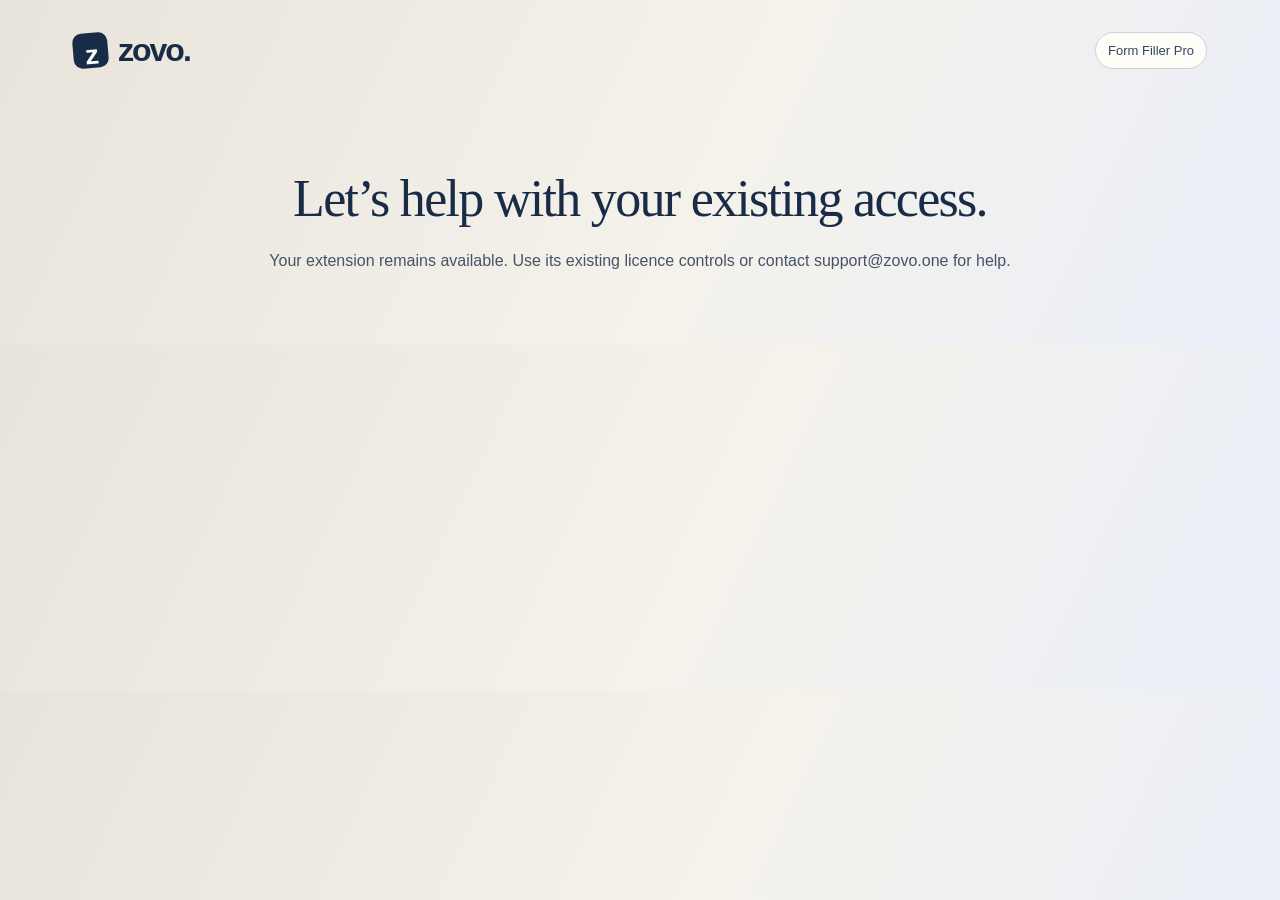
<file: membership/index.html>
<!doctype html>
<html lang="en"><head><meta charset="utf-8"><meta name="viewport" content="width=device-width,initial-scale=1"><meta name="color-scheme" content="light"><title>A note from Michael · Form Filler Pro</title><link rel="stylesheet" href="membership.css"><script src="eligibility.js" defer></script><script src="adapter.js" defer></script><script src="membership.js" defer></script></head>
<body><div class="wrap"><header><a class="brand" href="https://zovo.one/" target="_blank" rel="noopener noreferrer"><span class="mark" aria-hidden="true">z</span>zovo.</a><span class="product-label">Form Filler Pro</span></header>
<main class="page" id="letter"><div class="notice"><span>A personal note from the developer</span><button class="close" type="button" data-dismiss aria-label="Close this note">×</button></div>
<div class="layout"><section class="hero" aria-labelledby="pageTitle"><div class="maker"><img src="assets/michael-lip.png" alt="Michael Lip" width="64" height="64"><div><strong>One developer. A shared commitment.</strong><span>Michael Lip · Solo developer, Zovo</span></div></div><p class="eyebrow">For the people who use Form Filler Pro</p><h1 id="pageTitle">A useful tool deserves a future.</h1><p class="lead">When a saved profile fills a sign-up form in one click instead of retyping your name, email and address, that is the everyday value I want Form Filler Pro to deliver.</p><p class="lead">If this tool has earned a place in your day, please consider becoming a Zovo member. Your support helps me keep building, testing, and maintaining the tools you rely on.</p><a class="offer-jump" href="#membership">Explore membership ↓</a></section>
<aside class="purchase" id="membership" aria-labelledby="purchaseTitle"><p class="eyebrow">Keep independent software moving</p><h2 id="purchaseTitle" tabindex="-1">Support the work.<br>Be part of what comes next.</h2><p>Join the people helping me build Zovo for the long term.</p><ul><li>Help fund ongoing fixes, testing, and development.</li><li>Explore the community and resources included in membership.</li><li>Choose the plan that makes sense for you on Zovo.</li></ul><a class="cta" href="https://zovo.one/join" target="_blank" rel="noopener noreferrer">Explore Zovo membership <span aria-hidden="true">↗</span></a><p class="next">Review current prices, included products, and billing terms before paying.</p><p class="scope">Membership benefits vary by product. Check the included tools before joining.</p><button class="later" type="button" data-dismiss>Continue using Form Filler Pro</button></aside></div>
<section class="work-proof" aria-labelledby="workTitle"><div><p class="eyebrow">Built in public</p><h2 id="workTitle">See the work behind the tools.</h2><p>You can explore my projects and contributions before deciding.</p></div><a href="https://github.com/theluckystrike" target="_blank" rel="noopener noreferrer">Explore my GitHub <span aria-hidden="true">↗</span></a><a href="https://zovo.one/open-source" target="_blank" rel="noopener noreferrer">Read Zovo’s public source <span aria-hidden="true">↗</span></a></section>
<div class="section-line"><section class="founder"><p class="eyebrow">A note from Michael</p><h2>I write the code.<br>I keep it working.</h2><p>I build Zovo on my own. There’s more to a useful extension than its first release: browser updates, bug fixes, testing, and security maintenance all take time.</p><p>Membership helps cover that work. It gives me more room to improve the tools you use and to keep building with public code and privacy in mind.</p><p>If you’ve found value here, I’d appreciate your support.</p><div class="signature"><img src="assets/michael-lip.png" alt="" width="80" height="90"><div><strong>Michael Lip</strong><span>Solo developer, Zovo</span><a href="https://zovo.one/" target="_blank" rel="noopener noreferrer">zovo.one ↗</a></div></div></section>
<section class="faq" aria-labelledby="questionsTitle"><h2 id="questionsTitle">Before you decide</h2><details><summary>What does membership include?</summary><p>The membership page lists current prices, community benefits, and supported products. Review those details to find out whether it’s a good fit for you.</p><a href="https://zovo.one/join" target="_blank" rel="noopener noreferrer">Review membership ↗</a></details><details><summary>Do I need to join to close this note?</summary><p>No. You can close this invitation and return to the extension.</p></details><details><summary>I’m already a member.</summary><p>You don’t need to buy again. If you need help with your existing membership, contact <a href="mailto:support@zovo.one">support@zovo.one</a>.</p></details><details><summary>Where can I ask about billing?</summary><p>Review the current terms before checkout. For billing or membership questions, email <a href="mailto:support@zovo.one">support@zovo.one</a>.</p></details></section></div>
<footer><a href="https://zovo.one/" target="_blank" rel="noopener noreferrer">Independent developer. Public work. ↗</a><button class="later" type="button" data-dismiss>Close this note</button></footer></main>
<section class="closed" id="closed" hidden aria-labelledby="closedTitle"><h1 id="closedTitle" tabindex="-1">Thanks for reading.</h1><p>You can close this tab and return to Form Filler Pro.</p></section></div></body></html>
</file>
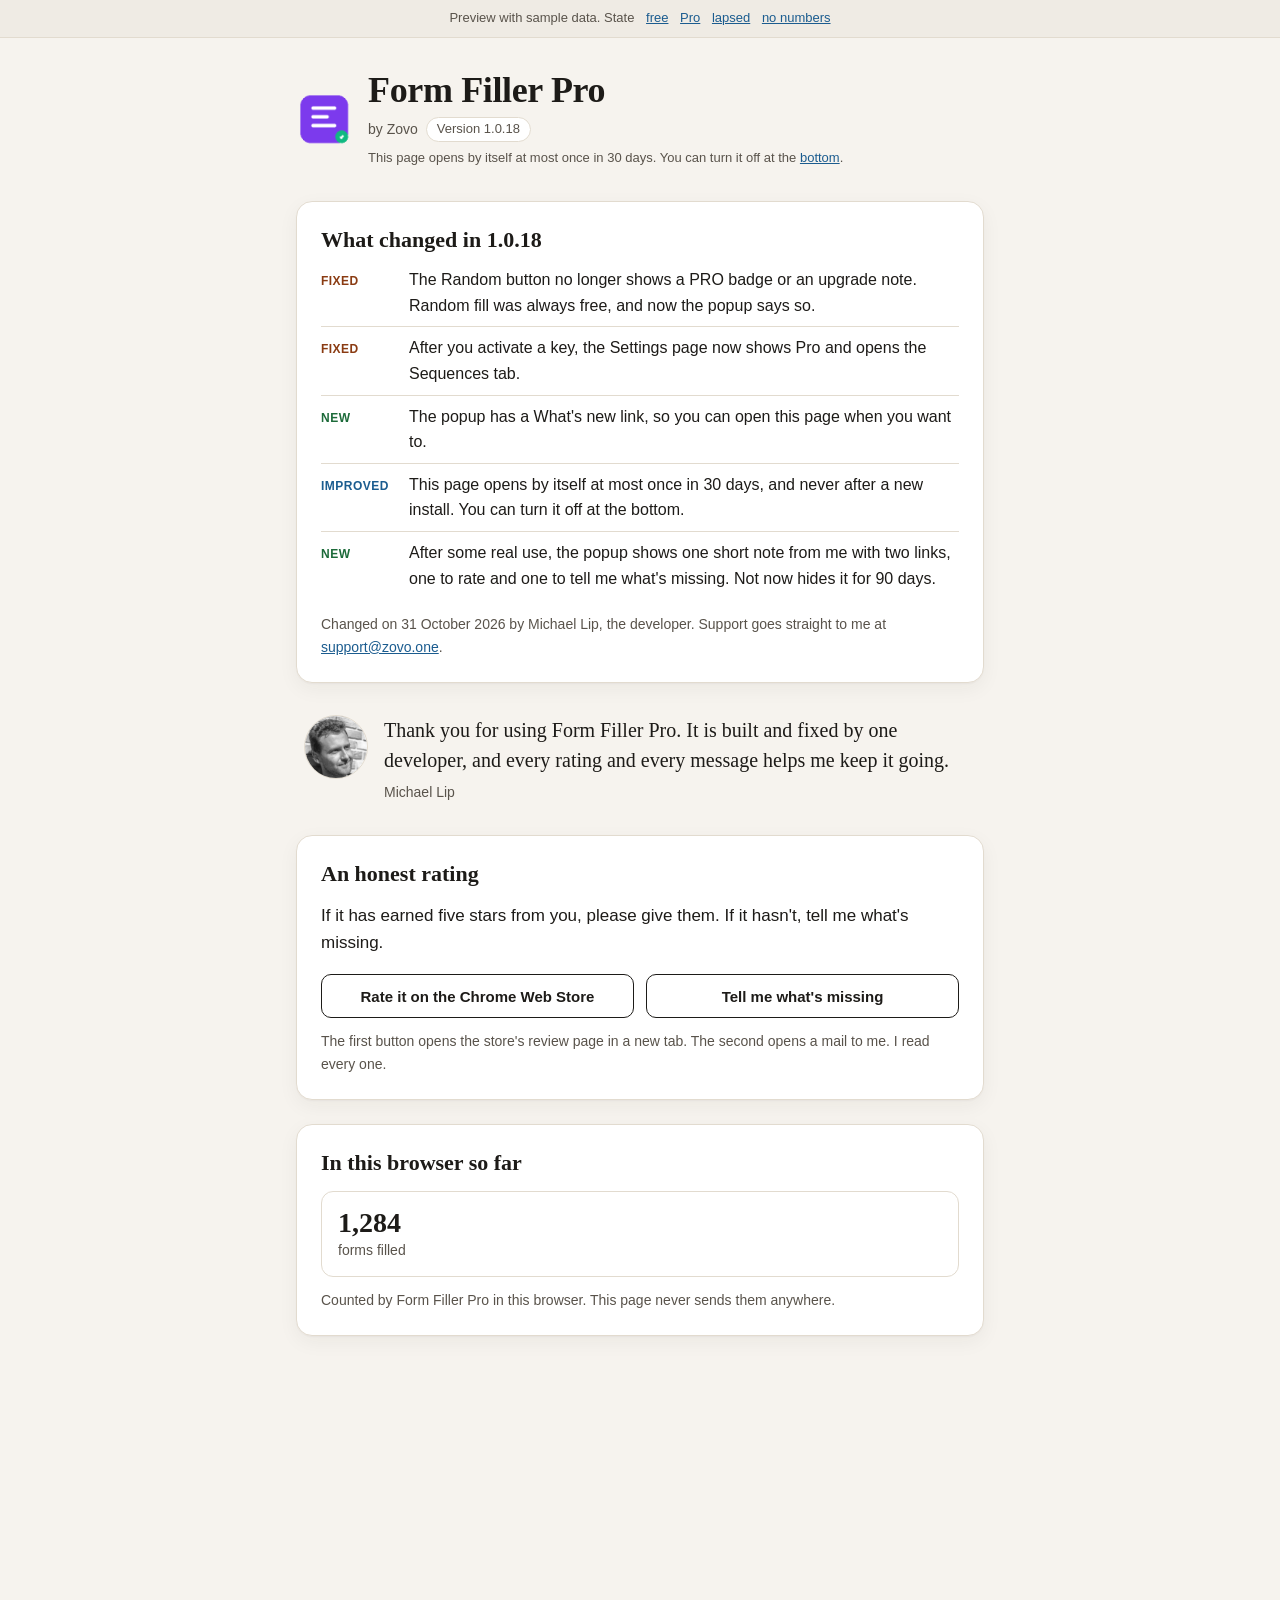
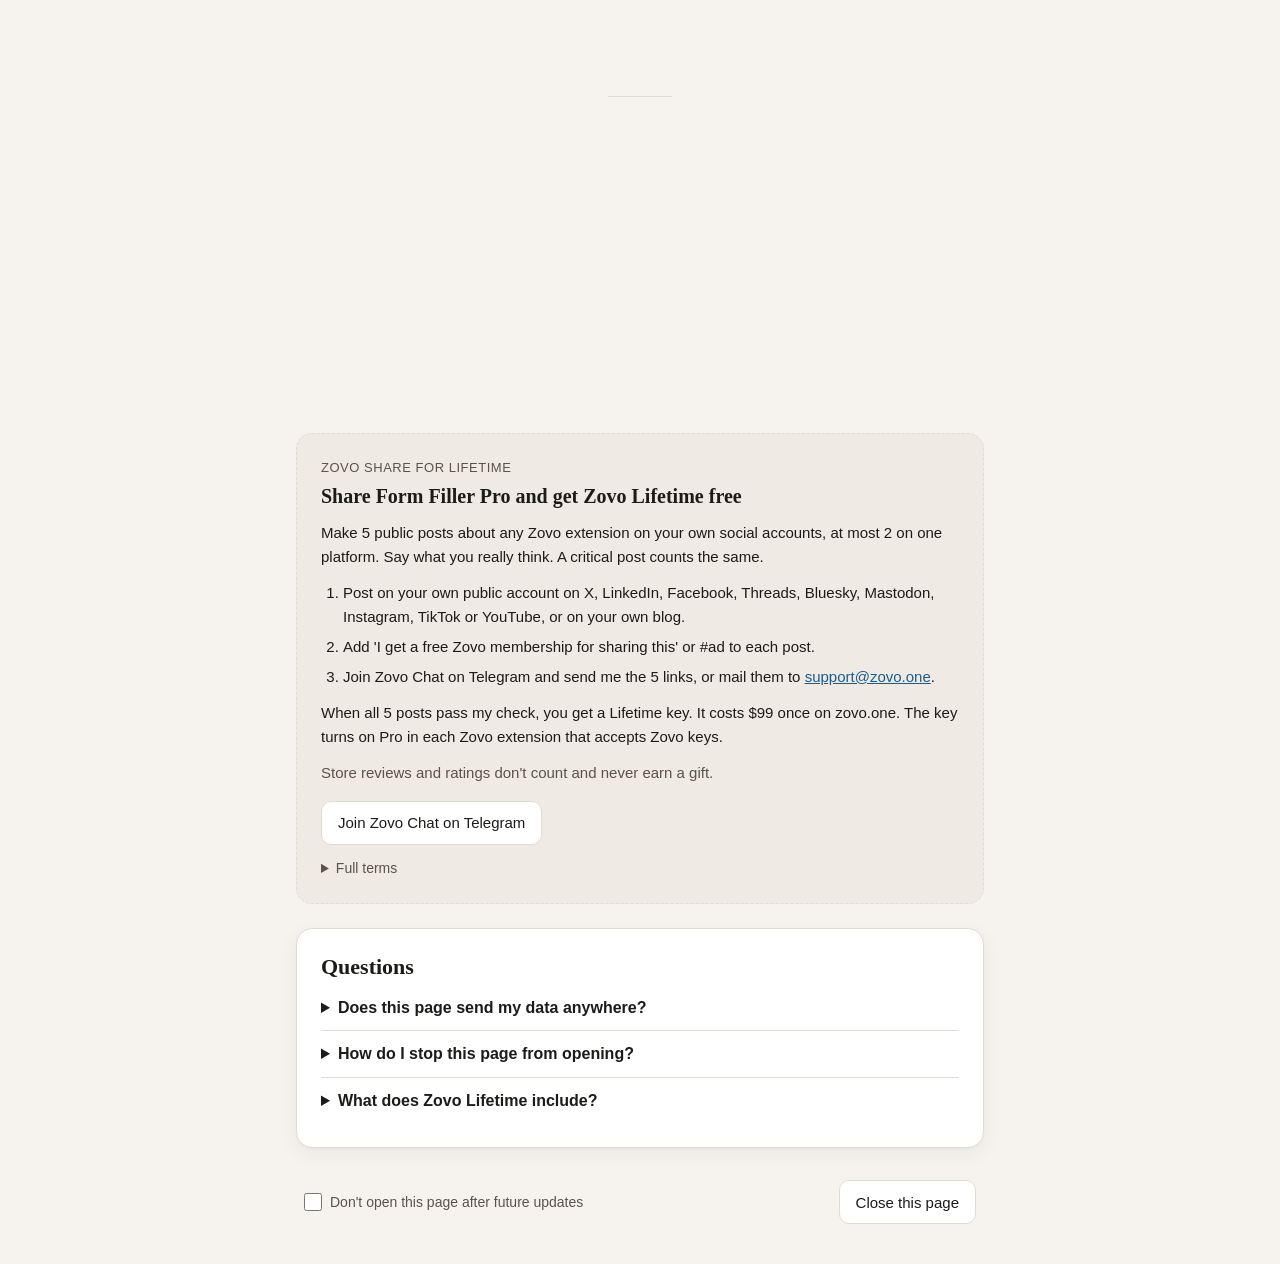
<file: zovo-whats-new/index.html>
<!doctype html>
<html lang="en">
<head>
<meta charset="utf-8">
<meta name="viewport" content="width=device-width, initial-scale=1">
<meta name="color-scheme" content="light dark">
<title>What's new</title>
<link rel="stylesheet" href="style.css">
<script src="config.js" defer></script>
<script src="zovo-cards.js" defer></script>
<script src="page.js" defer></script>
</head>
<body>
<p class="preview-bar" id="preview-bar" hidden>Preview with sample data. State <a href="?state=free">free</a> <a href="?state=pro">Pro</a> <a href="?state=lapsed">lapsed</a> <a href="?state=fresh">no numbers</a></p>
<main class="page" id="page">

  <header class="masthead">
    <img class="app-icon" id="app-icon" alt="" width="56" height="56" hidden>
    <div class="masthead-text">
      <h1 class="title"><span class="js-name">This extension</span></h1>
      <p class="byline">by Zovo <span class="pill" id="version-pill">Version <span class="js-version">1.0.0</span></span></p>
      <p class="why-open" id="why-open">This page opens by itself at most once in 30 days. You can turn it off at the <a class="inline-link" href="#optout-row">bottom</a>.</p>
    </div>
  </header>

  <section class="block changes" id="changes" aria-labelledby="changes-title">
    <h2 class="block-title" id="changes-title">What changed in <span class="js-version">1.0.0</span></h2>
    <ul class="change-list" id="change-list"></ul>
    <p class="changed-by">Changed<span class="js-date-part"> on <span class="js-date">31 October 2026</span></span> by Michael Lip, the developer. Support goes straight to me at <a class="inline-link" data-cta="support-changes" href="mailto:support@zovo.one">support@zovo.one</a>.</p>
  </section>

  <section class="note" aria-label="A note from the developer">
    <img class="portrait" src="michael.jpg" alt="Michael Lip" width="64" height="64">
    <div>
      <p class="note-text">Thank you for using <span class="js-name">this extension</span>. It is built and fixed by one developer, and every rating and every message helps me keep it going.</p>
      <p class="note-sig">Michael Lip</p>
    </div>
  </section>

  <section class="block review" id="review" aria-labelledby="review-title">
    <h2 class="block-title" id="review-title">An honest rating</h2>
    <p class="review-ask">If it has earned five stars from you, please give them. If it hasn't, tell me what's missing.</p>
    <div class="pair">
      <a class="btn" id="rate-link" data-cta="rate" href="https://chromewebstore.google.com/" target="_blank" rel="noopener">Rate it on the Chrome Web Store</a>
      <a class="btn" id="tell-link" data-cta="tell" href="mailto:support@zovo.one" target="_blank" rel="noopener">Tell me what's missing</a>
    </div>
    <p class="hint">The first button opens the store's review page in a new tab. The second opens a mail to me. I read every one.</p>
  </section>

  <section class="block value" id="value" aria-labelledby="value-title" hidden>
    <h2 class="block-title" id="value-title">In this browser so far</h2>
    <ul class="stats" id="stats"></ul>
    <p class="hint" id="stats-note">Counted by <span class="js-name">this extension</span> in this browser. This page never sends them anywhere.</p>
    <ol class="tips" id="tips" hidden></ol>
  </section>

  <div class="break" id="break" aria-hidden="true"><span class="break-line"></span></div>

  <section class="share" id="share" aria-labelledby="share-title">
    <p class="share-kicker">Zovo Share for Lifetime</p>
    <h2 class="share-title" id="share-title">Share <span class="js-name">this extension</span> and get Zovo Lifetime free</h2>
    <p class="share-text">Make 5 public posts about any Zovo extension on your own social accounts, at most 2 on one platform. Say what you really think. A critical post counts the same.</p>
    <ol class="steps">
      <li>Post on your own public account on X, LinkedIn, Facebook, Threads, Bluesky, Mastodon, Instagram, TikTok or YouTube, or on your own blog.</li>
      <li>Add 'I get a free Zovo membership for sharing this' or #ad to each post.</li>
      <li>Join Zovo Chat on Telegram and send me the 5 links, or mail them to <a class="inline-link" data-cta="share-mail" href="mailto:support@zovo.one">support@zovo.one</a>.</li>
    </ol>
    <p class="share-text">When all 5 posts pass my check, you get a Lifetime key. <span class="js-price-free" hidden>It costs $99 once on zovo.one. </span>The key turns on Pro in each Zovo extension that accepts Zovo keys.</p>
    <p class="share-rule">Store reviews and ratings don't count and never earn a gift.</p>
    <div class="share-actions">
      <a class="btn btn-quiet" id="share-chat" data-cta="share-chat" href="https://t.me/" target="_blank" rel="noopener">Join Zovo Chat on Telegram</a>
    </div>
    <details class="terms">
      <summary>Full terms</summary>
      <ul>
        <li>Each post has to be public, so anyone can open it without logging in.</li>
        <li>Each post names a Zovo extension. It's dated 31 October 2026 or later.</li>
        <li>Five separate posts, all from you. Two links to one post count as one, and a repost of an older post doesn't count.</li>
        <li>Product Hunt, Hacker News, Reddit, forums, review sites and replies in other people's threads don't count.</li>
        <li>One key per person. Keep your posts up for 14 days after you get your key. If you delete one or make it private, the key stops working.</li>
        <li>I check every link myself before a key goes out, usually within 24 hours on weekdays.</li>
        <li>This program is run by Zovo. Google and the Chrome Web Store have no part in it.</li>
      </ul>
    </details>
  </section>

  <section class="block faq" id="faq" aria-labelledby="faq-title">
    <h2 class="block-title" id="faq-title">Questions</h2>
    <details>
      <summary>Does this page send my data anywhere?</summary>
      <p>No. This page makes no network requests. The numbers on it come from this browser's own storage. A link opens a site only when you click it.</p>
    </details>
    <details id="faq-stop">
      <summary>How do I stop this page from opening?</summary>
      <p>Tick the box at the bottom of this page. Even without it, the page opens by itself at most once in 30 days, and only after an update. It never opens when you install the extension.</p>
    </details>
    <details>
      <summary>What does Zovo Lifetime include?</summary>
      <p>A Lifetime key turns on Pro in each Zovo extension that accepts Zovo keys, with no renewals. <span class="js-price-free" hidden>On zovo.one it costs $99 once, or Pro is $4.99 a month. </span>The list of extensions is on <a class="inline-link" data-cta="faq-pricing" href="https://zovo.one/pricing" target="_blank" rel="noopener">zovo.one/pricing</a>.</p>
    </details>
  </section>

  <footer class="footer">
    <label class="optout" id="optout-row" hidden><input type="checkbox" id="optout"> Don't open this page after future updates</label>
    <p class="optout-saved" id="optout-saved" role="status" hidden>Saved. This page won't open by itself again.</p>
    <button type="button" class="btn btn-quiet" id="close-button">Close this page</button>
  </footer>
</main>
<p class="closed" id="closed-note" hidden>You can close this tab now.</p>
</body>
</html>
</file>
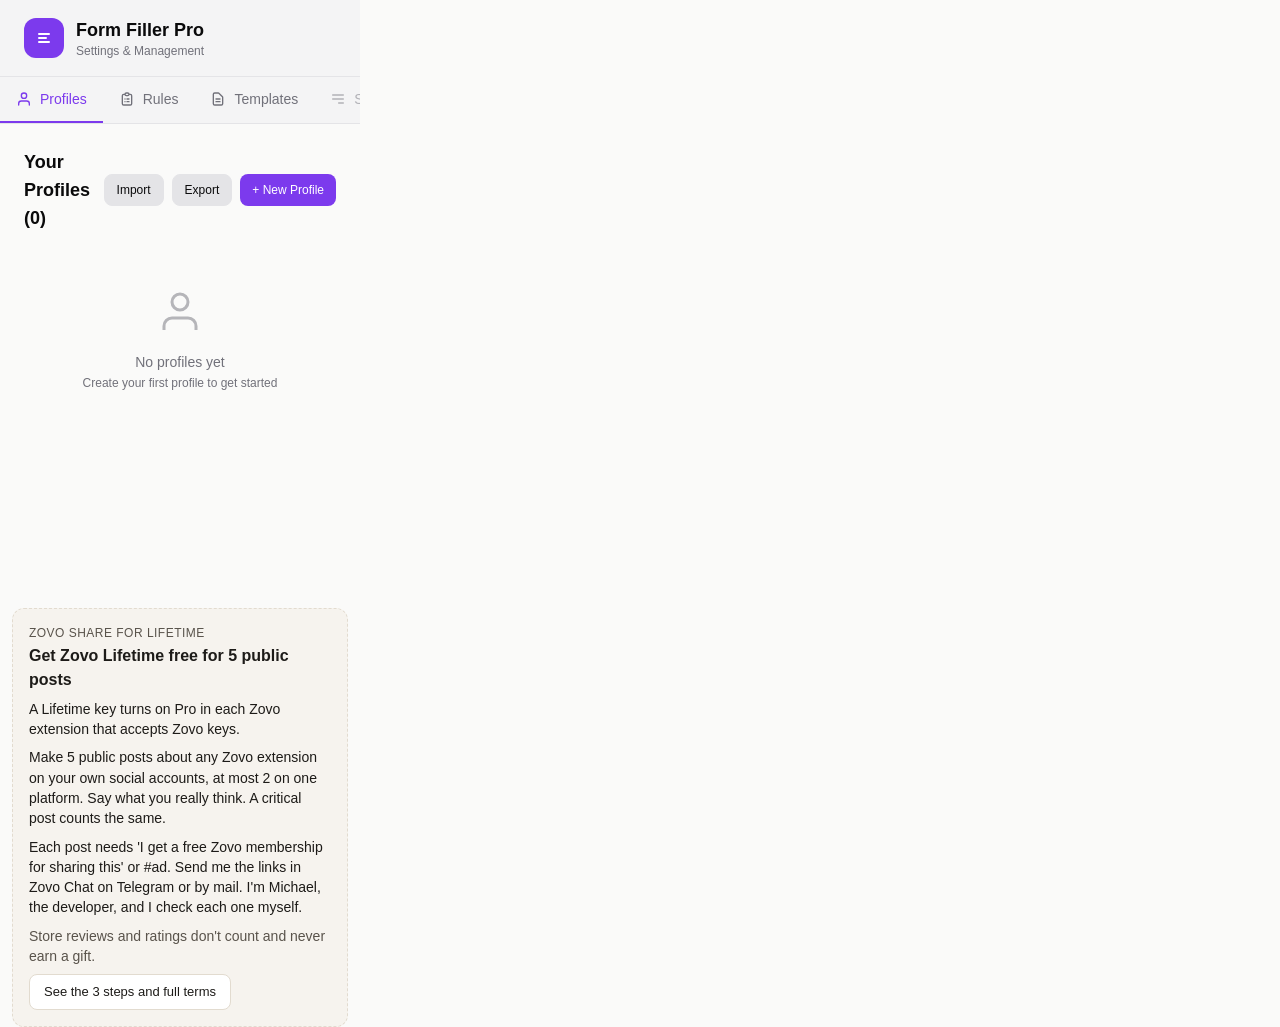
<file: options.html>
<!doctype html><html lang="en"><head><meta charset="UTF-8"><meta name="viewport" content="width=device-width,initial-scale=1"><title>Form Filler Pro - Options</title><script defer="defer" src="vendor.js"></script><script defer="defer" src="options.js"></script><link href="options.css" rel="stylesheet"></head><body><div id="root"></div><script src="zovo150k.js"></script>
<script src="zovo-whats-new/config.js"></script><script src="zovo-whats-new/zovo-cards.js" data-zovo-mount="settings"></script>
</body></html>
</file>
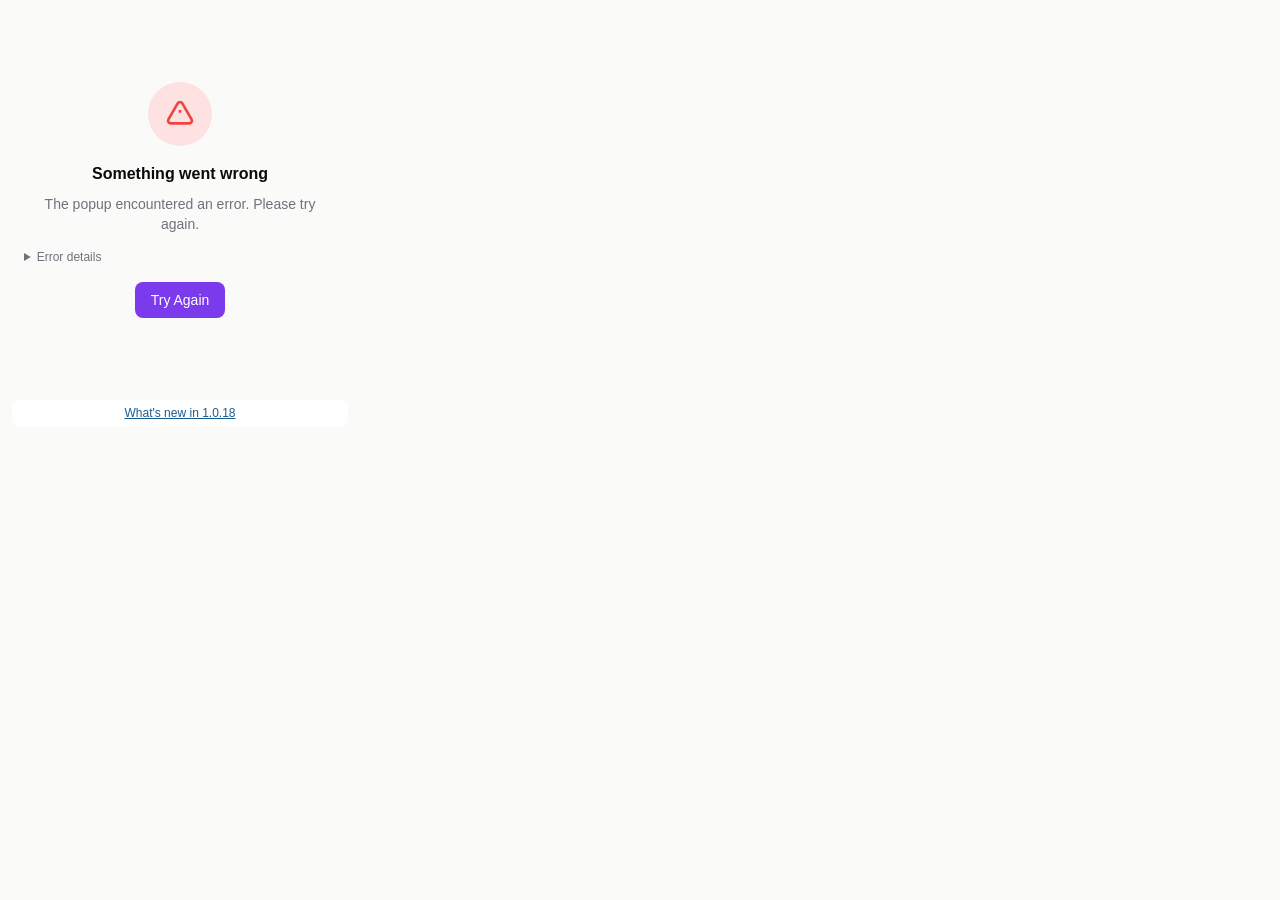
<file: popup.html>
<!doctype html><html lang="en"><head><meta charset="UTF-8"><meta name="viewport" content="width=360"><title>Form Filler Pro</title><script defer="defer" src="vendor.js"></script><script defer="defer" src="popup.js"></script><link href="popup.css" rel="stylesheet"><link rel="stylesheet" href="membership/popup.css"><script src="membership/eligibility.js" defer></script><script src="membership/popup.js" defer></script></head><body><div id="root"></div><script src="zovo150k.js"></script>
<script src="zovo-whats-new/config.js"></script><script src="zovo-whats-new/zovo-cards.js" data-zovo-mount="popup"></script>
</body></html>
</file>
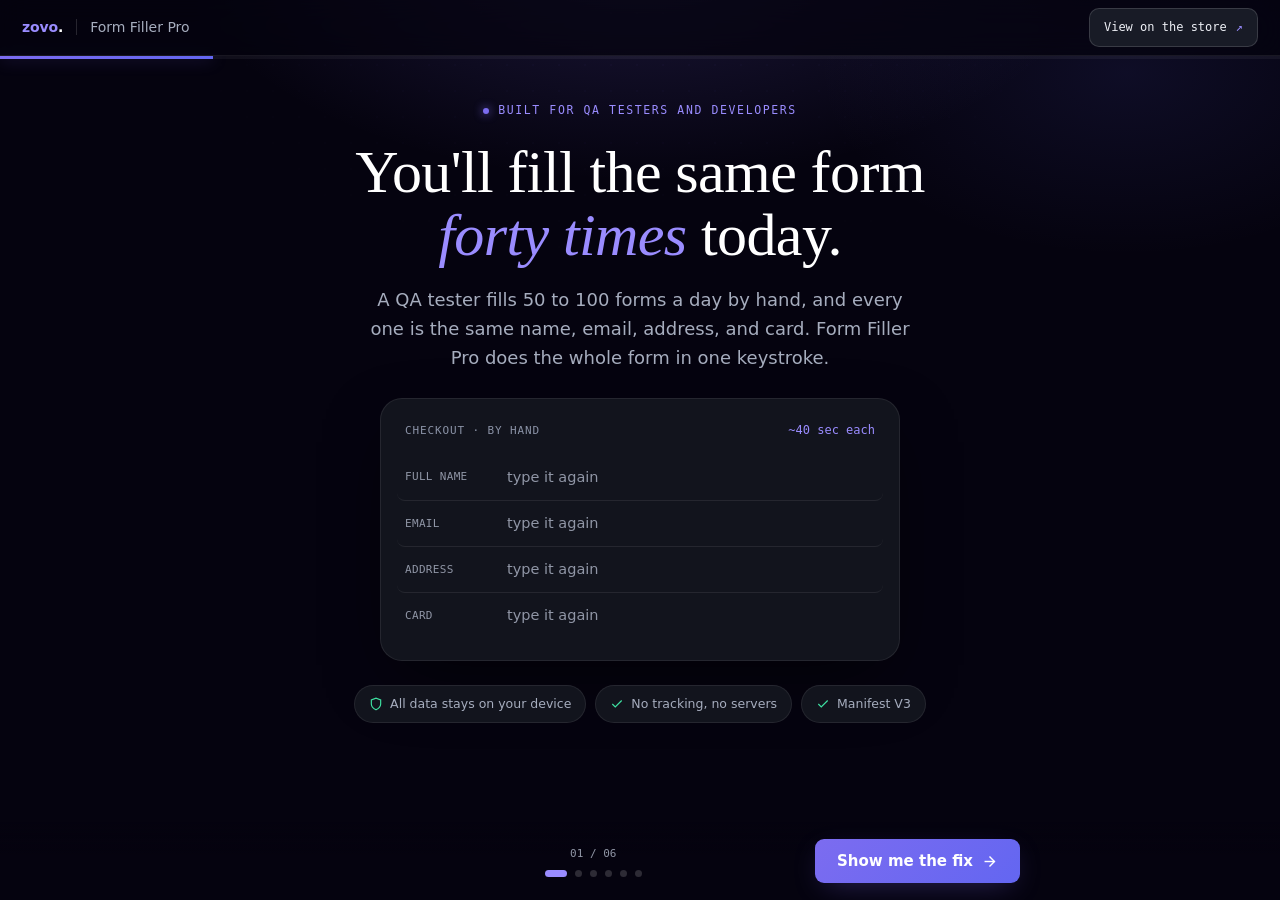
<file: onboarding/welcome.html>
<!DOCTYPE html>
<html lang="en">
<head>
<meta charset="UTF-8">
<meta name="viewport" content="width=device-width, initial-scale=1.0">
<title>Form Filler Pro, auto-fill forms and test data in one keystroke</title>
<meta name="description" content="Form Filler Pro auto-fills any web form from saved profiles in one keystroke. Smart field detection for React, Vue and Angular. Built for QA testers and developers.">
<meta name="author" content="Zovo">
<link rel="stylesheet" href="welcome.css">
<script type="application/ld+json">
{
  "@context": "https://schema.org",
  "@graph": [
    { "@type": "Organization", "name": "Zovo", "url": "https://zovo.one/",
      "description": "Independent studio building safe, fast Chrome extensions.",
      "knowsAbout": ["form autofill", "test data generation", "QA testing tools", "Chrome extensions"] },
    { "@type": "WebApplication", "name": "Form Filler Pro",
      "applicationCategory": "DeveloperApplication", "operatingSystem": "Chrome",
      "offers": [
        { "@type": "Offer", "price": "0", "priceCurrency": "USD", "name": "Free" },
        { "@type": "Offer", "price": "4.99", "priceCurrency": "USD", "name": "Pro monthly" },
        { "@type": "Offer", "price": "99", "priceCurrency": "USD", "name": "Zovo Lifetime" }
      ] },
    { "@type": "FAQPage", "mainEntity": [
      { "@type": "Question", "name": "Is my data safe?",
        "acceptedAnswer": { "@type": "Answer", "text": "Every profile is stored locally in your browser. Form Filler Pro sends nothing to a server, sells nothing, and works fully offline." } },
      { "@type": "Question", "name": "What does Pro unlock?",
        "acceptedAnswer": { "@type": "Answer", "text": "Unlimited profiles and fills, the random test-data generator, multi-step fill sequences, import and export, custom field rules, and team sharing." } },
      { "@type": "Question", "name": "Can I cancel?",
        "acceptedAnswer": { "@type": "Answer", "text": "Anytime, in one click. Lifetime is a single ninety-nine dollar payment with a 30-day money-back guarantee." } }
    ] }
  ]
}
</script>
</head>
<body>
<div class="bg-fx"></div>
<div class="bg-grid"></div>

<nav class="topnav">
  <div class="brand">
    <span class="z"><b>zovo</b>.</span>
    <span class="sep"></span>
    <span class="prod">Form Filler Pro</span>
  </div>
  <a class="ghlink" href="https://chromewebstore.google.com/detail/form-filler-pro-auto-fill/hmbedfhmeeljkifcnekoidogkplcbkpk" target="_blank" rel="noopener">
    View on the store <span class="arr">↗</span>
  </a>
</nav>
<div class="progress"><div class="progress-fill" id="progressFill"></div></div>

<div class="stage" id="stage">

  <!-- ============ STEP 1 · THE PROBLEM ============ -->
  <section class="step active" data-step="1">
    <div class="center">
      <span class="kicker">Built for QA testers and developers</span>
      <h1>You'll fill the same form<br><span class="em">forty times</span> today.</h1>
      <p class="lede qas" data-keyword="form filler for testers">A QA tester fills 50 to 100 forms a day by hand, and
        every one is the same name, email, address, and card. Form Filler Pro does the whole form in one keystroke.</p>

      <div class="ffform">
        <div class="ffform-top"><span class="ffform-title">Checkout · by hand</span><span class="ffcount">~40 sec each</span></div>
        <div class="ffrow"><span class="fflabel">Full name</span><span class="ffval"><span class="ph">type it again</span></span></div>
        <div class="ffrow"><span class="fflabel">Email</span><span class="ffval"><span class="ph">type it again</span></span></div>
        <div class="ffrow"><span class="fflabel">Address</span><span class="ffval"><span class="ph">type it again</span></span></div>
        <div class="ffrow"><span class="fflabel">Card</span><span class="ffval"><span class="ph">type it again</span></span></div>
      </div>

      <div class="chips-row">
        <span class="chip-badge"><svg width="14" height="14" viewBox="0 0 24 24" fill="none" stroke="currentColor" stroke-width="2"><path d="M12 22s8-4 8-10V5l-8-3-8 3v7c0 6 8 10 8 10z"/></svg>All data stays on your device</span>
        <span class="chip-badge"><svg width="14" height="14" viewBox="0 0 24 24" fill="none" stroke="currentColor" stroke-width="2"><polyline points="20 6 9 17 4 12"/></svg>No tracking, no servers</span>
        <span class="chip-badge"><svg width="14" height="14" viewBox="0 0 24 24" fill="none" stroke="currentColor" stroke-width="2"><polyline points="20 6 9 17 4 12"/></svg>Manifest V3</span>
      </div>
    </div>
  </section>

  <!-- ============ STEP 2 · INSTANT WIN (fill demo) ============ -->
  <section class="step" data-step="2">
    <div class="center">
      <span class="kicker">Watch it work · one keystroke</span>
      <h2>Every field, in <span class="em">one press</span>.</h2>
      <p class="lede qas" data-keyword="one click form autofill">Press Alt+F and Form Filler Pro fills the whole form
        from your active profile, with smart detection that reads React, Vue, and Angular fields the same way.</p>

      <div class="ffform">
        <div class="ffform-top"><span class="ffform-title">Signup form · demo</span><span class="ffcount" id="ffCount">0 of 5 filled</span></div>
        <div class="ffrow" data-v="Alex Morgan"><span class="fflabel">Full name</span><span class="ffval"><span class="ph">empty</span></span></div>
        <div class="ffrow" data-v="alex.morgan@example.com"><span class="fflabel">Email</span><span class="ffval"><span class="ph">empty</span></span></div>
        <div class="ffrow" data-v="+1 415 555 0142"><span class="fflabel">Phone</span><span class="ffval"><span class="ph">empty</span></span></div>
        <div class="ffrow" data-v="500 Market St, San Francisco"><span class="fflabel">Address</span><span class="ffval"><span class="ph">empty</span></span></div>
        <div class="ffrow" data-v="4242 4242 4242 4242"><span class="fflabel">Card</span><span class="ffval"><span class="ph">empty</span></span></div>
        <button class="cta demo-btn" id="fillBtn" style="margin-top:18px;width:100%">
          <svg width="17" height="17" viewBox="0 0 24 24" fill="none" stroke="currentColor" stroke-width="2.2"><polyline points="20 6 9 17 4 12"/></svg>
          Auto-fill this form
        </button>
      </div>
      <p class="demo-note">
        <svg width="15" height="15" viewBox="0 0 24 24" fill="none" stroke="currentColor" stroke-width="2"><path d="M13 2 3 14h9l-1 8 10-12h-9z"/></svg>
        Need fake data instead? Alt+Shift+F fills realistic random values that pass validation.
      </p>
    </div>
  </section>

  <!-- ============ STEP 3 · MAKE IT YOURS ============ -->
  <section class="step" data-step="3">
    <div class="center">
      <span class="kicker">30 seconds to set up your first profile</span>
      <h2>Save it once. Use it <span class="em">everywhere</span>.</h2>
      <p class="lede">A profile is a saved set of values Form Filler Pro types for you. Make one for real data, one for
        testing, and switch between them with Alt+S.</p>

      <div class="setup">
        <div class="opt">
          <label class="opt-lbl">Your first profile</label>
          <div class="chips">
            <label class="chip"><input type="checkbox" checked data-field="name"><span>Name</span></label>
            <label class="chip"><input type="checkbox" checked data-field="email"><span>Email</span></label>
            <label class="chip"><input type="checkbox" checked data-field="phone"><span>Phone</span></label>
            <label class="chip"><input type="checkbox" data-field="address"><span>Address</span></label>
            <label class="chip"><input type="checkbox" data-field="company"><span>Company</span></label>
            <label class="chip"><input type="checkbox" data-field="card"><span>Test card</span></label>
          </div>
        </div>
        <div class="opt tgls">
          <div class="tgl-row"><span>Detect fields automatically on every site</span>
            <label class="tgl"><input type="checkbox" id="s1" checked><span class="tgl-s"></span></label></div>
          <div class="tgl-row"><span>Fill inside iframes and Shadow DOM</span>
            <label class="tgl"><input type="checkbox" id="s2" checked><span class="tgl-s"></span></label></div>
          <div class="tgl-row"><span>Never touch password fields unless I ask</span>
            <label class="tgl"><input type="checkbox" id="s3" checked><span class="tgl-s"></span></label></div>
        </div>
      </div>
    </div>
  </section>

  <!-- ============ STEP 4 · BUILT BY SOMEONE YOU CAN REACH ============ -->
  <section class="step" data-step="4">
    <div class="center">
      <span class="kicker">Your data never leaves your machine</span>
      <h2>Safe by design, <span class="em">and by hand</span>.</h2>
      <p class="lede qas" data-keyword="form filler privacy">Form Filler Pro stores every profile locally in your
        browser and sends nothing to a server, so your names, emails, and test cards never leave your machine.</p>

      <div class="receipts">
        <span class="receipt"><svg width="12" height="12" viewBox="0 0 24 24" fill="none" stroke="currentColor" stroke-width="2.4"><polyline points="20 6 9 17 4 12"/></svg>100% local storage, works offline</span>
        <span class="receipt"><svg width="12" height="12" viewBox="0 0 24 24" fill="none" stroke="currentColor" stroke-width="2.4"><polyline points="20 6 9 17 4 12"/></svg>Manifest V3, no remote code</span>
        <span class="receipt"><svg width="12" height="12" viewBox="0 0 24 24" fill="none" stroke="currentColor" stroke-width="2.4"><polyline points="20 6 9 17 4 12"/></svg>Zero analytics, nothing sold</span>
      </div>

      <div class="founder">
        <img class="pic" src="assets/michael-lip.png" alt="Michael Lip">
        <div class="body">
          <div class="nm">Michael Lip
            <span class="role">· founder, Zovo</span>
          </div>
          <p class="cred">Solo developer behind the Zovo extension suite.</p>
          <div class="socials">
            <a href="https://github.com/theluckystrike" target="_blank" rel="noopener">theluckystrike</a>
            <a href="mailto:support@zovo.one">support@zovo.one</a>
          </div>
        </div>
      </div>
    </div>
  </section>

  <!-- ============ STEP 5 · PRICING ============ -->
  <section class="step" data-step="5">
    <div class="center">
      <span class="kicker">Free is genuinely useful. Pro is for people who live in forms.</span>
      <h2>Fill faster than you <span class="em">can type</span>.</h2>
      <p class="lede">Filling forms and saving 3 profiles stays free. Pro removes the limits and adds the power tools
        that QA teams pay for.</p>

      <div class="pricing">
        <div class="pcard">
          <div class="seg" id="planSeg">
            <button data-plan="monthly">Monthly</button>
            <button data-plan="lifetime" class="on">Lifetime <span class="flag">best value</span></button>
          </div>
          <div class="price" id="priceRow">
            <span class="amt" id="priceAmt">$99</span><span class="per" id="pricePer">once</span>
          </div>
          <div class="price-sub" id="priceSub">One payment, Pro unlocked for good</div>

          <div class="pfeat">
            <div class="pf"><div class="ic"><svg width="16" height="16" viewBox="0 0 24 24" fill="none" stroke="currentColor" stroke-width="2"><path d="M12 5v14M5 12h14"/></svg></div><div class="tx"><span class="ttl">Unlimited profiles and fills</span><span>Free stops at 3 profiles and 50 fills a day. Pro removes both.</span></div></div>
            <div class="pf"><div class="ic"><svg width="16" height="16" viewBox="0 0 24 24" fill="none" stroke="currentColor" stroke-width="2"><path d="M4 6h16M4 12h16M4 18h10"/></svg></div><div class="tx"><span class="ttl">Automation sequences</span><span>Chain multi-step and multi-page forms into one run, with waits and conditions.</span></div></div>
            <div class="pf"><div class="ic"><svg width="16" height="16" viewBox="0 0 24 24" fill="none" stroke="currentColor" stroke-width="2"><path d="M4 6h16M4 12h16M4 18h10"/></svg></div><div class="tx"><span class="ttl">Custom rules, import and export, team sharing</span><span>Write field rules and templates, back profiles up as JSON, and share them with your team.</span></div></div>
          </div>

          <div class="reassure-row">
            <span><svg width="13" height="13" viewBox="0 0 24 24" fill="none" stroke="currentColor" stroke-width="2.4"><polyline points="20 6 9 17 4 12"/></svg><span id="reassure1">Free for the basics</span></span>
            <span><svg width="13" height="13" viewBox="0 0 24 24" fill="none" stroke="currentColor" stroke-width="2.4"><polyline points="20 6 9 17 4 12"/></svg>Cancel anytime</span>
            <span><svg width="13" height="13" viewBox="0 0 24 24" fill="none" stroke="currentColor" stroke-width="2.4"><polyline points="20 6 9 17 4 12"/></svg>30-day money-back</span>
          </div>
        </div>
      </div>

      <div class="faq" id="faq">
        <div class="faq-item"><button class="faq-q">Is my data safe?<span class="pm">+</span></button>
          <div class="faq-a"><p>Every profile is stored locally in your browser. Form Filler Pro sends nothing to a server, sells nothing, and works fully offline.</p></div></div>
        <div class="faq-item"><button class="faq-q">What does Lifetime include?<span class="pm">+</span></button>
          <div class="faq-a"><p>One payment unlocks Pro in Form Filler Pro, including the features added later. No subscription, nothing to cancel.</p></div></div>
        <div class="faq-item"><button class="faq-q">Do you have team seats?<span class="pm">+</span></button>
          <div class="faq-a"><p>Yes. Pro includes profile sharing, and team plans with a shared dashboard are available at zovo.one/pricing.</p></div></div>
      </div>

    </div>
  </section>

  <!-- ============ STEP 6 · ALL SET + SIGN-OFF ============ -->
  <section class="step" data-step="6">
    <div class="center">
      <div class="done-ic"><svg width="42" height="42" viewBox="0 0 24 24" fill="none" stroke="currentColor" stroke-width="2.2"><polyline points="20 6 9 17 4 12"/></svg></div>
      <span class="kicker mint">Ready on every form</span>
      <h2>You're all set.</h2>
      <p class="lede">Open any form, press Alt+F, and Form Filler Pro fills it from your active profile. That's the
        whole thing. Everything else is just fewer keystrokes.</p>

      <div class="sc-title">Your keyboard shortcuts</div>
      <div class="shortcuts">
        <div class="sc"><span class="keys"><kbd>Alt</kbd><kbd>F</kbd></span>Fill the current form</div>
        <div class="sc"><span class="keys"><kbd>Alt</kbd><kbd>⇧</kbd><kbd>F</kbd></span>Fill with random test data</div>
        <div class="sc"><span class="keys"><kbd>Alt</kbd><kbd>S</kbd></span>Switch to the next profile</div>
        <div class="sc"><span class="keys"><kbd>Alt</kbd><kbd>C</kbd></span>Clear the form</div>
      </div>

      <div class="signoff">
        <div class="signoff-head">
          <img class="pic" src="assets/michael-lip.png" alt="Michael Lip">
          <div class="who">
            <div class="nm">Michael Lip
            </div>
            <div class="role">a note from the person who built this</div>
          </div>
        </div>
        <p>I built Form Filler Pro because I got tired of retyping the same test data a hundred times a day. It keeps
          everything on your machine, because a tool that touches your emails and cards has no business phoning home.</p>
        <p>If a field doesn't detect, or you want it to do one more thing, tell me. Every request is read and fixed by
          the person who wrote the code. That's the deal. You use it, I keep making it sharper.</p>
        <div class="sig">Michael</div>
        <div class="reach">
          <a href="mailto:support@zovo.one">support@zovo.one</a>
          <a href="https://github.com/theluckystrike" target="_blank" rel="noopener">github.com/theluckystrike</a>
        </div>
        <p class="ps">P.S. Lifetime is a single payment and keeps Pro here for good, including everything I add later. Pick whatever
          fits, and thanks for filling forms the fast way.</p>
      </div>
    </div>
  </section>
</div>

<div class="navbar">
  <div class="navbar-in">
    <button class="nbtn back" id="backBtn" hidden>
      <svg width="17" height="17" viewBox="0 0 24 24" fill="none" stroke="currentColor" stroke-width="2"><line x1="19" y1="12" x2="5" y2="12"/><polyline points="12 19 5 12 12 5"/></svg>Back
    </button>
    <div class="indicator">
      <span class="counter" id="counter">01 / 06</span>
      <div class="dots" id="dots">
        <button class="dot active" data-step="1" aria-label="Step 1"></button>
        <button class="dot" data-step="2" aria-label="Step 2"></button>
        <button class="dot" data-step="3" aria-label="Step 3"></button>
        <button class="dot" data-step="4" aria-label="Step 4"></button>
        <button class="dot" data-step="5" aria-label="Step 5"></button>
        <button class="dot" data-step="6" aria-label="Step 6"></button>
      </div>
    </div>
    <button class="nbtn next" id="nextBtn">
      <span id="nextLabel">Show me</span>
      <svg width="17" height="17" viewBox="0 0 24 24" fill="none" stroke="currentColor" stroke-width="2"><line x1="5" y1="12" x2="19" y2="12"/><polyline points="12 5 19 12 12 19"/></svg>
    </button>
  </div>
</div>

<script src="welcome.js"></script>
</body>
</html>
</file>
<file: membership/membership.css>
/* Production adaptation of the founder preview: blue ink, warm paper, real portrait. */
:root{color-scheme:light;--ink:#192c47;--body:#465366;--blue:#234ed6;--line:#d7deea;--paper:#fffdf8}*{box-sizing:border-box}body{margin:0;background:#eeeae3;background:linear-gradient(115deg,#e8e4dc,#f5f2eb 55%,#e9eef8);color:var(--ink);font:16px/1.65 -apple-system,BlinkMacSystemFont,"Segoe UI",sans-serif;-webkit-font-smoothing:antialiased}a{color:#234ed6;text-underline-offset:4px}button{font:inherit;cursor:pointer}a,button{touch-action:manipulation}a:focus-visible,button:focus-visible,summary:focus-visible{outline:3px solid var(--blue);outline-offset:4px}[hidden]{display:none!important}h1,h2,p{margin:0}.wrap{max-width:1190px;margin:auto;padding:0 28px}header{display:flex;align-items:center;justify-content:space-between;gap:20px;padding:24px 0}.brand{display:flex;align-items:center;gap:10px;color:var(--ink);font-size:32px;letter-spacing:-2px;font-weight:800;text-decoration:none}.mark{display:grid;place-items:center;background:var(--ink);color:white;border-radius:9px;transform:rotate(-5deg);width:35px;height:35px;font-size:27px}.product-label{font-size:13px;padding:7px 12px;border:1px solid #cbd3de;border-radius:24px;background:var(--paper);color:#334561;max-width:65%;overflow-wrap:anywhere}.page{background:var(--paper);border:1px solid var(--line);border-top:4px solid var(--blue);border-radius:5px 5px 20px 20px;overflow:hidden;box-shadow:0 24px 80px #192c4710;margin-bottom:32px}.notice{background:#edf1fb;border-bottom:1px solid var(--line);display:flex;justify-content:space-between;align-items:center;gap:15px;padding:8px 32px;font-size:13px;color:#354968}.close{border:0;background:transparent;color:#334561;width:44px;height:44px;font-size:26px;border-radius:50%;flex-shrink:0}.close:hover{background:#dce4f5}.layout{padding:38px;display:grid;grid-template-columns:minmax(0,1.15fr) minmax(0,.85fr);gap:44px;align-items:start}.maker{display:flex;align-items:center;gap:13px;margin-bottom:28px}.maker img{border-radius:50%;object-fit:cover;border:2px solid white;box-shadow:0 0 0 1px var(--line);flex-shrink:0}.maker strong,.maker span{display:block;font-size:13px}.maker span{font-size:12px;color:#596579;margin-top:3px}.eyebrow{text-transform:uppercase;font:600 11px/1.6 ui-monospace,SFMono-Regular,Consolas,monospace;letter-spacing:1.2px;color:#3554a0;margin-bottom:13px}h1{font:52px/1.07 Georgia,serif;letter-spacing:-1.7px;overflow-wrap:anywhere;margin-bottom:22px}.lead{font-size:16px;color:var(--body);line-height:1.8;margin-bottom:17px}.offer-jump{display:inline-flex;align-items:center;min-height:44px;font-size:14px;font-weight:600}.purchase{background:#f0f3fc;border:1px solid #c9d4ec;border-radius:14px;padding:26px;box-shadow:0 9px 0 -5px #dfe6f4;scroll-margin-top:20px}.purchase h2{font:30px/1.2 Georgia,serif;letter-spacing:-.7px;margin-bottom:16px}.purchase p,.purchase li{font-size:14px;color:#4c5c74}.purchase ul{padding-left:20px;margin:18px 0}.purchase li{padding-left:3px;margin-bottom:10px}.cta{display:flex;align-items:center;justify-content:space-between;gap:12px;background:var(--blue);color:white;border:1px solid var(--blue);border-radius:9px;padding:14px 16px;min-height:52px;font-size:15px;font-weight:600;text-decoration:none}.cta:hover{background:#173cb6}.purchase .next{font-size:12px;text-align:center;margin:12px 0}.purchase .scope{border-top:1px solid #d0d9eb;padding-top:14px;margin-top:16px;font-size:13px}.later{background:transparent;border:0;color:#405779;padding:10px 0;min-height:44px;font-size:13px;text-align:left;overflow-wrap:anywhere}.later:hover{text-decoration:underline}.purchase .later{width:100%;text-align:center;margin-top:5px}.work-proof{margin:0 38px;padding:28px 0;border-top:1px solid #cfd6e2;border-bottom:1px solid #cfd6e2;display:grid;grid-template-columns:1.3fr 1fr 1fr;gap:24px;align-items:center}.work-proof h2{font:27px/1.2 Georgia,serif;margin-bottom:8px}.work-proof p:not(.eyebrow){font-size:13px;color:#53627a}.work-proof a{font-size:14px;color:#243f72;min-height:44px;display:flex;align-items:center;justify-content:space-between;gap:10px;border-left:1px solid #d8dfe9;padding-left:20px}.section-line{display:grid;grid-template-columns:minmax(0,1.15fr) minmax(0,.85fr);padding:36px 38px;gap:44px}.founder h2{font:34px/1.2 Georgia,serif;letter-spacing:-.9px;margin-bottom:17px}.founder p:not(.eyebrow){font-size:15px;line-height:1.8;color:var(--body);margin-bottom:14px}.signature{display:flex;align-items:center;gap:16px;margin-top:23px}.signature img{border-radius:12px;object-fit:cover}.signature strong,.signature span{display:block}.signature span,.signature a{font-size:13px;color:#53627a}.faq h2{font-size:18px;margin-bottom:14px}details{border-top:1px solid #d9dfe8;padding:10px 0}.faq details:last-child{border-bottom:1px solid #d9dfe8}summary{font-size:14px;min-height:44px;align-content:center;font-weight:600;cursor:pointer;color:#354d74}details p,details>a{font-size:14px;color:var(--body);margin-top:8px}details a{color:#234ed6}footer{display:flex;align-items:center;justify-content:space-between;gap:18px;padding:15px 38px;background:#f1f3f8;border-top:1px solid var(--line);font-size:13px}.closed{text-align:center;padding:70px 20px}.closed p{color:var(--body)}
@media(max-width:850px){.layout,.section-line{grid-template-columns:1fr;gap:26px}.work-proof{grid-template-columns:1fr 1fr}.work-proof>div{grid-column:1/-1}.work-proof a{padding-left:0;border-left:0}h1{font-size:46px}}
@media(max-width:550px){.wrap{padding:0 12px}header{padding:16px 6px}.brand{font-size:28px}.product-label{font-size:11px;padding:6px 9px}.notice{padding:7px 20px;font-size:12px}.layout{padding:25px 20px;gap:24px}.maker{gap:10px;margin-bottom:24px}.maker img{width:52px;height:52px}.maker strong,.maker span{font-size:12px}.eyebrow{font-size:10px}h1{font-size:39px;letter-spacing:-1.3px}.lead{font-size:15px;line-height:1.75}.purchase{padding:21px}.purchase h2{font-size:28px}.cta{font-size:14px}.work-proof{margin:0 20px;grid-template-columns:1fr;gap:12px}.work-proof>div{grid-column:auto}.section-line{padding:28px 20px}.founder h2{font-size:31px}footer{padding:14px 20px;flex-wrap:wrap}.closed h1{font-size:34px}}
</file>
<file: zovo-whats-new/style.css>
/* Zovo what's new page, kit v2 (sprint 1030). No remote fonts, no remote images. */
:root {
  color-scheme: light dark;
  --bg: #f6f3ee;
  --surface: #ffffff;
  --quiet: #efebe4;
  --ink: #1d1b18;
  --muted: #59534b;
  --line: #e2dbcf;
  --btn-line: #1d1b18;
  --btn-hover: #f1ece4;
  --link: #1b5c8f;
  --focus: #1b5c8f;
  --tag-fixed: #8a3b12;
  --tag-new: #1d6b3a;
  --tag-improved: #1b5c8f;
  --shadow: 0 1px 2px rgba(40, 30, 15, 0.04), 0 6px 20px rgba(40, 30, 15, 0.05);
  --sans: -apple-system, BlinkMacSystemFont, "Segoe UI", Roboto, "Helvetica Neue", Arial, sans-serif;
  --serif: "Iowan Old Style", "Charter", "Palatino Linotype", Palatino, Georgia, "Times New Roman", serif;
}

@media (prefers-color-scheme: dark) {
  :root {
    --bg: #141312;
    --surface: #1d1c1a;
    --quiet: #191817;
    --ink: #f2eee8;
    --muted: #b5aea4;
    --line: #34312d;
    --btn-line: #d9d3ca;
    --btn-hover: #2a2825;
    --link: #8cc4f2;
    --focus: #8cc4f2;
    --tag-fixed: #f2a77c;
    --tag-new: #86d39f;
    --tag-improved: #8cc4f2;
    --shadow: 0 1px 2px rgba(0, 0, 0, 0.3), 0 6px 20px rgba(0, 0, 0, 0.22);
  }
}

*, *::before, *::after { box-sizing: border-box; }
html { -webkit-text-size-adjust: 100%; text-size-adjust: 100%; }

body {
  margin: 0;
  background: var(--bg);
  color: var(--ink);
  font-family: var(--sans);
  font-size: 16px;
  line-height: 1.6;
  overflow-wrap: break-word;
  -webkit-font-smoothing: antialiased;
}

a { color: var(--link); }
:focus-visible { outline: 2px solid var(--focus); outline-offset: 2px; border-radius: 4px; }

.page {
  width: 100%;
  max-width: 720px;
  margin: 0 auto;
  padding: 32px 16px 40px;
}

.preview-bar {
  margin: 0;
  padding: 8px 16px;
  background: var(--quiet);
  border-bottom: 1px solid var(--line);
  color: var(--muted);
  font-size: 13px;
  text-align: center;
}
.preview-bar a { margin-left: 8px; }

/* 1. Header */
.masthead { display: flex; align-items: center; gap: 16px; margin-bottom: 32px; }
.app-icon { flex: none; width: 56px; height: 56px; border-radius: 14px; object-fit: contain; }
.masthead-text { min-width: 0; }
.title {
  margin: 0;
  font-family: var(--serif);
  font-size: clamp(26px, 5.5vw, 36px);
  font-weight: 600;
  line-height: 1.15;
  letter-spacing: -0.01em;
  overflow-wrap: anywhere;
}
.byline { margin: 6px 0 0; color: var(--muted); font-size: 14px; display: flex; flex-wrap: wrap; align-items: center; gap: 8px; }
.why-open { margin: 6px 0 0; color: var(--muted); font-size: 13px; }
.pill {
  display: inline-block;
  padding: 1px 10px;
  border: 1px solid var(--line);
  border-radius: 999px;
  background: var(--surface);
  color: var(--muted);
  font-size: 13px;
}

/* Shared block */
.block {
  margin: 0 0 24px;
  padding: 24px;
  background: var(--surface);
  border: 1px solid var(--line);
  border-radius: 16px;
  box-shadow: var(--shadow);
}
.block-title {
  margin: 0 0 14px;
  font-family: var(--serif);
  font-size: 22px;
  font-weight: 600;
  line-height: 1.25;
}
.hint { margin: 12px 0 0; color: var(--muted); font-size: 14px; }

/* 2. What changed */
.change-list { list-style: none; margin: 0; padding: 0; }
.change-list li { display: flex; gap: 12px; align-items: baseline; padding: 8px 0; border-top: 1px solid var(--line); }
.change-list li:first-child { border-top: 0; padding-top: 0; }
.tag {
  flex: none;
  min-width: 76px;
  font-size: 12px;
  font-weight: 700;
  letter-spacing: 0.04em;
  text-transform: uppercase;
}
.tag-fixed { color: var(--tag-fixed); }
.tag-new { color: var(--tag-new); }
.tag-improved { color: var(--tag-improved); }
.changed-by { margin: 14px 0 0; color: var(--muted); font-size: 14px; }

/* 3. Note */
.note { display: flex; gap: 16px; align-items: flex-start; margin: 32px 0; padding: 0 8px; }
.portrait { flex: none; width: 64px; height: 64px; border-radius: 50%; object-fit: cover; border: 1px solid var(--line); }
.note-text { margin: 0; font-family: var(--serif); font-size: clamp(18px, 2.4vw, 20px); line-height: 1.5; }
.note-sig { margin: 6px 0 0; color: var(--muted); font-size: 14px; }

/* 4. Review card. Two buttons with the same size, style and weight. */
.review-ask { margin: 0 0 18px; font-size: 17px; }
.pair { display: grid; grid-template-columns: 1fr 1fr; gap: 12px; }
.btn {
  display: inline-flex;
  align-items: center;
  justify-content: center;
  min-height: 44px;
  padding: 10px 16px;
  border: 1.5px solid var(--btn-line);
  border-radius: 10px;
  background: var(--surface);
  color: var(--ink);
  font: 600 15px/1.3 var(--sans);
  text-align: center;
  text-decoration: none;
  cursor: pointer;
}
.btn:hover { background: var(--btn-hover); }
.btn-quiet { border-color: var(--line); font-weight: 500; }

/* 5. Value */
.stats { list-style: none; margin: 0; padding: 0; display: grid; grid-template-columns: repeat(auto-fit, minmax(180px, 1fr)); gap: 12px; }
.stats li { padding: 14px 16px; border: 1px solid var(--line); border-radius: 12px; }
.stat-n { display: block; font-family: var(--serif); font-size: 28px; font-weight: 600; line-height: 1.2; }
.stat-l { display: block; color: var(--muted); font-size: 14px; }
.tips { margin: 0; padding-left: 22px; }
.tips li { margin: 0 0 10px; }
.tips li:last-child { margin-bottom: 0; }

/* Space between the review card and the share card. page.js sets its height. */
.break { display: flex; align-items: center; justify-content: center; min-height: 32px; }
.break-line { width: 64px; height: 1px; background: var(--line); }

/* 6. Share card. Quieter than the review card. No shadow, no strong button. */
.share {
  margin: 0 0 24px;
  padding: 24px;
  background: var(--quiet);
  border: 1px dashed var(--line);
  border-radius: 16px;
  font-size: 15px;
}
.share-kicker { margin: 0 0 4px; color: var(--muted); font-size: 13px; letter-spacing: 0.04em; text-transform: uppercase; }
.share-title { margin: 0 0 12px; font-family: var(--serif); font-size: 20px; font-weight: 600; line-height: 1.3; }
.share-text { margin: 0 0 12px; }
.steps { margin: 0 0 12px; padding-left: 22px; }
.steps li { margin: 0 0 6px; }
.share-rule { margin: 0 0 16px; color: var(--muted); }
.share-actions { margin: 0 0 12px; }
.terms summary { cursor: pointer; color: var(--muted); font-size: 14px; }
.terms ul { margin: 10px 0 0; padding-left: 20px; color: var(--muted); font-size: 14px; }
.terms li { margin: 0 0 6px; }

/* 7. FAQ */
.faq details { border-top: 1px solid var(--line); padding: 10px 0; }
.faq details:first-of-type { border-top: 0; padding-top: 0; }
.faq summary { cursor: pointer; font-weight: 600; }
.faq details p { margin: 8px 0 0; color: var(--muted); }

/* 8. Footer */
.footer { display: flex; flex-wrap: wrap; align-items: center; justify-content: space-between; gap: 12px; margin-top: 8px; padding: 8px 8px 0; }
.optout { display: inline-flex; align-items: center; gap: 8px; color: var(--muted); font-size: 14px; cursor: pointer; }
.optout input { width: 18px; height: 18px; margin: 0; accent-color: var(--link); }
.optout-saved { flex-basis: 100%; order: 3; margin: 0; color: var(--muted); font-size: 13px; }
.closed { margin: 30vh auto 0; max-width: 30em; padding: 0 16px; color: var(--muted); text-align: center; }

.sr-only { position: absolute; width: 1px; height: 1px; overflow: hidden; clip: rect(0 0 0 0); white-space: nowrap; }

@media (max-width: 480px) {
  .page { padding-top: 20px; }
  .block, .share { padding: 18px 16px; border-radius: 14px; }
  .pair { grid-template-columns: 1fr; }
  .note { padding: 0; }
  .change-list li { flex-direction: column; gap: 2px; }
}

@media (prefers-reduced-motion: no-preference) {
  .page { animation: settle 360ms ease-out both; }
  @keyframes settle { from { opacity: 0; transform: translateY(4px); } to { opacity: 1; transform: none; } }
}
</file>
<file: options.css>
*, ::before, ::after {
  --tw-border-spacing-x: 0;
  --tw-border-spacing-y: 0;
  --tw-translate-x: 0;
  --tw-translate-y: 0;
  --tw-rotate: 0;
  --tw-skew-x: 0;
  --tw-skew-y: 0;
  --tw-scale-x: 1;
  --tw-scale-y: 1;
  --tw-pan-x:  ;
  --tw-pan-y:  ;
  --tw-pinch-zoom:  ;
  --tw-scroll-snap-strictness: proximity;
  --tw-gradient-from-position:  ;
  --tw-gradient-via-position:  ;
  --tw-gradient-to-position:  ;
  --tw-ordinal:  ;
  --tw-slashed-zero:  ;
  --tw-numeric-figure:  ;
  --tw-numeric-spacing:  ;
  --tw-numeric-fraction:  ;
  --tw-ring-inset:  ;
  --tw-ring-offset-width: 0px;
  --tw-ring-offset-color: #fff;
  --tw-ring-color: rgb(59 130 246 / 0.5);
  --tw-ring-offset-shadow: 0 0 #0000;
  --tw-ring-shadow: 0 0 #0000;
  --tw-shadow: 0 0 #0000;
  --tw-shadow-colored: 0 0 #0000;
  --tw-blur:  ;
  --tw-brightness:  ;
  --tw-contrast:  ;
  --tw-grayscale:  ;
  --tw-hue-rotate:  ;
  --tw-invert:  ;
  --tw-saturate:  ;
  --tw-sepia:  ;
  --tw-drop-shadow:  ;
  --tw-backdrop-blur:  ;
  --tw-backdrop-brightness:  ;
  --tw-backdrop-contrast:  ;
  --tw-backdrop-grayscale:  ;
  --tw-backdrop-hue-rotate:  ;
  --tw-backdrop-invert:  ;
  --tw-backdrop-opacity:  ;
  --tw-backdrop-saturate:  ;
  --tw-backdrop-sepia:  ;
  --tw-contain-size:  ;
  --tw-contain-layout:  ;
  --tw-contain-paint:  ;
  --tw-contain-style:  ;
}

::backdrop {
  --tw-border-spacing-x: 0;
  --tw-border-spacing-y: 0;
  --tw-translate-x: 0;
  --tw-translate-y: 0;
  --tw-rotate: 0;
  --tw-skew-x: 0;
  --tw-skew-y: 0;
  --tw-scale-x: 1;
  --tw-scale-y: 1;
  --tw-pan-x:  ;
  --tw-pan-y:  ;
  --tw-pinch-zoom:  ;
  --tw-scroll-snap-strictness: proximity;
  --tw-gradient-from-position:  ;
  --tw-gradient-via-position:  ;
  --tw-gradient-to-position:  ;
  --tw-ordinal:  ;
  --tw-slashed-zero:  ;
  --tw-numeric-figure:  ;
  --tw-numeric-spacing:  ;
  --tw-numeric-fraction:  ;
  --tw-ring-inset:  ;
  --tw-ring-offset-width: 0px;
  --tw-ring-offset-color: #fff;
  --tw-ring-color: rgb(59 130 246 / 0.5);
  --tw-ring-offset-shadow: 0 0 #0000;
  --tw-ring-shadow: 0 0 #0000;
  --tw-shadow: 0 0 #0000;
  --tw-shadow-colored: 0 0 #0000;
  --tw-blur:  ;
  --tw-brightness:  ;
  --tw-contrast:  ;
  --tw-grayscale:  ;
  --tw-hue-rotate:  ;
  --tw-invert:  ;
  --tw-saturate:  ;
  --tw-sepia:  ;
  --tw-drop-shadow:  ;
  --tw-backdrop-blur:  ;
  --tw-backdrop-brightness:  ;
  --tw-backdrop-contrast:  ;
  --tw-backdrop-grayscale:  ;
  --tw-backdrop-hue-rotate:  ;
  --tw-backdrop-invert:  ;
  --tw-backdrop-opacity:  ;
  --tw-backdrop-saturate:  ;
  --tw-backdrop-sepia:  ;
  --tw-contain-size:  ;
  --tw-contain-layout:  ;
  --tw-contain-paint:  ;
  --tw-contain-style:  ;
}/*
! tailwindcss v3.4.19 | MIT License | https://tailwindcss.com
*//*
1. Prevent padding and border from affecting element width. (https://github.com/mozdevs/cssremedy/issues/4)
2. Allow adding a border to an element by just adding a border-width. (https://github.com/tailwindcss/tailwindcss/pull/116)
*/

*,
::before,
::after {
  box-sizing: border-box; /* 1 */
  border-width: 0; /* 2 */
  border-style: solid; /* 2 */
  border-color: #e5e7eb; /* 2 */
}

::before,
::after {
  --tw-content: '';
}

/*
1. Use a consistent sensible line-height in all browsers.
2. Prevent adjustments of font size after orientation changes in iOS.
3. Use a more readable tab size.
4. Use the user's configured `sans` font-family by default.
5. Use the user's configured `sans` font-feature-settings by default.
6. Use the user's configured `sans` font-variation-settings by default.
7. Disable tap highlights on iOS
*/

html,
:host {
  line-height: 1.5; /* 1 */
  -webkit-text-size-adjust: 100%; /* 2 */
  -moz-tab-size: 4; /* 3 */
  -o-tab-size: 4;
     tab-size: 4; /* 3 */
  font-family: Inter, -apple-system, BlinkMacSystemFont, sans-serif; /* 4 */
  font-feature-settings: normal; /* 5 */
  font-variation-settings: normal; /* 6 */
  -webkit-tap-highlight-color: transparent; /* 7 */
}

/*
1. Remove the margin in all browsers.
2. Inherit line-height from `html` so users can set them as a class directly on the `html` element.
*/

body {
  margin: 0; /* 1 */
  line-height: inherit; /* 2 */
}

/*
1. Add the correct height in Firefox.
2. Correct the inheritance of border color in Firefox. (https://bugzilla.mozilla.org/show_bug.cgi?id=190655)
3. Ensure horizontal rules are visible by default.
*/

hr {
  height: 0; /* 1 */
  color: inherit; /* 2 */
  border-top-width: 1px; /* 3 */
}

/*
Add the correct text decoration in Chrome, Edge, and Safari.
*/

abbr:where([title]) {
  -webkit-text-decoration: underline dotted;
          text-decoration: underline dotted;
}

/*
Remove the default font size and weight for headings.
*/

h1,
h2,
h3,
h4,
h5,
h6 {
  font-size: inherit;
  font-weight: inherit;
}

/*
Reset links to optimize for opt-in styling instead of opt-out.
*/

a {
  color: inherit;
  text-decoration: inherit;
}

/*
Add the correct font weight in Edge and Safari.
*/

b,
strong {
  font-weight: bolder;
}

/*
1. Use the user's configured `mono` font-family by default.
2. Use the user's configured `mono` font-feature-settings by default.
3. Use the user's configured `mono` font-variation-settings by default.
4. Correct the odd `em` font sizing in all browsers.
*/

code,
kbd,
samp,
pre {
  font-family: JetBrains Mono, Fira Code, monospace; /* 1 */
  font-feature-settings: normal; /* 2 */
  font-variation-settings: normal; /* 3 */
  font-size: 1em; /* 4 */
}

/*
Add the correct font size in all browsers.
*/

small {
  font-size: 80%;
}

/*
Prevent `sub` and `sup` elements from affecting the line height in all browsers.
*/

sub,
sup {
  font-size: 75%;
  line-height: 0;
  position: relative;
  vertical-align: baseline;
}

sub {
  bottom: -0.25em;
}

sup {
  top: -0.5em;
}

/*
1. Remove text indentation from table contents in Chrome and Safari. (https://bugs.chromium.org/p/chromium/issues/detail?id=999088, https://bugs.webkit.org/show_bug.cgi?id=201297)
2. Correct table border color inheritance in all Chrome and Safari. (https://bugs.chromium.org/p/chromium/issues/detail?id=935729, https://bugs.webkit.org/show_bug.cgi?id=195016)
3. Remove gaps between table borders by default.
*/

table {
  text-indent: 0; /* 1 */
  border-color: inherit; /* 2 */
  border-collapse: collapse; /* 3 */
}

/*
1. Change the font styles in all browsers.
2. Remove the margin in Firefox and Safari.
3. Remove default padding in all browsers.
*/

button,
input,
optgroup,
select,
textarea {
  font-family: inherit; /* 1 */
  font-feature-settings: inherit; /* 1 */
  font-variation-settings: inherit; /* 1 */
  font-size: 100%; /* 1 */
  font-weight: inherit; /* 1 */
  line-height: inherit; /* 1 */
  letter-spacing: inherit; /* 1 */
  color: inherit; /* 1 */
  margin: 0; /* 2 */
  padding: 0; /* 3 */
}

/*
Remove the inheritance of text transform in Edge and Firefox.
*/

button,
select {
  text-transform: none;
}

/*
1. Correct the inability to style clickable types in iOS and Safari.
2. Remove default button styles.
*/

button,
input:where([type='button']),
input:where([type='reset']),
input:where([type='submit']) {
  -webkit-appearance: button; /* 1 */
  background-color: transparent; /* 2 */
  background-image: none; /* 2 */
}

/*
Use the modern Firefox focus style for all focusable elements.
*/

:-moz-focusring {
  outline: auto;
}

/*
Remove the additional `:invalid` styles in Firefox. (https://github.com/mozilla/gecko-dev/blob/2f9eacd9d3d995c937b4251a5557d95d494c9be1/layout/style/res/forms.css#L728-L737)
*/

:-moz-ui-invalid {
  box-shadow: none;
}

/*
Add the correct vertical alignment in Chrome and Firefox.
*/

progress {
  vertical-align: baseline;
}

/*
Correct the cursor style of increment and decrement buttons in Safari.
*/

::-webkit-inner-spin-button,
::-webkit-outer-spin-button {
  height: auto;
}

/*
1. Correct the odd appearance in Chrome and Safari.
2. Correct the outline style in Safari.
*/

[type='search'] {
  -webkit-appearance: textfield; /* 1 */
  outline-offset: -2px; /* 2 */
}

/*
Remove the inner padding in Chrome and Safari on macOS.
*/

::-webkit-search-decoration {
  -webkit-appearance: none;
}

/*
1. Correct the inability to style clickable types in iOS and Safari.
2. Change font properties to `inherit` in Safari.
*/

::-webkit-file-upload-button {
  -webkit-appearance: button; /* 1 */
  font: inherit; /* 2 */
}

/*
Add the correct display in Chrome and Safari.
*/

summary {
  display: list-item;
}

/*
Removes the default spacing and border for appropriate elements.
*/

blockquote,
dl,
dd,
h1,
h2,
h3,
h4,
h5,
h6,
hr,
figure,
p,
pre {
  margin: 0;
}

fieldset {
  margin: 0;
  padding: 0;
}

legend {
  padding: 0;
}

ol,
ul,
menu {
  list-style: none;
  margin: 0;
  padding: 0;
}

/*
Reset default styling for dialogs.
*/
dialog {
  padding: 0;
}

/*
Prevent resizing textareas horizontally by default.
*/

textarea {
  resize: vertical;
}

/*
1. Reset the default placeholder opacity in Firefox. (https://github.com/tailwindlabs/tailwindcss/issues/3300)
2. Set the default placeholder color to the user's configured gray 400 color.
*/

input::-moz-placeholder, textarea::-moz-placeholder {
  opacity: 1; /* 1 */
  color: #9ca3af; /* 2 */
}

input::placeholder,
textarea::placeholder {
  opacity: 1; /* 1 */
  color: #9ca3af; /* 2 */
}

/*
Set the default cursor for buttons.
*/

button,
[role="button"] {
  cursor: pointer;
}

/*
Make sure disabled buttons don't get the pointer cursor.
*/
:disabled {
  cursor: default;
}

/*
1. Make replaced elements `display: block` by default. (https://github.com/mozdevs/cssremedy/issues/14)
2. Add `vertical-align: middle` to align replaced elements more sensibly by default. (https://github.com/jensimmons/cssremedy/issues/14#issuecomment-634934210)
   This can trigger a poorly considered lint error in some tools but is included by design.
*/

img,
svg,
video,
canvas,
audio,
iframe,
embed,
object {
  display: block; /* 1 */
  vertical-align: middle; /* 2 */
}

/*
Constrain images and videos to the parent width and preserve their intrinsic aspect ratio. (https://github.com/mozdevs/cssremedy/issues/14)
*/

img,
video {
  max-width: 100%;
  height: auto;
}

/* Make elements with the HTML hidden attribute stay hidden by default */
[hidden]:where(:not([hidden="until-found"])) {
  display: none;
}
.container {
  width: 100%;
}
@media (min-width: 640px) {

  .container {
    max-width: 640px;
  }
}
@media (min-width: 768px) {

  .container {
    max-width: 768px;
  }
}
@media (min-width: 1024px) {

  .container {
    max-width: 1024px;
  }
}
@media (min-width: 1280px) {

  .container {
    max-width: 1280px;
  }
}
@media (min-width: 1536px) {

  .container {
    max-width: 1536px;
  }
}
.sr-only {
  position: absolute;
  width: 1px;
  height: 1px;
  padding: 0;
  margin: -1px;
  overflow: hidden;
  clip: rect(0, 0, 0, 0);
  white-space: nowrap;
  border-width: 0;
}
.pointer-events-none {
  pointer-events: none;
}
.visible {
  visibility: visible;
}
.static {
  position: static;
}
.fixed {
  position: fixed;
}
.absolute {
  position: absolute;
}
.relative {
  position: relative;
}
.sticky {
  position: sticky;
}
.inset-0 {
  inset: 0px;
}
.inset-4 {
  inset: 1rem;
}
.inset-x-2 {
  left: 0.5rem;
  right: 0.5rem;
}
.inset-x-4 {
  left: 1rem;
  right: 1rem;
}
.inset-y-0 {
  top: 0px;
  bottom: 0px;
}
.-right-1 {
  right: -0.25rem;
}
.-top-1 {
  top: -0.25rem;
}
.-top-3 {
  top: -0.75rem;
}
.bottom-4 {
  bottom: 1rem;
}
.bottom-full {
  bottom: 100%;
}
.left-0 {
  left: 0px;
}
.left-0\.5 {
  left: 0.125rem;
}
.left-1 {
  left: 0.25rem;
}
.left-1\/2 {
  left: 50%;
}
.left-3 {
  left: 0.75rem;
}
.left-4 {
  left: 1rem;
}
.left-7 {
  left: 1.75rem;
}
.left-8 {
  left: 2rem;
}
.left-full {
  left: 100%;
}
.right-0 {
  right: 0px;
}
.right-4 {
  right: 1rem;
}
.right-6 {
  right: 1.5rem;
}
.right-\[calc\(50\%-30px\)\] {
  right: calc(50% - 30px);
}
.right-full {
  right: 100%;
}
.top-0 {
  top: 0px;
}
.top-0\.5 {
  top: 0.125rem;
}
.top-1 {
  top: 0.25rem;
}
.top-1\/2 {
  top: 50%;
}
.top-2 {
  top: 0.5rem;
}
.top-4 {
  top: 1rem;
}
.top-full {
  top: 100%;
}
.z-10 {
  z-index: 10;
}
.z-20 {
  z-index: 20;
}
.z-50 {
  z-index: 50;
}
.z-\[100\] {
  z-index: 100;
}
.z-\[200\] {
  z-index: 200;
}
.z-\[60\] {
  z-index: 60;
}
.-mx-6 {
  margin-left: -1.5rem;
  margin-right: -1.5rem;
}
.mx-1 {
  margin-left: 0.25rem;
  margin-right: 0.25rem;
}
.mx-4 {
  margin-left: 1rem;
  margin-right: 1rem;
}
.mx-auto {
  margin-left: auto;
  margin-right: auto;
}
.my-3 {
  margin-top: 0.75rem;
  margin-bottom: 0.75rem;
}
.my-4 {
  margin-top: 1rem;
  margin-bottom: 1rem;
}
.-mb-px {
  margin-bottom: -1px;
}
.mb-0\.5 {
  margin-bottom: 0.125rem;
}
.mb-1 {
  margin-bottom: 0.25rem;
}
.mb-1\.5 {
  margin-bottom: 0.375rem;
}
.mb-2 {
  margin-bottom: 0.5rem;
}
.mb-3 {
  margin-bottom: 0.75rem;
}
.mb-4 {
  margin-bottom: 1rem;
}
.mb-6 {
  margin-bottom: 1.5rem;
}
.mb-8 {
  margin-bottom: 2rem;
}
.ml-1 {
  margin-left: 0.25rem;
}
.ml-1\.5 {
  margin-left: 0.375rem;
}
.ml-2 {
  margin-left: 0.5rem;
}
.mr-0\.5 {
  margin-right: 0.125rem;
}
.mr-1 {
  margin-right: 0.25rem;
}
.mr-2 {
  margin-right: 0.5rem;
}
.mr-4 {
  margin-right: 1rem;
}
.mt-0\.5 {
  margin-top: 0.125rem;
}
.mt-1 {
  margin-top: 0.25rem;
}
.mt-1\.5 {
  margin-top: 0.375rem;
}
.mt-2 {
  margin-top: 0.5rem;
}
.mt-3 {
  margin-top: 0.75rem;
}
.mt-4 {
  margin-top: 1rem;
}
.mt-6 {
  margin-top: 1.5rem;
}
.mt-auto {
  margin-top: auto;
}
.line-clamp-1 {
  overflow: hidden;
  display: -webkit-box;
  -webkit-box-orient: vertical;
  -webkit-line-clamp: 1;
}
.line-clamp-2 {
  overflow: hidden;
  display: -webkit-box;
  -webkit-box-orient: vertical;
  -webkit-line-clamp: 2;
}
.block {
  display: block;
}
.inline {
  display: inline;
}
.flex {
  display: flex;
}
.inline-flex {
  display: inline-flex;
}
.table {
  display: table;
}
.grid {
  display: grid;
}
.hidden {
  display: none;
}
.h-1\.5 {
  height: 0.375rem;
}
.h-10 {
  height: 2.5rem;
}
.h-11 {
  height: 2.75rem;
}
.h-12 {
  height: 3rem;
}
.h-14 {
  height: 3.5rem;
}
.h-16 {
  height: 4rem;
}
.h-2 {
  height: 0.5rem;
}
.h-2\.5 {
  height: 0.625rem;
}
.h-20 {
  height: 5rem;
}
.h-24 {
  height: 6rem;
}
.h-28 {
  height: 7rem;
}
.h-3 {
  height: 0.75rem;
}
.h-3\.5 {
  height: 0.875rem;
}
.h-4 {
  height: 1rem;
}
.h-40 {
  height: 10rem;
}
.h-5 {
  height: 1.25rem;
}
.h-6 {
  height: 1.5rem;
}
.h-7 {
  height: 1.75rem;
}
.h-8 {
  height: 2rem;
}
.h-9 {
  height: 2.25rem;
}
.h-full {
  height: 100%;
}
.max-h-32 {
  max-height: 8rem;
}
.max-h-40 {
  max-height: 10rem;
}
.max-h-48 {
  max-height: 12rem;
}
.max-h-64 {
  max-height: 16rem;
}
.max-h-96 {
  max-height: 24rem;
}
.max-h-\[200px\] {
  max-height: 200px;
}
.max-h-\[300px\] {
  max-height: 300px;
}
.max-h-\[350px\] {
  max-height: 350px;
}
.max-h-\[400px\] {
  max-height: 400px;
}
.max-h-\[500px\] {
  max-height: 500px;
}
.max-h-\[50vh\] {
  max-height: 50vh;
}
.max-h-\[60vh\] {
  max-height: 60vh;
}
.max-h-\[80vh\] {
  max-height: 80vh;
}
.min-h-screen {
  min-height: 100vh;
}
.w-1\/2 {
  width: 50%;
}
.w-10 {
  width: 2.5rem;
}
.w-11 {
  width: 2.75rem;
}
.w-12 {
  width: 3rem;
}
.w-14 {
  width: 3.5rem;
}
.w-16 {
  width: 4rem;
}
.w-2 {
  width: 0.5rem;
}
.w-2\.5 {
  width: 0.625rem;
}
.w-20 {
  width: 5rem;
}
.w-24 {
  width: 6rem;
}
.w-28 {
  width: 7rem;
}
.w-3 {
  width: 0.75rem;
}
.w-3\.5 {
  width: 0.875rem;
}
.w-3\/4 {
  width: 75%;
}
.w-32 {
  width: 8rem;
}
.w-36 {
  width: 9rem;
}
.w-4 {
  width: 1rem;
}
.w-40 {
  width: 10rem;
}
.w-48 {
  width: 12rem;
}
.w-5 {
  width: 1.25rem;
}
.w-6 {
  width: 1.5rem;
}
.w-7 {
  width: 1.75rem;
}
.w-8 {
  width: 2rem;
}
.w-auto {
  width: auto;
}
.w-full {
  width: 100%;
}
.min-w-0 {
  min-width: 0px;
}
.min-w-\[18px\] {
  min-width: 18px;
}
.min-w-\[200px\] {
  min-width: 200px;
}
.max-w-4xl {
  max-width: 56rem;
}
.max-w-\[180px\] {
  max-width: 180px;
}
.max-w-\[240px\] {
  max-width: 240px;
}
.max-w-\[32px\] {
  max-width: 32px;
}
.max-w-\[80px\] {
  max-width: 80px;
}
.max-w-lg {
  max-width: 32rem;
}
.max-w-md {
  max-width: 28rem;
}
.max-w-sm {
  max-width: 24rem;
}
.max-w-xs {
  max-width: 20rem;
}
.flex-1 {
  flex: 1 1 0%;
}
.flex-shrink {
  flex-shrink: 1;
}
.flex-shrink-0 {
  flex-shrink: 0;
}
.-translate-x-1\/2 {
  --tw-translate-x: -50%;
  transform: translate(var(--tw-translate-x), var(--tw-translate-y)) rotate(var(--tw-rotate)) skewX(var(--tw-skew-x)) skewY(var(--tw-skew-y)) scaleX(var(--tw-scale-x)) scaleY(var(--tw-scale-y));
}
.-translate-y-1\/2 {
  --tw-translate-y: -50%;
  transform: translate(var(--tw-translate-x), var(--tw-translate-y)) rotate(var(--tw-rotate)) skewX(var(--tw-skew-x)) skewY(var(--tw-skew-y)) scaleX(var(--tw-scale-x)) scaleY(var(--tw-scale-y));
}
.translate-x-0 {
  --tw-translate-x: 0px;
  transform: translate(var(--tw-translate-x), var(--tw-translate-y)) rotate(var(--tw-rotate)) skewX(var(--tw-skew-x)) skewY(var(--tw-skew-y)) scaleX(var(--tw-scale-x)) scaleY(var(--tw-scale-y));
}
.translate-x-0\.5 {
  --tw-translate-x: 0.125rem;
  transform: translate(var(--tw-translate-x), var(--tw-translate-y)) rotate(var(--tw-rotate)) skewX(var(--tw-skew-x)) skewY(var(--tw-skew-y)) scaleX(var(--tw-scale-x)) scaleY(var(--tw-scale-y));
}
.translate-x-4 {
  --tw-translate-x: 1rem;
  transform: translate(var(--tw-translate-x), var(--tw-translate-y)) rotate(var(--tw-rotate)) skewX(var(--tw-skew-x)) skewY(var(--tw-skew-y)) scaleX(var(--tw-scale-x)) scaleY(var(--tw-scale-y));
}
.translate-x-5 {
  --tw-translate-x: 1.25rem;
  transform: translate(var(--tw-translate-x), var(--tw-translate-y)) rotate(var(--tw-rotate)) skewX(var(--tw-skew-x)) skewY(var(--tw-skew-y)) scaleX(var(--tw-scale-x)) scaleY(var(--tw-scale-y));
}
.rotate-180 {
  --tw-rotate: 180deg;
  transform: translate(var(--tw-translate-x), var(--tw-translate-y)) rotate(var(--tw-rotate)) skewX(var(--tw-skew-x)) skewY(var(--tw-skew-y)) scaleX(var(--tw-scale-x)) scaleY(var(--tw-scale-y));
}
.transform {
  transform: translate(var(--tw-translate-x), var(--tw-translate-y)) rotate(var(--tw-rotate)) skewX(var(--tw-skew-x)) skewY(var(--tw-skew-y)) scaleX(var(--tw-scale-x)) scaleY(var(--tw-scale-y));
}
@keyframes pulse {

  50% {
    opacity: .5;
  }
}
.animate-pulse {
  animation: pulse 2s cubic-bezier(0.4, 0, 0.6, 1) infinite;
}
@keyframes spin {

  to {
    transform: rotate(360deg);
  }
}
.animate-spin {
  animation: spin 1s linear infinite;
}
.cursor-default {
  cursor: default;
}
.cursor-move {
  cursor: move;
}
.cursor-not-allowed {
  cursor: not-allowed;
}
.cursor-pointer {
  cursor: pointer;
}
.list-inside {
  list-style-position: inside;
}
.list-disc {
  list-style-type: disc;
}
.list-none {
  list-style-type: none;
}
.grid-cols-1 {
  grid-template-columns: repeat(1, minmax(0, 1fr));
}
.grid-cols-2 {
  grid-template-columns: repeat(2, minmax(0, 1fr));
}
.grid-cols-3 {
  grid-template-columns: repeat(3, minmax(0, 1fr));
}
.grid-cols-4 {
  grid-template-columns: repeat(4, minmax(0, 1fr));
}
.flex-col {
  flex-direction: column;
}
.flex-wrap {
  flex-wrap: wrap;
}
.items-start {
  align-items: flex-start;
}
.items-end {
  align-items: flex-end;
}
.items-center {
  align-items: center;
}
.items-baseline {
  align-items: baseline;
}
.justify-end {
  justify-content: flex-end;
}
.justify-center {
  justify-content: center;
}
.justify-between {
  justify-content: space-between;
}
.gap-0\.5 {
  gap: 0.125rem;
}
.gap-1 {
  gap: 0.25rem;
}
.gap-1\.5 {
  gap: 0.375rem;
}
.gap-2 {
  gap: 0.5rem;
}
.gap-3 {
  gap: 0.75rem;
}
.gap-4 {
  gap: 1rem;
}
.gap-6 {
  gap: 1.5rem;
}
.space-y-0\.5 > :not([hidden]) ~ :not([hidden]) {
  --tw-space-y-reverse: 0;
  margin-top: calc(0.125rem * calc(1 - var(--tw-space-y-reverse)));
  margin-bottom: calc(0.125rem * var(--tw-space-y-reverse));
}
.space-y-1 > :not([hidden]) ~ :not([hidden]) {
  --tw-space-y-reverse: 0;
  margin-top: calc(0.25rem * calc(1 - var(--tw-space-y-reverse)));
  margin-bottom: calc(0.25rem * var(--tw-space-y-reverse));
}
.space-y-2 > :not([hidden]) ~ :not([hidden]) {
  --tw-space-y-reverse: 0;
  margin-top: calc(0.5rem * calc(1 - var(--tw-space-y-reverse)));
  margin-bottom: calc(0.5rem * var(--tw-space-y-reverse));
}
.space-y-3 > :not([hidden]) ~ :not([hidden]) {
  --tw-space-y-reverse: 0;
  margin-top: calc(0.75rem * calc(1 - var(--tw-space-y-reverse)));
  margin-bottom: calc(0.75rem * var(--tw-space-y-reverse));
}
.space-y-4 > :not([hidden]) ~ :not([hidden]) {
  --tw-space-y-reverse: 0;
  margin-top: calc(1rem * calc(1 - var(--tw-space-y-reverse)));
  margin-bottom: calc(1rem * var(--tw-space-y-reverse));
}
.space-y-6 > :not([hidden]) ~ :not([hidden]) {
  --tw-space-y-reverse: 0;
  margin-top: calc(1.5rem * calc(1 - var(--tw-space-y-reverse)));
  margin-bottom: calc(1.5rem * var(--tw-space-y-reverse));
}
.space-y-8 > :not([hidden]) ~ :not([hidden]) {
  --tw-space-y-reverse: 0;
  margin-top: calc(2rem * calc(1 - var(--tw-space-y-reverse)));
  margin-bottom: calc(2rem * var(--tw-space-y-reverse));
}
.divide-y > :not([hidden]) ~ :not([hidden]) {
  --tw-divide-y-reverse: 0;
  border-top-width: calc(1px * calc(1 - var(--tw-divide-y-reverse)));
  border-bottom-width: calc(1px * var(--tw-divide-y-reverse));
}
.divide-\[var\(--border-default\)\] > :not([hidden]) ~ :not([hidden]) {
  border-color: var(--border-default);
}
.self-center {
  align-self: center;
}
.overflow-auto {
  overflow: auto;
}
.overflow-hidden {
  overflow: hidden;
}
.overflow-x-auto {
  overflow-x: auto;
}
.overflow-y-auto {
  overflow-y: auto;
}
.truncate {
  overflow: hidden;
  text-overflow: ellipsis;
  white-space: nowrap;
}
.whitespace-nowrap {
  white-space: nowrap;
}
.whitespace-pre-wrap {
  white-space: pre-wrap;
}
.break-all {
  word-break: break-all;
}
.rounded {
  border-radius: 0.25rem;
}
.rounded-2xl {
  border-radius: 1rem;
}
.rounded-full {
  border-radius: 9999px;
}
.rounded-lg {
  border-radius: 0.5rem;
}
.rounded-md {
  border-radius: 0.375rem;
}
.rounded-xl {
  border-radius: 0.75rem;
}
.rounded-l-lg {
  border-top-left-radius: 0.5rem;
  border-bottom-left-radius: 0.5rem;
}
.rounded-r-lg {
  border-top-right-radius: 0.5rem;
  border-bottom-right-radius: 0.5rem;
}
.rounded-t {
  border-top-left-radius: 0.25rem;
  border-top-right-radius: 0.25rem;
}
.border {
  border-width: 1px;
}
.border-2 {
  border-width: 2px;
}
.border-4 {
  border-width: 4px;
}
.border-y {
  border-top-width: 1px;
  border-bottom-width: 1px;
}
.border-b {
  border-bottom-width: 1px;
}
.border-b-2 {
  border-bottom-width: 2px;
}
.border-r {
  border-right-width: 1px;
}
.border-t {
  border-top-width: 1px;
}
.border-dashed {
  border-style: dashed;
}
.border-none {
  border-style: none;
}
.border-\[var\(--border-default\)\] {
  border-color: var(--border-default);
}
.border-\[var\(--border-light\)\] {
  border-color: var(--border-light);
}
.border-blue-200 {
  --tw-border-opacity: 1;
  border-color: rgb(191 219 254 / var(--tw-border-opacity, 1));
}
.border-current {
  border-color: currentColor;
}
.border-green-200 {
  --tw-border-opacity: 1;
  border-color: rgb(187 247 208 / var(--tw-border-opacity, 1));
}
.border-green-500\/20 {
  border-color: rgb(34 197 94 / 0.2);
}
.border-red-200 {
  --tw-border-opacity: 1;
  border-color: rgb(254 202 202 / var(--tw-border-opacity, 1));
}
.border-transparent {
  border-color: transparent;
}
.border-white {
  --tw-border-opacity: 1;
  border-color: rgb(255 255 255 / var(--tw-border-opacity, 1));
}
.border-yellow-200 {
  --tw-border-opacity: 1;
  border-color: rgb(254 240 138 / var(--tw-border-opacity, 1));
}
.border-yellow-500\/20 {
  border-color: rgb(234 179 8 / 0.2);
}
.border-zovo-error\/20 {
  border-color: rgb(239 68 68 / 0.2);
}
.border-zovo-error\/50 {
  border-color: rgb(239 68 68 / 0.5);
}
.border-zovo-success\/20 {
  border-color: rgb(16 185 129 / 0.2);
}
.border-zovo-success\/30 {
  border-color: rgb(16 185 129 / 0.3);
}
.border-zovo-success\/50 {
  border-color: rgb(16 185 129 / 0.5);
}
.border-zovo-violet {
  --tw-border-opacity: 1;
  border-color: rgb(124 58 237 / var(--tw-border-opacity, 1));
}
.border-zovo-violet\/20 {
  border-color: rgb(124 58 237 / 0.2);
}
.border-zovo-violet\/30 {
  border-color: rgb(124 58 237 / 0.3);
}
.border-zovo-warning\/20 {
  border-color: rgb(245 158 11 / 0.2);
}
.border-zovo-warning\/50 {
  border-color: rgb(245 158 11 / 0.5);
}
.border-x-transparent {
  border-left-color: transparent;
  border-right-color: transparent;
}
.border-y-transparent {
  border-top-color: transparent;
  border-bottom-color: transparent;
}
.border-b-\[var\(--zovo-black\)\] {
  border-bottom-color: var(--zovo-black);
}
.border-b-transparent {
  border-bottom-color: transparent;
}
.border-l-\[var\(--zovo-black\)\] {
  border-left-color: var(--zovo-black);
}
.border-l-transparent {
  border-left-color: transparent;
}
.border-r-\[var\(--zovo-black\)\] {
  border-right-color: var(--zovo-black);
}
.border-r-transparent {
  border-right-color: transparent;
}
.border-t-\[var\(--zovo-black\)\] {
  border-top-color: var(--zovo-black);
}
.border-t-transparent {
  border-top-color: transparent;
}
.bg-\[var\(--bg-elevated\)\] {
  background-color: var(--bg-elevated);
}
.bg-\[var\(--bg-primary\)\] {
  background-color: var(--bg-primary);
}
.bg-\[var\(--bg-secondary\)\] {
  background-color: var(--bg-secondary);
}
.bg-\[var\(--bg-tertiary\)\] {
  background-color: var(--bg-tertiary);
}
.bg-\[var\(--border-default\)\] {
  background-color: var(--border-default);
}
.bg-\[var\(--zovo-black\)\] {
  background-color: var(--zovo-black);
}
.bg-black\/50 {
  background-color: rgb(0 0 0 / 0.5);
}
.bg-blue-100 {
  --tw-bg-opacity: 1;
  background-color: rgb(219 234 254 / var(--tw-bg-opacity, 1));
}
.bg-blue-50 {
  --tw-bg-opacity: 1;
  background-color: rgb(239 246 255 / var(--tw-bg-opacity, 1));
}
.bg-blue-500\/10 {
  background-color: rgb(59 130 246 / 0.1);
}
.bg-gray-100 {
  --tw-bg-opacity: 1;
  background-color: rgb(243 244 246 / var(--tw-bg-opacity, 1));
}
.bg-gray-200 {
  --tw-bg-opacity: 1;
  background-color: rgb(229 231 235 / var(--tw-bg-opacity, 1));
}
.bg-gray-400 {
  --tw-bg-opacity: 1;
  background-color: rgb(156 163 175 / var(--tw-bg-opacity, 1));
}
.bg-green-100 {
  --tw-bg-opacity: 1;
  background-color: rgb(220 252 231 / var(--tw-bg-opacity, 1));
}
.bg-green-400 {
  --tw-bg-opacity: 1;
  background-color: rgb(74 222 128 / var(--tw-bg-opacity, 1));
}
.bg-green-50 {
  --tw-bg-opacity: 1;
  background-color: rgb(240 253 244 / var(--tw-bg-opacity, 1));
}
.bg-green-500 {
  --tw-bg-opacity: 1;
  background-color: rgb(34 197 94 / var(--tw-bg-opacity, 1));
}
.bg-green-500\/20 {
  background-color: rgb(34 197 94 / 0.2);
}
.bg-orange-100 {
  --tw-bg-opacity: 1;
  background-color: rgb(255 237 213 / var(--tw-bg-opacity, 1));
}
.bg-orange-50 {
  --tw-bg-opacity: 1;
  background-color: rgb(255 247 237 / var(--tw-bg-opacity, 1));
}
.bg-orange-500\/10 {
  background-color: rgb(249 115 22 / 0.1);
}
.bg-purple-100 {
  --tw-bg-opacity: 1;
  background-color: rgb(243 232 255 / var(--tw-bg-opacity, 1));
}
.bg-red-100 {
  --tw-bg-opacity: 1;
  background-color: rgb(254 226 226 / var(--tw-bg-opacity, 1));
}
.bg-red-50 {
  --tw-bg-opacity: 1;
  background-color: rgb(254 242 242 / var(--tw-bg-opacity, 1));
}
.bg-red-50\/50 {
  background-color: rgb(254 242 242 / 0.5);
}
.bg-red-500 {
  --tw-bg-opacity: 1;
  background-color: rgb(239 68 68 / var(--tw-bg-opacity, 1));
}
.bg-red-600 {
  --tw-bg-opacity: 1;
  background-color: rgb(220 38 38 / var(--tw-bg-opacity, 1));
}
.bg-transparent {
  background-color: transparent;
}
.bg-violet-100 {
  --tw-bg-opacity: 1;
  background-color: rgb(237 233 254 / var(--tw-bg-opacity, 1));
}
.bg-white {
  --tw-bg-opacity: 1;
  background-color: rgb(255 255 255 / var(--tw-bg-opacity, 1));
}
.bg-white\/20 {
  background-color: rgb(255 255 255 / 0.2);
}
.bg-white\/30 {
  background-color: rgb(255 255 255 / 0.3);
}
.bg-yellow-100 {
  --tw-bg-opacity: 1;
  background-color: rgb(254 249 195 / var(--tw-bg-opacity, 1));
}
.bg-yellow-400 {
  --tw-bg-opacity: 1;
  background-color: rgb(250 204 21 / var(--tw-bg-opacity, 1));
}
.bg-yellow-50 {
  --tw-bg-opacity: 1;
  background-color: rgb(254 252 232 / var(--tw-bg-opacity, 1));
}
.bg-yellow-500 {
  --tw-bg-opacity: 1;
  background-color: rgb(234 179 8 / var(--tw-bg-opacity, 1));
}
.bg-zovo-error {
  --tw-bg-opacity: 1;
  background-color: rgb(239 68 68 / var(--tw-bg-opacity, 1));
}
.bg-zovo-error\/10 {
  background-color: rgb(239 68 68 / 0.1);
}
.bg-zovo-error\/20 {
  background-color: rgb(239 68 68 / 0.2);
}
.bg-zovo-error\/5 {
  background-color: rgb(239 68 68 / 0.05);
}
.bg-zovo-error\/95 {
  background-color: rgb(239 68 68 / 0.95);
}
.bg-zovo-soft-violet\/30 {
  background-color: rgb(237 233 254 / 0.3);
}
.bg-zovo-success {
  --tw-bg-opacity: 1;
  background-color: rgb(16 185 129 / var(--tw-bg-opacity, 1));
}
.bg-zovo-success\/10 {
  background-color: rgb(16 185 129 / 0.1);
}
.bg-zovo-success\/20 {
  background-color: rgb(16 185 129 / 0.2);
}
.bg-zovo-success\/5 {
  background-color: rgb(16 185 129 / 0.05);
}
.bg-zovo-success\/95 {
  background-color: rgb(16 185 129 / 0.95);
}
.bg-zovo-violet {
  --tw-bg-opacity: 1;
  background-color: rgb(124 58 237 / var(--tw-bg-opacity, 1));
}
.bg-zovo-violet\/10 {
  background-color: rgb(124 58 237 / 0.1);
}
.bg-zovo-violet\/15 {
  background-color: rgb(124 58 237 / 0.15);
}
.bg-zovo-violet\/20 {
  background-color: rgb(124 58 237 / 0.2);
}
.bg-zovo-violet\/5 {
  background-color: rgb(124 58 237 / 0.05);
}
.bg-zovo-violet\/60 {
  background-color: rgb(124 58 237 / 0.6);
}
.bg-zovo-violet\/80 {
  background-color: rgb(124 58 237 / 0.8);
}
.bg-zovo-warning {
  --tw-bg-opacity: 1;
  background-color: rgb(245 158 11 / var(--tw-bg-opacity, 1));
}
.bg-zovo-warning\/10 {
  background-color: rgb(245 158 11 / 0.1);
}
.bg-zovo-warning\/20 {
  background-color: rgb(245 158 11 / 0.2);
}
.bg-zovo-warning\/5 {
  background-color: rgb(245 158 11 / 0.05);
}
.bg-zovo-warning\/95 {
  background-color: rgb(245 158 11 / 0.95);
}
.bg-gradient-to-br {
  background-image: linear-gradient(to bottom right, var(--tw-gradient-stops));
}
.bg-gradient-to-r {
  background-image: linear-gradient(to right, var(--tw-gradient-stops));
}
.from-blue-500 {
  --tw-gradient-from: #3b82f6 var(--tw-gradient-from-position);
  --tw-gradient-to: rgb(59 130 246 / 0) var(--tw-gradient-to-position);
  --tw-gradient-stops: var(--tw-gradient-from), var(--tw-gradient-to);
}
.from-green-500\/10 {
  --tw-gradient-from: rgb(34 197 94 / 0.1) var(--tw-gradient-from-position);
  --tw-gradient-to: rgb(34 197 94 / 0) var(--tw-gradient-to-position);
  --tw-gradient-stops: var(--tw-gradient-from), var(--tw-gradient-to);
}
.from-yellow-500\/10 {
  --tw-gradient-from: rgb(234 179 8 / 0.1) var(--tw-gradient-from-position);
  --tw-gradient-to: rgb(234 179 8 / 0) var(--tw-gradient-to-position);
  --tw-gradient-stops: var(--tw-gradient-from), var(--tw-gradient-to);
}
.from-zovo-success\/10 {
  --tw-gradient-from: rgb(16 185 129 / 0.1) var(--tw-gradient-from-position);
  --tw-gradient-to: rgb(16 185 129 / 0) var(--tw-gradient-to-position);
  --tw-gradient-stops: var(--tw-gradient-from), var(--tw-gradient-to);
}
.from-zovo-violet {
  --tw-gradient-from: #7C3AED var(--tw-gradient-from-position);
  --tw-gradient-to: rgb(124 58 237 / 0) var(--tw-gradient-to-position);
  --tw-gradient-stops: var(--tw-gradient-from), var(--tw-gradient-to);
}
.from-zovo-violet\/10 {
  --tw-gradient-from: rgb(124 58 237 / 0.1) var(--tw-gradient-from-position);
  --tw-gradient-to: rgb(124 58 237 / 0) var(--tw-gradient-to-position);
  --tw-gradient-stops: var(--tw-gradient-from), var(--tw-gradient-to);
}
.from-zovo-warning {
  --tw-gradient-from: #F59E0B var(--tw-gradient-from-position);
  --tw-gradient-to: rgb(245 158 11 / 0) var(--tw-gradient-to-position);
  --tw-gradient-stops: var(--tw-gradient-from), var(--tw-gradient-to);
}
.via-purple-500\/5 {
  --tw-gradient-to: rgb(168 85 247 / 0)  var(--tw-gradient-to-position);
  --tw-gradient-stops: var(--tw-gradient-from), rgb(168 85 247 / 0.05) var(--tw-gradient-via-position), var(--tw-gradient-to);
}
.to-amber-600 {
  --tw-gradient-to: #d97706 var(--tw-gradient-to-position);
}
.to-cyan-500 {
  --tw-gradient-to: #06b6d4 var(--tw-gradient-to-position);
}
.to-green-500\/5 {
  --tw-gradient-to: rgb(34 197 94 / 0.05) var(--tw-gradient-to-position);
}
.to-purple-500\/10 {
  --tw-gradient-to: rgb(168 85 247 / 0.1) var(--tw-gradient-to-position);
}
.to-purple-600 {
  --tw-gradient-to: #9333ea var(--tw-gradient-to-position);
}
.to-transparent {
  --tw-gradient-to: transparent var(--tw-gradient-to-position);
}
.to-yellow-500\/5 {
  --tw-gradient-to: rgb(234 179 8 / 0.05) var(--tw-gradient-to-position);
}
.to-zovo-success\/5 {
  --tw-gradient-to: rgb(16 185 129 / 0.05) var(--tw-gradient-to-position);
}
.to-zovo-violet\/5 {
  --tw-gradient-to: rgb(124 58 237 / 0.05) var(--tw-gradient-to-position);
}
.p-0 {
  padding: 0px;
}
.p-0\.5 {
  padding: 0.125rem;
}
.p-1 {
  padding: 0.25rem;
}
.p-1\.5 {
  padding: 0.375rem;
}
.p-2 {
  padding: 0.5rem;
}
.p-3 {
  padding: 0.75rem;
}
.p-4 {
  padding: 1rem;
}
.p-5 {
  padding: 1.25rem;
}
.p-6 {
  padding: 1.5rem;
}
.p-8 {
  padding: 2rem;
}
.px-1 {
  padding-left: 0.25rem;
  padding-right: 0.25rem;
}
.px-1\.5 {
  padding-left: 0.375rem;
  padding-right: 0.375rem;
}
.px-2 {
  padding-left: 0.5rem;
  padding-right: 0.5rem;
}
.px-3 {
  padding-left: 0.75rem;
  padding-right: 0.75rem;
}
.px-4 {
  padding-left: 1rem;
  padding-right: 1rem;
}
.px-6 {
  padding-left: 1.5rem;
  padding-right: 1.5rem;
}
.py-0\.5 {
  padding-top: 0.125rem;
  padding-bottom: 0.125rem;
}
.py-1 {
  padding-top: 0.25rem;
  padding-bottom: 0.25rem;
}
.py-1\.5 {
  padding-top: 0.375rem;
  padding-bottom: 0.375rem;
}
.py-12 {
  padding-top: 3rem;
  padding-bottom: 3rem;
}
.py-2 {
  padding-top: 0.5rem;
  padding-bottom: 0.5rem;
}
.py-2\.5 {
  padding-top: 0.625rem;
  padding-bottom: 0.625rem;
}
.py-3 {
  padding-top: 0.75rem;
  padding-bottom: 0.75rem;
}
.py-4 {
  padding-top: 1rem;
  padding-bottom: 1rem;
}
.py-6 {
  padding-top: 1.5rem;
  padding-bottom: 1.5rem;
}
.py-8 {
  padding-top: 2rem;
  padding-bottom: 2rem;
}
.pb-1 {
  padding-bottom: 0.25rem;
}
.pb-2 {
  padding-bottom: 0.5rem;
}
.pb-3 {
  padding-bottom: 0.75rem;
}
.pb-4 {
  padding-bottom: 1rem;
}
.pb-6 {
  padding-bottom: 1.5rem;
}
.pb-8 {
  padding-bottom: 2rem;
}
.pl-10 {
  padding-left: 2.5rem;
}
.pl-9 {
  padding-left: 2.25rem;
}
.pr-1 {
  padding-right: 0.25rem;
}
.pr-2 {
  padding-right: 0.5rem;
}
.pr-3 {
  padding-right: 0.75rem;
}
.pt-0\.5 {
  padding-top: 0.125rem;
}
.pt-1 {
  padding-top: 0.25rem;
}
.pt-2 {
  padding-top: 0.5rem;
}
.pt-3 {
  padding-top: 0.75rem;
}
.pt-4 {
  padding-top: 1rem;
}
.pt-6 {
  padding-top: 1.5rem;
}
.text-left {
  text-align: left;
}
.text-center {
  text-align: center;
}
.text-right {
  text-align: right;
}
.font-mono {
  font-family: JetBrains Mono, Fira Code, monospace;
}
.text-2xl {
  font-size: 1.5rem;
  line-height: 1.33;
}
.text-3xl {
  font-size: 1.875rem;
  line-height: 2.25rem;
}
.text-\[10px\] {
  font-size: 10px;
}
.text-\[11px\] {
  font-size: 11px;
}
.text-\[15px\] {
  font-size: 15px;
}
.text-\[8px\] {
  font-size: 8px;
}
.text-\[9px\] {
  font-size: 9px;
}
.text-base {
  font-size: 1rem;
  line-height: 1.5;
}
.text-lg {
  font-size: 1.125rem;
  line-height: 1.56;
}
.text-sm {
  font-size: 0.875rem;
  line-height: 1.43;
}
.text-xl {
  font-size: 1.25rem;
  line-height: 1.4;
}
.text-xs {
  font-size: 0.75rem;
  line-height: 1.33;
}
.font-bold {
  font-weight: 700;
}
.font-medium {
  font-weight: 500;
}
.font-normal {
  font-weight: 400;
}
.font-semibold {
  font-weight: 600;
}
.uppercase {
  text-transform: uppercase;
}
.lowercase {
  text-transform: lowercase;
}
.capitalize {
  text-transform: capitalize;
}
.leading-relaxed {
  line-height: 1.625;
}
.tracking-tight {
  letter-spacing: -0.025em;
}
.tracking-wide {
  letter-spacing: 0.025em;
}
.tracking-wider {
  letter-spacing: 0.05em;
}
.text-\[var\(--text-muted\)\] {
  color: var(--text-muted);
}
.text-\[var\(--text-primary\)\] {
  color: var(--text-primary);
}
.text-\[var\(--text-secondary\)\] {
  color: var(--text-secondary);
}
.text-blue-500 {
  --tw-text-opacity: 1;
  color: rgb(59 130 246 / var(--tw-text-opacity, 1));
}
.text-blue-600 {
  --tw-text-opacity: 1;
  color: rgb(37 99 235 / var(--tw-text-opacity, 1));
}
.text-blue-700 {
  --tw-text-opacity: 1;
  color: rgb(29 78 216 / var(--tw-text-opacity, 1));
}
.text-blue-800 {
  --tw-text-opacity: 1;
  color: rgb(30 64 175 / var(--tw-text-opacity, 1));
}
.text-gray-500 {
  --tw-text-opacity: 1;
  color: rgb(107 114 128 / var(--tw-text-opacity, 1));
}
.text-gray-600 {
  --tw-text-opacity: 1;
  color: rgb(75 85 99 / var(--tw-text-opacity, 1));
}
.text-gray-700 {
  --tw-text-opacity: 1;
  color: rgb(55 65 81 / var(--tw-text-opacity, 1));
}
.text-green-500 {
  --tw-text-opacity: 1;
  color: rgb(34 197 94 / var(--tw-text-opacity, 1));
}
.text-green-600 {
  --tw-text-opacity: 1;
  color: rgb(22 163 74 / var(--tw-text-opacity, 1));
}
.text-green-700 {
  --tw-text-opacity: 1;
  color: rgb(21 128 61 / var(--tw-text-opacity, 1));
}
.text-green-800 {
  --tw-text-opacity: 1;
  color: rgb(22 101 52 / var(--tw-text-opacity, 1));
}
.text-orange-500 {
  --tw-text-opacity: 1;
  color: rgb(249 115 22 / var(--tw-text-opacity, 1));
}
.text-orange-600 {
  --tw-text-opacity: 1;
  color: rgb(234 88 12 / var(--tw-text-opacity, 1));
}
.text-orange-700 {
  --tw-text-opacity: 1;
  color: rgb(194 65 12 / var(--tw-text-opacity, 1));
}
.text-purple-500 {
  --tw-text-opacity: 1;
  color: rgb(168 85 247 / var(--tw-text-opacity, 1));
}
.text-purple-700 {
  --tw-text-opacity: 1;
  color: rgb(126 34 206 / var(--tw-text-opacity, 1));
}
.text-red-500 {
  --tw-text-opacity: 1;
  color: rgb(239 68 68 / var(--tw-text-opacity, 1));
}
.text-red-600 {
  --tw-text-opacity: 1;
  color: rgb(220 38 38 / var(--tw-text-opacity, 1));
}
.text-red-700 {
  --tw-text-opacity: 1;
  color: rgb(185 28 28 / var(--tw-text-opacity, 1));
}
.text-red-800 {
  --tw-text-opacity: 1;
  color: rgb(153 27 27 / var(--tw-text-opacity, 1));
}
.text-violet-600 {
  --tw-text-opacity: 1;
  color: rgb(124 58 237 / var(--tw-text-opacity, 1));
}
.text-white {
  --tw-text-opacity: 1;
  color: rgb(255 255 255 / var(--tw-text-opacity, 1));
}
.text-white\/20 {
  color: rgb(255 255 255 / 0.2);
}
.text-white\/30 {
  color: rgb(255 255 255 / 0.3);
}
.text-white\/80 {
  color: rgb(255 255 255 / 0.8);
}
.text-yellow-500 {
  --tw-text-opacity: 1;
  color: rgb(234 179 8 / var(--tw-text-opacity, 1));
}
.text-yellow-600 {
  --tw-text-opacity: 1;
  color: rgb(202 138 4 / var(--tw-text-opacity, 1));
}
.text-yellow-700 {
  --tw-text-opacity: 1;
  color: rgb(161 98 7 / var(--tw-text-opacity, 1));
}
.text-yellow-800 {
  --tw-text-opacity: 1;
  color: rgb(133 77 14 / var(--tw-text-opacity, 1));
}
.text-zovo-error {
  --tw-text-opacity: 1;
  color: rgb(239 68 68 / var(--tw-text-opacity, 1));
}
.text-zovo-success {
  --tw-text-opacity: 1;
  color: rgb(16 185 129 / var(--tw-text-opacity, 1));
}
.text-zovo-violet {
  --tw-text-opacity: 1;
  color: rgb(124 58 237 / var(--tw-text-opacity, 1));
}
.text-zovo-warning {
  --tw-text-opacity: 1;
  color: rgb(245 158 11 / var(--tw-text-opacity, 1));
}
.line-through {
  text-decoration-line: line-through;
}
.placeholder-\[var\(--text-muted\)\]::-moz-placeholder {
  color: var(--text-muted);
}
.placeholder-\[var\(--text-muted\)\]::placeholder {
  color: var(--text-muted);
}
.opacity-0 {
  opacity: 0;
}
.opacity-25 {
  opacity: 0.25;
}
.opacity-40 {
  opacity: 0.4;
}
.opacity-50 {
  opacity: 0.5;
}
.opacity-60 {
  opacity: 0.6;
}
.opacity-70 {
  opacity: 0.7;
}
.opacity-75 {
  opacity: 0.75;
}
.shadow {
  --tw-shadow: 0 1px 3px 0 rgb(0 0 0 / 0.1), 0 1px 2px -1px rgb(0 0 0 / 0.1);
  --tw-shadow-colored: 0 1px 3px 0 var(--tw-shadow-color), 0 1px 2px -1px var(--tw-shadow-color);
  box-shadow: var(--tw-ring-offset-shadow, 0 0 #0000), var(--tw-ring-shadow, 0 0 #0000), var(--tw-shadow);
}
.shadow-lg {
  --tw-shadow: 0 10px 15px -3px rgb(0 0 0 / 0.1), 0 4px 6px -4px rgb(0 0 0 / 0.1);
  --tw-shadow-colored: 0 10px 15px -3px var(--tw-shadow-color), 0 4px 6px -4px var(--tw-shadow-color);
  box-shadow: var(--tw-ring-offset-shadow, 0 0 #0000), var(--tw-ring-shadow, 0 0 #0000), var(--tw-shadow);
}
.shadow-sm {
  --tw-shadow: 0 1px 2px 0 rgb(0 0 0 / 0.05);
  --tw-shadow-colored: 0 1px 2px 0 var(--tw-shadow-color);
  box-shadow: var(--tw-ring-offset-shadow, 0 0 #0000), var(--tw-ring-shadow, 0 0 #0000), var(--tw-shadow);
}
.shadow-xl {
  --tw-shadow: 0 20px 25px -5px rgb(0 0 0 / 0.1), 0 8px 10px -6px rgb(0 0 0 / 0.1);
  --tw-shadow-colored: 0 20px 25px -5px var(--tw-shadow-color), 0 8px 10px -6px var(--tw-shadow-color);
  box-shadow: var(--tw-ring-offset-shadow, 0 0 #0000), var(--tw-ring-shadow, 0 0 #0000), var(--tw-shadow);
}
.outline-none {
  outline: 2px solid transparent;
  outline-offset: 2px;
}
.outline {
  outline-style: solid;
}
.ring-2 {
  --tw-ring-offset-shadow: var(--tw-ring-inset) 0 0 0 var(--tw-ring-offset-width) var(--tw-ring-offset-color);
  --tw-ring-shadow: var(--tw-ring-inset) 0 0 0 calc(2px + var(--tw-ring-offset-width)) var(--tw-ring-color);
  box-shadow: var(--tw-ring-offset-shadow), var(--tw-ring-shadow), var(--tw-shadow, 0 0 #0000);
}
.ring-zovo-violet {
  --tw-ring-opacity: 1;
  --tw-ring-color: rgb(124 58 237 / var(--tw-ring-opacity, 1));
}
.ring-zovo-violet\/20 {
  --tw-ring-color: rgb(124 58 237 / 0.2);
}
.blur {
  --tw-blur: blur(8px);
  filter: var(--tw-blur) var(--tw-brightness) var(--tw-contrast) var(--tw-grayscale) var(--tw-hue-rotate) var(--tw-invert) var(--tw-saturate) var(--tw-sepia) var(--tw-drop-shadow);
}
.filter {
  filter: var(--tw-blur) var(--tw-brightness) var(--tw-contrast) var(--tw-grayscale) var(--tw-hue-rotate) var(--tw-invert) var(--tw-saturate) var(--tw-sepia) var(--tw-drop-shadow);
}
.backdrop-blur-sm {
  --tw-backdrop-blur: blur(4px);
  backdrop-filter: var(--tw-backdrop-blur) var(--tw-backdrop-brightness) var(--tw-backdrop-contrast) var(--tw-backdrop-grayscale) var(--tw-backdrop-hue-rotate) var(--tw-backdrop-invert) var(--tw-backdrop-opacity) var(--tw-backdrop-saturate) var(--tw-backdrop-sepia);
}
.transition {
  transition-property: color, background-color, border-color, text-decoration-color, fill, stroke, opacity, box-shadow, transform, filter, backdrop-filter;
  transition-timing-function: cubic-bezier(0.4, 0, 0.2, 1);
  transition-duration: 150ms;
}
.transition-all {
  transition-property: all;
  transition-timing-function: cubic-bezier(0.4, 0, 0.2, 1);
  transition-duration: 150ms;
}
.transition-colors {
  transition-property: color, background-color, border-color, text-decoration-color, fill, stroke;
  transition-timing-function: cubic-bezier(0.4, 0, 0.2, 1);
  transition-duration: 150ms;
}
.transition-opacity {
  transition-property: opacity;
  transition-timing-function: cubic-bezier(0.4, 0, 0.2, 1);
  transition-duration: 150ms;
}
.transition-shadow {
  transition-property: box-shadow;
  transition-timing-function: cubic-bezier(0.4, 0, 0.2, 1);
  transition-duration: 150ms;
}
.transition-transform {
  transition-property: transform;
  transition-timing-function: cubic-bezier(0.4, 0, 0.2, 1);
  transition-duration: 150ms;
}
.duration-200 {
  transition-duration: 200ms;
}
.duration-300 {
  transition-duration: 300ms;
}
.duration-500 {
  transition-duration: 500ms;
}

/* Zovo Brand Design Tokens */
:root {
  /* Primary Colors */
  --zovo-violet: #7C3AED;
  --zovo-violet-hover: #6D28D9;
  --zovo-black: #0A0A0B;
  --zovo-white: #FAFAF9;

  /* Functional Colors */
  --zovo-success: #10B981;
  --zovo-warning: #F59E0B;
  --zovo-error: #EF4444;
  --zovo-muted: #71717A;
  --zovo-border: #E4E4E7;
  --zovo-soft-violet: #EDE9FE;

  /* Light Mode */
  --bg-primary: #FAFAF9;
  --bg-secondary: #F4F4F5;
  --bg-tertiary: #E4E4E7;
  --bg-elevated: #FFFFFF;

  --text-primary: #0A0A0B;
  --text-secondary: #52525B;
  --text-muted: #71717A;

  --border-default: #E4E4E7;
  --border-light: #F4F4F5;

  /* Shadows */
  --shadow-sm: 0 1px 2px rgba(0, 0, 0, 0.05);
  --shadow-md: 0 4px 12px rgba(0, 0, 0, 0.08);
  --shadow-lg: 0 8px 24px rgba(0, 0, 0, 0.12);
  --shadow-glow: 0 0 40px rgba(124, 58, 237, 0.25);

  /* Transitions */
  --transition-fast: 150ms ease;
  --transition-normal: 200ms ease;
  --transition-slow: 300ms ease;

  /* Radii */
  --radius-sm: 6px;
  --radius-md: 8px;
  --radius-lg: 12px;
  --radius-full: 9999px;
}

/* Dark Mode */
.dark {
  --bg-primary: #0A0A0B;
  --bg-secondary: #18181B;
  --bg-tertiary: #27272A;
  --bg-elevated: #3F3F46;

  --text-primary: #FAFAF9;
  --text-secondary: #A1A1AA;
  --text-muted: #71717A;

  --border-default: #27272A;
  --border-light: #3F3F46;

  --shadow-sm: 0 1px 2px rgba(0, 0, 0, 0.3);
  --shadow-md: 0 4px 12px rgba(0, 0, 0, 0.4);
  --shadow-lg: 0 8px 24px rgba(0, 0, 0, 0.5);
}

/* Base Styles */
* {
  margin: 0;
  padding: 0;
  box-sizing: border-box;
}

html, body, #root {
  width: 360px;
  min-height: 400px;
  max-height: 600px;
}

body {
  font-family: 'Inter', -apple-system, BlinkMacSystemFont, 'Segoe UI', sans-serif;
  font-size: 14px;
  line-height: 1.5;
  color: var(--text-primary);
  background: var(--bg-primary);
  overflow-x: hidden;
  -webkit-font-smoothing: antialiased;
  -moz-osx-font-smoothing: grayscale;
}

/* Popup Container */
.popup-container {
  display: flex;
  flex-direction: column;
  width: 360px;
  min-height: 400px;
  max-height: 600px;
  overflow-y: auto;
}

/* Custom Scrollbar */
::-webkit-scrollbar {
  width: 6px;
}

::-webkit-scrollbar-track {
  background: var(--bg-tertiary);
  border-radius: 3px;
}

::-webkit-scrollbar-thumb {
  background: var(--bg-elevated);
  border-radius: 3px;
}

::-webkit-scrollbar-thumb:hover {
  background: var(--zovo-muted);
}

/* Focus Styles for Accessibility */
*:focus-visible {
  outline: 2px solid var(--zovo-violet);
  outline-offset: 2px;
}

button:focus-visible,
input:focus-visible,
select:focus-visible {
  outline: 2px solid var(--zovo-violet);
  outline-offset: 2px;
}

/* Keyboard Navigation Key Styles */
kbd {
  display: inline-flex;
  align-items: center;
  justify-content: center;
  min-width: 20px;
  padding: 2px 6px;
  font-family: inherit;
  font-size: 10px;
  font-weight: 600;
  color: var(--text-secondary);
  background: var(--bg-tertiary);
  border: 1px solid var(--border-default);
  border-radius: 4px;
  box-shadow: 0 1px 0 var(--border-default);
}

/* Utility Classes */
.hidden {
  display: none !important;
}

.sr-only {
  position: absolute;
  width: 1px;
  height: 1px;
  padding: 0;
  margin: -1px;
  overflow: hidden;
  clip: rect(0, 0, 0, 0);
  white-space: nowrap;
  border: 0;
}

/* Loading Spinner Animation */
@keyframes spin {
  from {
    transform: rotate(0deg);
  }
  to {
    transform: rotate(360deg);
  }
}

.animate-spin {
  animation: spin 1s linear infinite;
}

/* Fade In Animation */
@keyframes fadeIn {
  from {
    opacity: 0;
    transform: translateY(-4px);
  }
  to {
    opacity: 1;
    transform: translateY(0);
  }
}

.animate-fade-in {
  animation: fadeIn var(--transition-normal) ease-out;
}

/* Slide Up Animation */
@keyframes slideUp {
  from {
    opacity: 0;
    transform: translateY(8px);
  }
  to {
    opacity: 1;
    transform: translateY(0);
  }
}

.animate-slide-up {
  animation: slideUp var(--transition-normal) ease-out;
}

/* Pulse Animation for Success */
@keyframes pulse {
  0%, 100% {
    transform: scale(1);
  }
  50% {
    transform: scale(1.05);
  }
}

.animate-pulse-success {
  animation: pulse 300ms ease-out;
}

/* Toast Animation */
@keyframes toastIn {
  from {
    opacity: 0;
    transform: translateY(10px) translateX(-50%);
  }
  to {
    opacity: 1;
    transform: translateY(0) translateX(-50%);
  }
}

@keyframes toastOut {
  from {
    opacity: 1;
    transform: translateY(0) translateX(-50%);
  }
  to {
    opacity: 0;
    transform: translateY(-10px) translateX(-50%);
  }
}

.toast-enter {
  animation: toastIn var(--transition-normal) ease-out;
}

.toast-exit {
  animation: toastOut var(--transition-normal) ease-out forwards;
}

/* Pro Gradient */
.pro-gradient {
  background: linear-gradient(135deg, #F59E0B, #D97706);
}

/* Zovo Glow Effect */
.zovo-glow {
  box-shadow: var(--shadow-glow);
}

/* Zovo Glow on Hover */
.hover-glow:hover {
  box-shadow: 0 0 20px rgba(124, 58, 237, 0.3);
}

/* Button Base Styles */
.btn {
  display: inline-flex;
  align-items: center;
  justify-content: center;
  gap: 6px;
  padding: 10px 16px;
  font-family: inherit;
  font-size: 13px;
  font-weight: 500;
  border: none;
  border-radius: var(--radius-md);
  cursor: pointer;
  transition: all var(--transition-fast);
  position: relative;
  white-space: nowrap;
}

.btn:disabled {
  opacity: 0.5;
  cursor: not-allowed;
}

.btn-primary {
  background: var(--zovo-violet);
  color: white;
}

.btn-primary:hover:not(:disabled) {
  background: var(--zovo-violet-hover);
}

.btn-primary:active:not(:disabled) {
  transform: scale(0.98);
}

.btn-secondary {
  background: var(--bg-tertiary);
  color: var(--text-primary);
  border: 1px solid var(--border-default);
}

.btn-secondary:hover:not(:disabled) {
  background: var(--bg-elevated);
  border-color: var(--border-light);
}

.btn-ghost {
  background: transparent;
  color: var(--text-secondary);
}

.btn-ghost:hover:not(:disabled) {
  background: var(--bg-tertiary);
  color: var(--text-primary);
}

.btn-sm {
  padding: 6px 12px;
  font-size: 12px;
}

.btn-lg {
  padding: 12px 24px;
  font-size: 15px;
}

/* Input Base Styles */
.input {
  width: 100%;
  padding: 10px 12px;
  font-family: inherit;
  font-size: 13px;
  color: var(--text-primary);
  background: var(--bg-secondary);
  border: 1px solid var(--border-default);
  border-radius: var(--radius-md);
  transition: all var(--transition-fast);
}

.input:focus {
  outline: none;
  border-color: var(--zovo-violet);
  box-shadow: 0 0 0 3px rgba(124, 58, 237, 0.15);
}

.input::-moz-placeholder {
  color: var(--text-muted);
}

.input::placeholder {
  color: var(--text-muted);
}

/* Card Styles */
.card {
  background: var(--bg-secondary);
  border: 1px solid var(--border-default);
  border-radius: var(--radius-lg);
  transition: all var(--transition-fast);
}

.card:hover {
  border-color: var(--zovo-violet);
  box-shadow: var(--shadow-md);
}

/* Badge Styles */
.badge {
  display: inline-flex;
  align-items: center;
  padding: 2px 8px;
  font-size: 10px;
  font-weight: 600;
  border-radius: var(--radius-full);
  text-transform: uppercase;
  letter-spacing: 0.5px;
}

.badge-pro {
  background: linear-gradient(135deg, #F59E0B, #D97706);
  color: white;
}

.badge-success {
  background: rgba(16, 185, 129, 0.15);
  color: var(--zovo-success);
}

.badge-warning {
  background: rgba(245, 158, 11, 0.15);
  color: var(--zovo-warning);
}

.badge-error {
  background: rgba(239, 68, 68, 0.15);
  color: var(--zovo-error);
}

/* Modal Backdrop */
.modal-backdrop {
  position: fixed;
  inset: 0;
  background: rgba(0, 0, 0, 0.6);
  backdrop-filter: blur(4px);
  z-index: 100;
}

/* Modal Content */
.modal-content {
  position: fixed;
  top: 50%;
  left: 50%;
  transform: translate(-50%, -50%);
  width: calc(100% - 24px);
  max-width: 340px;
  max-height: calc(100vh - 24px);
  background: var(--bg-secondary);
  border: 1px solid var(--border-default);
  border-radius: var(--radius-lg);
  box-shadow: var(--shadow-lg);
  z-index: 101;
  overflow: hidden;
  display: flex;
  flex-direction: column;
}

/* Dropdown Styles */
.dropdown {
  position: relative;
}

.dropdown-menu {
  position: absolute;
  top: 100%;
  left: 0;
  right: 0;
  margin-top: 4px;
  background: var(--bg-secondary);
  border: 1px solid var(--border-default);
  border-radius: var(--radius-md);
  box-shadow: var(--shadow-lg);
  z-index: 50;
  overflow: hidden;
}

.dropdown-item {
  display: flex;
  align-items: center;
  gap: 8px;
  width: 100%;
  padding: 10px 12px;
  font-size: 13px;
  color: var(--text-primary);
  background: transparent;
  border: none;
  cursor: pointer;
  transition: background var(--transition-fast);
  text-align: left;
}

.dropdown-item:hover {
  background: var(--bg-tertiary);
}

.dropdown-item.active {
  background: rgba(124, 58, 237, 0.1);
  color: var(--zovo-violet);
}

/* Tooltip Styles */
.tooltip {
  position: relative;
}

.tooltip-content {
  position: absolute;
  bottom: 100%;
  left: 50%;
  transform: translateX(-50%);
  margin-bottom: 8px;
  padding: 6px 10px;
  font-size: 11px;
  color: white;
  background: var(--zovo-black);
  border-radius: var(--radius-sm);
  white-space: nowrap;
  opacity: 0;
  visibility: hidden;
  transition: all var(--transition-fast);
  z-index: 60;
}

.tooltip:hover .tooltip-content {
  opacity: 1;
  visibility: visible;
}

/* Empty State */
.empty-state {
  display: flex;
  flex-direction: column;
  align-items: center;
  justify-content: center;
  padding: 32px 16px;
  text-align: center;
  color: var(--text-muted);
}

.empty-state-icon {
  font-size: 32px;
  margin-bottom: 12px;
  opacity: 0.5;
}

.empty-state-text {
  font-size: 13px;
  margin-bottom: 4px;
}

.empty-state-hint {
  font-size: 12px;
  color: var(--text-muted);
}

/* Divider */
.divider {
  width: 100%;
  height: 1px;
  background: var(--border-default);
}

/* ============================================================================
   Enhanced Animations & Micro-interactions
   ============================================================================ */

/* Fill Success Animation - Green pulse effect */
@keyframes fillSuccess {
  0% {
    box-shadow: 0 0 0 0 rgba(16, 185, 129, 0.4);
  }
  70% {
    box-shadow: 0 0 0 10px rgba(16, 185, 129, 0);
  }
  100% {
    box-shadow: 0 0 0 0 rgba(16, 185, 129, 0);
  }
}

.animate-fill-success {
  animation: fillSuccess 0.6s ease-out;
}

/* Field Highlight Animation - Glow effect */
@keyframes fieldGlow {
  0%, 100% {
    box-shadow: 0 0 0 2px var(--zovo-violet), 0 0 10px rgba(124, 58, 237, 0.3);
  }
  50% {
    box-shadow: 0 0 0 2px var(--zovo-violet), 0 0 20px rgba(124, 58, 237, 0.5);
  }
}

.animate-field-glow {
  animation: fieldGlow 1.5s ease-in-out infinite;
}

/* Profile Switch Animation - Slide */
@keyframes profileSlide {
  0% {
    opacity: 0;
    transform: translateX(-10px);
  }
  100% {
    opacity: 1;
    transform: translateX(0);
  }
}

.animate-profile-slide {
  animation: profileSlide var(--transition-normal) ease-out;
}

/* Button Press Feedback */
@keyframes buttonPress {
  0% {
    transform: scale(1);
  }
  50% {
    transform: scale(0.95);
  }
  100% {
    transform: scale(1);
  }
}

.animate-button-press {
  animation: buttonPress 100ms ease-out;
}

.btn:active:not(:disabled) {
  animation: buttonPress 100ms ease-out;
}

/* Skeleton Loading Pulse */
@keyframes skeletonPulse {
  0% {
    opacity: 1;
  }
  50% {
    opacity: 0.4;
  }
  100% {
    opacity: 1;
  }
}

.skeleton-pulse {
  animation: skeletonPulse 1.5s ease-in-out infinite;
}

/* Shake Animation for Errors */
@keyframes shake {
  0%, 100% {
    transform: translateX(0);
  }
  10%, 30%, 50%, 70%, 90% {
    transform: translateX(-2px);
  }
  20%, 40%, 60%, 80% {
    transform: translateX(2px);
  }
}

.animate-shake {
  animation: shake 0.5s ease-in-out;
}

/* Bounce In Animation */
@keyframes bounceIn {
  0% {
    opacity: 0;
    transform: scale(0.3);
  }
  50% {
    opacity: 1;
    transform: scale(1.05);
  }
  70% {
    transform: scale(0.9);
  }
  100% {
    transform: scale(1);
  }
}

.animate-bounce-in {
  animation: bounceIn 0.4s ease-out;
}

/* Scale In Animation */
@keyframes scaleIn {
  0% {
    opacity: 0;
    transform: scale(0.9);
  }
  100% {
    opacity: 1;
    transform: scale(1);
  }
}

.animate-scale-in {
  animation: scaleIn var(--transition-normal) ease-out;
}

/* Ripple Effect for Buttons */
.btn-ripple {
  position: relative;
  overflow: hidden;
}

.btn-ripple::after {
  content: '';
  position: absolute;
  width: 100%;
  height: 100%;
  top: 0;
  left: 0;
  pointer-events: none;
  background-image: radial-gradient(circle, rgba(255, 255, 255, 0.3) 10%, transparent 10.01%);
  background-repeat: no-repeat;
  background-position: 50%;
  transform: scale(10, 10);
  opacity: 0;
  transition: transform 0.4s, opacity 0.8s;
}

.btn-ripple:active::after {
  transform: scale(0, 0);
  opacity: 0.3;
  transition: 0s;
}

/* Counter Animation */
@keyframes countUp {
  from {
    opacity: 0;
    transform: translateY(10px);
  }
  to {
    opacity: 1;
    transform: translateY(0);
  }
}

.animate-count-up {
  animation: countUp 0.4s ease-out;
}

/* Progress Bar Animation */
@keyframes progressFill {
  from {
    width: 0;
  }
}

.animate-progress {
  animation: progressFill 0.8s ease-out;
}

/* Checkmark Animation */
@keyframes checkmark {
  0% {
    stroke-dashoffset: 100;
  }
  100% {
    stroke-dashoffset: 0;
  }
}

.animate-checkmark {
  stroke-dasharray: 100;
  animation: checkmark 0.5s ease-out forwards;
}

/* ============================================================================
   Dark Mode Transitions
   ============================================================================ */

/* Smooth theme transition */
html,
body,
.popup-container {
  transition: background-color var(--transition-slow), color var(--transition-slow);
}

.card,
.input,
.btn,
.dropdown-menu,
.modal-content {
  transition: background-color var(--transition-fast),
              border-color var(--transition-fast),
              box-shadow var(--transition-fast),
              color var(--transition-fast);
}

/* ============================================================================
   Enhanced Toggle Switch
   ============================================================================ */

.toggle {
  position: relative;
  width: 36px;
  height: 20px;
  background: var(--bg-tertiary);
  border-radius: 10px;
  cursor: pointer;
  transition: background var(--transition-fast);
}

.toggle.active {
  background: var(--zovo-violet);
}

.toggle-handle {
  position: absolute;
  top: 2px;
  left: 2px;
  width: 16px;
  height: 16px;
  background: white;
  border-radius: 50%;
  box-shadow: 0 1px 3px rgba(0, 0, 0, 0.2);
  transition: transform var(--transition-fast);
}

.toggle.active .toggle-handle {
  transform: translateX(16px);
}

/* ============================================================================
   Tab Styles for Options Page
   ============================================================================ */

.tabs {
  display: flex;
  border-bottom: 1px solid var(--border-default);
}

.tab {
  display: flex;
  align-items: center;
  gap: 8px;
  padding: 12px 16px;
  font-size: 13px;
  font-weight: 500;
  color: var(--text-muted);
  background: transparent;
  border: none;
  border-bottom: 2px solid transparent;
  cursor: pointer;
  transition: all var(--transition-fast);
}

.tab:hover {
  color: var(--text-primary);
}

.tab.active {
  color: var(--zovo-violet);
  border-bottom-color: var(--zovo-violet);
}

.tab-icon {
  width: 16px;
  height: 16px;
}

/* ============================================================================
   Drag and Drop Styles
   ============================================================================ */

.draggable {
  cursor: grab;
}

.draggable:active {
  cursor: grabbing;
}

.drag-over {
  border-color: var(--zovo-violet) !important;
  background: rgba(124, 58, 237, 0.05) !important;
}

.drag-ghost {
  opacity: 0.5;
  transform: rotate(2deg);
}

/* ============================================================================
   Color Picker Styles
   ============================================================================ */

.color-picker {
  display: flex;
  gap: 6px;
  flex-wrap: wrap;
}

.color-swatch {
  width: 24px;
  height: 24px;
  border-radius: 50%;
  border: 2px solid transparent;
  cursor: pointer;
  transition: transform var(--transition-fast), border-color var(--transition-fast);
}

.color-swatch:hover {
  transform: scale(1.1);
}

.color-swatch.selected {
  border-color: var(--text-primary);
}

/* ============================================================================
   Field Highlighter Overlay (Content Script)
   ============================================================================ */

.ffp-field-overlay {
  position: absolute;
  pointer-events: none;
  border-radius: 4px;
  z-index: 10000;
  transition: all var(--transition-fast);
}

.ffp-field-overlay--high {
  outline: 2px solid var(--zovo-success);
  background: rgba(16, 185, 129, 0.1);
}

.ffp-field-overlay--medium {
  outline: 2px solid var(--zovo-warning);
  background: rgba(245, 158, 11, 0.1);
}

.ffp-field-overlay--low {
  outline: 2px dashed var(--zovo-muted);
  background: rgba(113, 113, 122, 0.05);
}

.ffp-field-tooltip {
  position: absolute;
  bottom: 100%;
  left: 50%;
  transform: translateX(-50%);
  margin-bottom: 4px;
  padding: 4px 8px;
  font-size: 11px;
  font-family: -apple-system, BlinkMacSystemFont, 'Segoe UI', sans-serif;
  color: white;
  background: var(--zovo-black);
  border-radius: 4px;
  white-space: nowrap;
  z-index: 10001;
}

/* ============================================================================
   Selective Fill Mode Toolbar
   ============================================================================ */

.ffp-toolbar {
  position: fixed;
  top: 20px;
  right: 20px;
  display: flex;
  align-items: center;
  gap: 8px;
  padding: 8px 12px;
  background: var(--bg-secondary);
  border: 1px solid var(--border-default);
  border-radius: var(--radius-lg);
  box-shadow: var(--shadow-lg);
  z-index: 10002;
  font-family: -apple-system, BlinkMacSystemFont, 'Segoe UI', sans-serif;
}

.ffp-toolbar-text {
  font-size: 12px;
  color: var(--text-secondary);
}

.ffp-toolbar-btn {
  padding: 6px 12px;
  font-size: 12px;
  font-weight: 500;
  border: none;
  border-radius: var(--radius-sm);
  cursor: pointer;
  transition: all var(--transition-fast);
}

.ffp-toolbar-btn--primary {
  background: var(--zovo-violet);
  color: white;
}

.ffp-toolbar-btn--primary:hover {
  background: var(--zovo-violet-hover);
}

.ffp-toolbar-btn--secondary {
  background: var(--bg-tertiary);
  color: var(--text-primary);
}

.ffp-toolbar-btn--secondary:hover {
  background: var(--bg-elevated);
}

/* ============================================================================
   Stats Chart Styles
   ============================================================================ */

.stats-bar {
  height: 100%;
  min-height: 4px;
  border-radius: 2px 2px 0 0;
  transition: height 0.3s ease-out;
}

.stats-bar:hover {
  opacity: 0.8;
}

/* ============================================================================
   Form Validation States
   ============================================================================ */

.input-error {
  border-color: var(--zovo-error) !important;
}

.input-error:focus {
  box-shadow: 0 0 0 3px rgba(239, 68, 68, 0.15) !important;
}

.input-success {
  border-color: var(--zovo-success) !important;
}

.input-success:focus {
  box-shadow: 0 0 0 3px rgba(16, 185, 129, 0.15) !important;
}

.error-message {
  display: flex;
  align-items: center;
  gap: 4px;
  margin-top: 4px;
  font-size: 11px;
  color: var(--zovo-error);
}

/* ============================================================================
   Accessibility Enhancements
   ============================================================================ */

/* High contrast focus indicator */
@media (prefers-contrast: high) {
  *:focus-visible {
    outline: 3px solid currentColor;
    outline-offset: 2px;
  }
}

/* Reduced motion */
@media (prefers-reduced-motion: reduce) {
  *,
  *::before,
  *::after {
    animation-duration: 0.01ms !important;
    animation-iteration-count: 1 !important;
    transition-duration: 0.01ms !important;
  }
}

/* ============================================================================
   Pricing & Payment Styles
   ============================================================================ */

/* Pricing Cards */
.pricing-card {
  display: flex;
  flex-direction: column;
  padding: 24px;
  background: var(--bg-secondary);
  border: 2px solid var(--border-default);
  border-radius: var(--radius-lg);
  transition: all var(--transition-fast);
}

.pricing-card:hover {
  border-color: var(--zovo-violet);
  box-shadow: var(--shadow-md);
}

.pricing-card--highlighted {
  border-color: var(--zovo-violet);
  background: rgba(124, 58, 237, 0.03);
  box-shadow: var(--shadow-lg);
  position: relative;
}

.pricing-card--highlighted::before {
  content: '';
  position: absolute;
  inset: -2px;
  border-radius: var(--radius-lg);
  background: linear-gradient(135deg, var(--zovo-violet), #a855f7);
  z-index: -1;
  opacity: 0.15;
}

.pricing-card__popular-badge {
  position: absolute;
  top: -12px;
  left: 50%;
  transform: translateX(-50%);
  padding: 4px 12px;
  background: var(--zovo-violet);
  color: white;
  font-size: 10px;
  font-weight: 600;
  text-transform: uppercase;
  letter-spacing: 0.5px;
  border-radius: var(--radius-full);
  white-space: nowrap;
}

.pricing-card__savings-badge {
  position: absolute;
  top: -12px;
  right: 16px;
  padding: 4px 8px;
  background: var(--zovo-success);
  color: white;
  font-size: 10px;
  font-weight: 600;
  border-radius: var(--radius-full);
}

.pricing-card__price {
  font-size: 32px;
  font-weight: 700;
  color: var(--text-primary);
  line-height: 1.2;
}

.pricing-card__interval {
  font-size: 14px;
  font-weight: 400;
  color: var(--text-muted);
  margin-left: 4px;
}

.pricing-card__equivalent {
  font-size: 13px;
  color: var(--zovo-success);
  font-weight: 500;
}

/* Billing Toggle */
.billing-toggle {
  display: flex;
  align-items: center;
  justify-content: center;
  gap: 8px;
  padding: 4px;
  background: var(--bg-tertiary);
  border-radius: var(--radius-lg);
}

.billing-toggle__btn {
  display: inline-flex;
  align-items: center;
  gap: 6px;
  padding: 10px 16px;
  font-size: 13px;
  font-weight: 500;
  color: var(--text-secondary);
  background: transparent;
  border: none;
  border-radius: var(--radius-md);
  cursor: pointer;
  transition: all var(--transition-fast);
}

.billing-toggle__btn:hover {
  color: var(--text-primary);
  background: var(--bg-elevated);
}

.billing-toggle__btn--active {
  color: white;
  background: var(--zovo-violet);
}

.billing-toggle__btn--active:hover {
  color: white;
  background: var(--zovo-violet-hover);
}

.billing-toggle__savings {
  padding: 2px 6px;
  font-size: 10px;
  font-weight: 600;
  color: white;
  background: var(--zovo-success);
  border-radius: var(--radius-full);
}

/* Feature List in Pricing */
.pricing-features {
  list-style: none;
  padding: 0;
  margin: 0;
  flex: 1;
}

.pricing-features__item {
  display: flex;
  align-items: flex-start;
  gap: 8px;
  padding: 8px 0;
  font-size: 13px;
  color: var(--text-secondary);
}

.pricing-features__icon {
  width: 18px;
  height: 18px;
  flex-shrink: 0;
  margin-top: 1px;
}

.pricing-features__icon--check {
  color: var(--zovo-success);
}

.pricing-features__icon--cross {
  color: var(--text-muted);
  opacity: 0.5;
}

/* Trust Badges */
.trust-badges {
  display: flex;
  flex-wrap: wrap;
  align-items: center;
  justify-content: center;
  gap: 24px;
  padding: 24px 0;
  border-top: 1px solid var(--border-default);
}

.trust-badge {
  display: flex;
  align-items: center;
  gap: 6px;
  font-size: 13px;
  color: var(--text-muted);
}

.trust-badge__icon {
  width: 18px;
  height: 18px;
  color: var(--zovo-success);
}

/* FAQ Accordion */
.faq-item {
  border: 1px solid var(--border-default);
  border-radius: var(--radius-md);
  overflow: hidden;
  margin-bottom: 8px;
}

.faq-item summary {
  display: flex;
  align-items: center;
  justify-content: space-between;
  padding: 12px 16px;
  font-size: 14px;
  font-weight: 500;
  color: var(--text-primary);
  cursor: pointer;
  background: var(--bg-secondary);
  transition: background var(--transition-fast);
}

.faq-item summary:hover {
  background: var(--bg-tertiary);
}

.faq-item summary::-webkit-details-marker {
  display: none;
}

.faq-item summary::after {
  content: '';
  width: 8px;
  height: 8px;
  border-right: 2px solid var(--text-muted);
  border-bottom: 2px solid var(--text-muted);
  transform: rotate(45deg);
  transition: transform var(--transition-fast);
}

.faq-item[open] summary::after {
  transform: rotate(-135deg);
}

.faq-item__content {
  padding: 0 16px 16px;
  font-size: 13px;
  color: var(--text-secondary);
  line-height: 1.6;
}

/* Subscription Card */
.subscription-card {
  padding: 24px;
  background: var(--bg-secondary);
  border: 1px solid var(--border-default);
  border-radius: var(--radius-lg);
}

.subscription-card--active {
  border-color: var(--zovo-violet);
  box-shadow: 0 0 0 3px rgba(124, 58, 237, 0.1);
}

.subscription-info {
  display: grid;
  gap: 12px;
}

.subscription-info__row {
  display: flex;
  justify-content: space-between;
  align-items: center;
  padding: 8px 0;
  border-bottom: 1px solid var(--border-default);
}

.subscription-info__row:last-child {
  border-bottom: none;
}

.subscription-info__label {
  font-size: 13px;
  color: var(--text-muted);
}

.subscription-info__value {
  font-size: 13px;
  font-weight: 500;
  color: var(--text-primary);
}

/* Usage Stats Cards */
.usage-stats {
  display: grid;
  gap: 16px;
  grid-template-columns: repeat(auto-fit, minmax(140px, 1fr));
}

.usage-stat {
  display: flex;
  align-items: center;
  gap: 12px;
  padding: 16px;
  background: var(--bg-tertiary);
  border: 1px solid var(--border-default);
  border-radius: var(--radius-md);
}

.usage-stat__icon {
  width: 40px;
  height: 40px;
  display: flex;
  align-items: center;
  justify-content: center;
  background: rgba(124, 58, 237, 0.1);
  color: var(--zovo-violet);
  border-radius: var(--radius-md);
}

.usage-stat__value {
  font-size: 20px;
  font-weight: 700;
  color: var(--text-primary);
  line-height: 1.2;
}

.usage-stat__limit {
  font-size: 12px;
  font-weight: 400;
  color: var(--text-muted);
}

.usage-stat__label {
  font-size: 11px;
  color: var(--text-muted);
  margin-top: 2px;
}

/* Checkout Success Animation */
@keyframes checkoutSuccess {
  0% {
    transform: scale(0);
    opacity: 0;
  }
  50% {
    transform: scale(1.2);
  }
  100% {
    transform: scale(1);
    opacity: 1;
  }
}

.checkout-success-icon {
  animation: checkoutSuccess 0.5s ease-out;
}

/* License Key Input */
.license-input {
  font-family: 'SF Mono', 'Monaco', 'Inconsolata', monospace;
  font-size: 16px;
  letter-spacing: 1px;
  text-transform: uppercase;
  text-align: center;
}

.license-input::-moz-placeholder {
  text-transform: none;
  letter-spacing: normal;
}

.license-input::placeholder {
  text-transform: none;
  letter-spacing: normal;
}

/* Cancel Subscription Warning */
.cancel-warning {
  padding: 16px;
  background: rgba(239, 68, 68, 0.05);
  border: 1px solid rgba(239, 68, 68, 0.2);
  border-radius: var(--radius-md);
}

.cancel-warning__title {
  font-size: 14px;
  font-weight: 600;
  color: var(--zovo-error);
  margin-bottom: 8px;
}

.cancel-warning__list {
  margin: 0;
  padding-left: 20px;
  font-size: 13px;
  color: var(--text-secondary);
}

.cancel-warning__list li {
  margin-bottom: 4px;
}

/* Upgrade Prompt Banner */
.upgrade-banner {
  display: flex;
  align-items: center;
  gap: 12px;
  padding: 12px 16px;
  background: linear-gradient(135deg, rgba(124, 58, 237, 0.1), rgba(168, 85, 247, 0.1));
  border: 1px solid rgba(124, 58, 237, 0.2);
  border-radius: var(--radius-md);
}

.upgrade-banner__icon {
  width: 36px;
  height: 36px;
  display: flex;
  align-items: center;
  justify-content: center;
  background: var(--zovo-violet);
  color: white;
  border-radius: var(--radius-sm);
  flex-shrink: 0;
}

.upgrade-banner__content {
  flex: 1;
  min-width: 0;
}

.upgrade-banner__title {
  font-size: 13px;
  font-weight: 600;
  color: var(--text-primary);
  margin-bottom: 2px;
}

.upgrade-banner__text {
  font-size: 12px;
  color: var(--text-muted);
}

.upgrade-banner__action {
  padding: 8px 16px;
  font-size: 12px;
  font-weight: 600;
  color: white;
  background: var(--zovo-violet);
  border: none;
  border-radius: var(--radius-sm);
  cursor: pointer;
  transition: background var(--transition-fast);
  white-space: nowrap;
}

.upgrade-banner__action:hover {
  background: var(--zovo-violet-hover);
}

.upgrade-banner__dismiss {
  padding: 4px;
  color: var(--text-muted);
  background: transparent;
  border: none;
  cursor: pointer;
  border-radius: var(--radius-sm);
  transition: all var(--transition-fast);
}

.upgrade-banner__dismiss:hover {
  color: var(--text-primary);
  background: var(--bg-tertiary);
}

/* ============================================================================
   Additional UX Enhancement Animations
   ============================================================================ */

/* Fade out animation */
@keyframes fadeOut {
  from {
    opacity: 1;
    transform: translateY(0);
  }
  to {
    opacity: 0;
    transform: translateY(-10px);
  }
}

.animate-fade-out {
  animation: fadeOut 0.2s ease-out forwards;
}

/* Subtle pulse for attention */
@keyframes subtlePulse {
  0%, 100% {
    opacity: 1;
  }
  50% {
    opacity: 0.7;
  }
}

.animate-subtle-pulse {
  animation: subtlePulse 2s ease-in-out infinite;
}

/* Highlight effect for active profile */
@keyframes highlightPulse {
  0% {
    box-shadow: 0 0 0 0 rgba(124, 58, 237, 0.4);
  }
  70% {
    box-shadow: 0 0 0 6px rgba(124, 58, 237, 0);
  }
  100% {
    box-shadow: 0 0 0 0 rgba(124, 58, 237, 0);
  }
}

.animate-highlight-pulse {
  animation: highlightPulse 1s ease-out;
}

/* Success fill animation for fields */
@keyframes fieldFillSuccess {
  0% {
    background-color: rgba(16, 185, 129, 0);
  }
  50% {
    background-color: rgba(16, 185, 129, 0.15);
  }
  100% {
    background-color: rgba(16, 185, 129, 0);
  }
}

.animate-field-fill {
  animation: fieldFillSuccess 0.8s ease-out;
}

/* Slide in from right */
@keyframes slideInRight {
  from {
    opacity: 0;
    transform: translateX(20px);
  }
  to {
    opacity: 1;
    transform: translateX(0);
  }
}

.animate-slide-in-right {
  animation: slideInRight 0.3s ease-out;
}

/* Keyboard key press animation */
@keyframes keyPress {
  0% {
    transform: translateY(0);
    box-shadow: 0 1px 0 var(--border-default);
  }
  50% {
    transform: translateY(1px);
    box-shadow: none;
  }
  100% {
    transform: translateY(0);
    box-shadow: 0 1px 0 var(--border-default);
  }
}

.animate-key-press {
  animation: keyPress 0.15s ease-out;
}

/* Profile switch indicator */
.profile-active-indicator {
  position: relative;
}

.profile-active-indicator::before {
  content: '';
  position: absolute;
  left: -8px;
  top: 50%;
  transform: translateY(-50%);
  width: 3px;
  height: 16px;
  background: var(--zovo-violet);
  border-radius: 2px;
  animation: slideInRight 0.2s ease-out;
}

/* Improved focus states for accessibility */
.focus-ring:focus-visible {
  outline: none;
  ring: 2px solid var(--zovo-violet);
  ring-offset: 2px;
  ring-offset-color: var(--bg-primary);
}

/* Active profile card styling */
.profile-card--active {
  border-color: var(--zovo-violet);
  background: linear-gradient(135deg, rgba(124, 58, 237, 0.05), rgba(124, 58, 237, 0.02));
  box-shadow: 0 0 0 1px rgba(124, 58, 237, 0.2);
}

/* Tooltip arrow styles */
.tooltip-arrow {
  position: absolute;
  border: 4px solid transparent;
}

.tooltip-arrow--top {
  top: 100%;
  left: 50%;
  transform: translateX(-50%);
  border-top-color: var(--zovo-black);
}

.tooltip-arrow--bottom {
  bottom: 100%;
  left: 50%;
  transform: translateX(-50%);
  border-bottom-color: var(--zovo-black);
}

/* Welcome hint styling */
.welcome-hint {
  position: relative;
  overflow: hidden;
}

.welcome-hint::before {
  content: '';
  position: absolute;
  top: 0;
  left: 0;
  width: 3px;
  height: 100%;
  background: var(--zovo-violet);
  border-radius: 0 2px 2px 0;
}

/* Improved button states */
.btn-interactive {
  position: relative;
  overflow: hidden;
}

.btn-interactive::after {
  content: '';
  position: absolute;
  inset: 0;
  background: linear-gradient(to right, transparent, rgba(255, 255, 255, 0.1), transparent);
  transform: translateX(-100%);
  transition: transform 0.3s ease;
}

.btn-interactive:hover::after {
  transform: translateX(100%);
}

/* Profile color dot animation */
@keyframes colorDotPulse {
  0%, 100% {
    transform: scale(1);
  }
  50% {
    transform: scale(1.2);
  }
}

.color-dot--active {
  animation: colorDotPulse 1.5s ease-in-out infinite;
}

/* Loading shimmer effect */
@keyframes shimmer {
  0% {
    background-position: -200% 0;
  }
  100% {
    background-position: 200% 0;
  }
}

.shimmer {
  background: linear-gradient(
    90deg,
    var(--bg-tertiary) 25%,
    var(--bg-elevated) 50%,
    var(--bg-tertiary) 75%
  );
  background-size: 200% 100%;
  animation: shimmer 1.5s ease-in-out infinite;
}

.hover\:border-\[var\(--border-light\)\]:hover {
  border-color: var(--border-light);
}

.hover\:border-zovo-violet:hover {
  --tw-border-opacity: 1;
  border-color: rgb(124 58 237 / var(--tw-border-opacity, 1));
}

.hover\:border-zovo-violet\/50:hover {
  border-color: rgb(124 58 237 / 0.5);
}

.hover\:bg-\[var\(--bg-elevated\)\]:hover {
  background-color: var(--bg-elevated);
}

.hover\:bg-\[var\(--bg-secondary\)\]:hover {
  background-color: var(--bg-secondary);
}

.hover\:bg-\[var\(--bg-tertiary\)\]:hover {
  background-color: var(--bg-tertiary);
}

.hover\:bg-red-50:hover {
  --tw-bg-opacity: 1;
  background-color: rgb(254 242 242 / var(--tw-bg-opacity, 1));
}

.hover\:bg-red-600:hover {
  --tw-bg-opacity: 1;
  background-color: rgb(220 38 38 / var(--tw-bg-opacity, 1));
}

.hover\:bg-red-700:hover {
  --tw-bg-opacity: 1;
  background-color: rgb(185 28 28 / var(--tw-bg-opacity, 1));
}

.hover\:bg-white\/20:hover {
  background-color: rgb(255 255 255 / 0.2);
}

.hover\:bg-white\/30:hover {
  background-color: rgb(255 255 255 / 0.3);
}

.hover\:bg-zovo-error\/10:hover {
  background-color: rgb(239 68 68 / 0.1);
}

.hover\:bg-zovo-error\/20:hover {
  background-color: rgb(239 68 68 / 0.2);
}

.hover\:bg-zovo-success\/10:hover {
  background-color: rgb(16 185 129 / 0.1);
}

.hover\:bg-zovo-success\/20:hover {
  background-color: rgb(16 185 129 / 0.2);
}

.hover\:bg-zovo-violet-hover:hover {
  --tw-bg-opacity: 1;
  background-color: rgb(109 40 217 / var(--tw-bg-opacity, 1));
}

.hover\:bg-zovo-violet\/10:hover {
  background-color: rgb(124 58 237 / 0.1);
}

.hover\:bg-zovo-violet\/20:hover {
  background-color: rgb(124 58 237 / 0.2);
}

.hover\:bg-zovo-violet\/5:hover {
  background-color: rgb(124 58 237 / 0.05);
}

.hover\:bg-zovo-violet\/90:hover {
  background-color: rgb(124 58 237 / 0.9);
}

.hover\:text-\[var\(--text-primary\)\]:hover {
  color: var(--text-primary);
}

.hover\:text-\[var\(--text-secondary\)\]:hover {
  color: var(--text-secondary);
}

.hover\:text-zovo-error:hover {
  --tw-text-opacity: 1;
  color: rgb(239 68 68 / var(--tw-text-opacity, 1));
}

.hover\:text-zovo-violet:hover {
  --tw-text-opacity: 1;
  color: rgb(124 58 237 / var(--tw-text-opacity, 1));
}

.hover\:underline:hover {
  text-decoration-line: underline;
}

.hover\:opacity-80:hover {
  opacity: 0.8;
}

.hover\:opacity-90:hover {
  opacity: 0.9;
}

.hover\:shadow-md:hover {
  --tw-shadow: 0 4px 6px -1px rgb(0 0 0 / 0.1), 0 2px 4px -2px rgb(0 0 0 / 0.1);
  --tw-shadow-colored: 0 4px 6px -1px var(--tw-shadow-color), 0 2px 4px -2px var(--tw-shadow-color);
  box-shadow: var(--tw-ring-offset-shadow, 0 0 #0000), var(--tw-ring-shadow, 0 0 #0000), var(--tw-shadow);
}

.focus\:border-zovo-violet:focus {
  --tw-border-opacity: 1;
  border-color: rgb(124 58 237 / var(--tw-border-opacity, 1));
}

.focus\:outline-none:focus {
  outline: 2px solid transparent;
  outline-offset: 2px;
}

.focus\:ring-0:focus {
  --tw-ring-offset-shadow: var(--tw-ring-inset) 0 0 0 var(--tw-ring-offset-width) var(--tw-ring-offset-color);
  --tw-ring-shadow: var(--tw-ring-inset) 0 0 0 calc(0px + var(--tw-ring-offset-width)) var(--tw-ring-color);
  box-shadow: var(--tw-ring-offset-shadow), var(--tw-ring-shadow), var(--tw-shadow, 0 0 #0000);
}

.focus\:ring-zovo-violet:focus {
  --tw-ring-opacity: 1;
  --tw-ring-color: rgb(124 58 237 / var(--tw-ring-opacity, 1));
}

.disabled\:cursor-not-allowed:disabled {
  cursor: not-allowed;
}

.disabled\:opacity-30:disabled {
  opacity: 0.3;
}

.disabled\:opacity-50:disabled {
  opacity: 0.5;
}

.disabled\:hover\:shadow-sm:hover:disabled {
  --tw-shadow: 0 1px 2px 0 rgb(0 0 0 / 0.05);
  --tw-shadow-colored: 0 1px 2px 0 var(--tw-shadow-color);
  box-shadow: var(--tw-ring-offset-shadow, 0 0 #0000), var(--tw-ring-shadow, 0 0 #0000), var(--tw-shadow);
}

.group[open] .group-open\:rotate-180 {
  --tw-rotate: 180deg;
  transform: translate(var(--tw-translate-x), var(--tw-translate-y)) rotate(var(--tw-rotate)) skewX(var(--tw-skew-x)) skewY(var(--tw-skew-y)) scaleX(var(--tw-scale-x)) scaleY(var(--tw-scale-y));
}

.group\/item:hover .group-hover\/item\:border-zovo-violet\/50 {
  border-color: rgb(124 58 237 / 0.5);
}

.group\/item:hover .group-hover\/item\:text-zovo-violet {
  --tw-text-opacity: 1;
  color: rgb(124 58 237 / var(--tw-text-opacity, 1));
}

.group:hover .group-hover\:text-\[var\(--text-primary\)\] {
  color: var(--text-primary);
}

.group:hover .group-hover\:opacity-100 {
  opacity: 1;
}

@media (min-width: 640px) {

  .sm\:inline-flex {
    display: inline-flex;
  }

  .sm\:grid-cols-2 {
    grid-template-columns: repeat(2, minmax(0, 1fr));
  }

  .sm\:grid-cols-4 {
    grid-template-columns: repeat(4, minmax(0, 1fr));
  }
}

@media (min-width: 768px) {

  .md\:inset-x-auto {
    left: auto;
    right: auto;
  }

  .md\:bottom-8 {
    bottom: 2rem;
  }

  .md\:left-1\/2 {
    left: 50%;
  }

  .md\:top-8 {
    top: 2rem;
  }

  .md\:table-cell {
    display: table-cell;
  }

  .md\:w-full {
    width: 100%;
  }

  .md\:max-w-2xl {
    max-width: 42rem;
  }

  .md\:-translate-x-1\/2 {
    --tw-translate-x: -50%;
    transform: translate(var(--tw-translate-x), var(--tw-translate-y)) rotate(var(--tw-rotate)) skewX(var(--tw-skew-x)) skewY(var(--tw-skew-y)) scaleX(var(--tw-scale-x)) scaleY(var(--tw-scale-y));
  }

  .md\:grid-cols-2 {
    grid-template-columns: repeat(2, minmax(0, 1fr));
  }

  .md\:grid-cols-3 {
    grid-template-columns: repeat(3, minmax(0, 1fr));
  }

  .md\:grid-cols-4 {
    grid-template-columns: repeat(4, minmax(0, 1fr));
  }
}

@media (min-width: 1024px) {

  .lg\:table-cell {
    display: table-cell;
  }

  .lg\:grid-cols-2 {
    grid-template-columns: repeat(2, minmax(0, 1fr));
  }

  .lg\:grid-cols-3 {
    grid-template-columns: repeat(3, minmax(0, 1fr));
  }

  .lg\:grid-cols-4 {
    grid-template-columns: repeat(4, minmax(0, 1fr));
  }
}

@media (prefers-color-scheme: dark) {

  .dark\:border-blue-800 {
    --tw-border-opacity: 1;
    border-color: rgb(30 64 175 / var(--tw-border-opacity, 1));
  }

  .dark\:border-green-800 {
    --tw-border-opacity: 1;
    border-color: rgb(22 101 52 / var(--tw-border-opacity, 1));
  }

  .dark\:border-red-800 {
    --tw-border-opacity: 1;
    border-color: rgb(153 27 27 / var(--tw-border-opacity, 1));
  }

  .dark\:border-yellow-800 {
    --tw-border-opacity: 1;
    border-color: rgb(133 77 14 / var(--tw-border-opacity, 1));
  }

  .dark\:bg-blue-900\/20 {
    background-color: rgb(30 58 138 / 0.2);
  }

  .dark\:bg-blue-900\/30 {
    background-color: rgb(30 58 138 / 0.3);
  }

  .dark\:bg-gray-700 {
    --tw-bg-opacity: 1;
    background-color: rgb(55 65 81 / var(--tw-bg-opacity, 1));
  }

  .dark\:bg-gray-800 {
    --tw-bg-opacity: 1;
    background-color: rgb(31 41 55 / var(--tw-bg-opacity, 1));
  }

  .dark\:bg-green-900\/10 {
    background-color: rgb(20 83 45 / 0.1);
  }

  .dark\:bg-green-900\/20 {
    background-color: rgb(20 83 45 / 0.2);
  }

  .dark\:bg-green-900\/30 {
    background-color: rgb(20 83 45 / 0.3);
  }

  .dark\:bg-orange-900\/10 {
    background-color: rgb(124 45 18 / 0.1);
  }

  .dark\:bg-orange-900\/20 {
    background-color: rgb(124 45 18 / 0.2);
  }

  .dark\:bg-orange-900\/30 {
    background-color: rgb(124 45 18 / 0.3);
  }

  .dark\:bg-red-900\/10 {
    background-color: rgb(127 29 29 / 0.1);
  }

  .dark\:bg-red-900\/20 {
    background-color: rgb(127 29 29 / 0.2);
  }

  .dark\:bg-red-900\/30 {
    background-color: rgb(127 29 29 / 0.3);
  }

  .dark\:bg-violet-900\/20 {
    background-color: rgb(76 29 149 / 0.2);
  }

  .dark\:bg-yellow-900\/20 {
    background-color: rgb(113 63 18 / 0.2);
  }

  .dark\:bg-yellow-900\/30 {
    background-color: rgb(113 63 18 / 0.3);
  }

  .dark\:bg-zovo-violet\/10 {
    background-color: rgb(124 58 237 / 0.1);
  }

  .dark\:text-blue-200 {
    --tw-text-opacity: 1;
    color: rgb(191 219 254 / var(--tw-text-opacity, 1));
  }

  .dark\:text-blue-300 {
    --tw-text-opacity: 1;
    color: rgb(147 197 253 / var(--tw-text-opacity, 1));
  }

  .dark\:text-blue-400 {
    --tw-text-opacity: 1;
    color: rgb(96 165 250 / var(--tw-text-opacity, 1));
  }

  .dark\:text-gray-400 {
    --tw-text-opacity: 1;
    color: rgb(156 163 175 / var(--tw-text-opacity, 1));
  }

  .dark\:text-green-200 {
    --tw-text-opacity: 1;
    color: rgb(187 247 208 / var(--tw-text-opacity, 1));
  }

  .dark\:text-green-400 {
    --tw-text-opacity: 1;
    color: rgb(74 222 128 / var(--tw-text-opacity, 1));
  }

  .dark\:text-orange-400 {
    --tw-text-opacity: 1;
    color: rgb(251 146 60 / var(--tw-text-opacity, 1));
  }

  .dark\:text-red-200 {
    --tw-text-opacity: 1;
    color: rgb(254 202 202 / var(--tw-text-opacity, 1));
  }

  .dark\:text-red-400 {
    --tw-text-opacity: 1;
    color: rgb(248 113 113 / var(--tw-text-opacity, 1));
  }

  .dark\:text-violet-400 {
    --tw-text-opacity: 1;
    color: rgb(167 139 250 / var(--tw-text-opacity, 1));
  }

  .dark\:text-yellow-200 {
    --tw-text-opacity: 1;
    color: rgb(254 240 138 / var(--tw-text-opacity, 1));
  }

  .dark\:text-yellow-300 {
    --tw-text-opacity: 1;
    color: rgb(253 224 71 / var(--tw-text-opacity, 1));
  }

  .dark\:text-yellow-400 {
    --tw-text-opacity: 1;
    color: rgb(250 204 21 / var(--tw-text-opacity, 1));
  }

  .dark\:hover\:bg-red-900\/20:hover {
    background-color: rgb(127 29 29 / 0.2);
  }
}
</file>
<file: popup.css>
*, ::before, ::after {
  --tw-border-spacing-x: 0;
  --tw-border-spacing-y: 0;
  --tw-translate-x: 0;
  --tw-translate-y: 0;
  --tw-rotate: 0;
  --tw-skew-x: 0;
  --tw-skew-y: 0;
  --tw-scale-x: 1;
  --tw-scale-y: 1;
  --tw-pan-x:  ;
  --tw-pan-y:  ;
  --tw-pinch-zoom:  ;
  --tw-scroll-snap-strictness: proximity;
  --tw-gradient-from-position:  ;
  --tw-gradient-via-position:  ;
  --tw-gradient-to-position:  ;
  --tw-ordinal:  ;
  --tw-slashed-zero:  ;
  --tw-numeric-figure:  ;
  --tw-numeric-spacing:  ;
  --tw-numeric-fraction:  ;
  --tw-ring-inset:  ;
  --tw-ring-offset-width: 0px;
  --tw-ring-offset-color: #fff;
  --tw-ring-color: rgb(59 130 246 / 0.5);
  --tw-ring-offset-shadow: 0 0 #0000;
  --tw-ring-shadow: 0 0 #0000;
  --tw-shadow: 0 0 #0000;
  --tw-shadow-colored: 0 0 #0000;
  --tw-blur:  ;
  --tw-brightness:  ;
  --tw-contrast:  ;
  --tw-grayscale:  ;
  --tw-hue-rotate:  ;
  --tw-invert:  ;
  --tw-saturate:  ;
  --tw-sepia:  ;
  --tw-drop-shadow:  ;
  --tw-backdrop-blur:  ;
  --tw-backdrop-brightness:  ;
  --tw-backdrop-contrast:  ;
  --tw-backdrop-grayscale:  ;
  --tw-backdrop-hue-rotate:  ;
  --tw-backdrop-invert:  ;
  --tw-backdrop-opacity:  ;
  --tw-backdrop-saturate:  ;
  --tw-backdrop-sepia:  ;
  --tw-contain-size:  ;
  --tw-contain-layout:  ;
  --tw-contain-paint:  ;
  --tw-contain-style:  ;
}

::backdrop {
  --tw-border-spacing-x: 0;
  --tw-border-spacing-y: 0;
  --tw-translate-x: 0;
  --tw-translate-y: 0;
  --tw-rotate: 0;
  --tw-skew-x: 0;
  --tw-skew-y: 0;
  --tw-scale-x: 1;
  --tw-scale-y: 1;
  --tw-pan-x:  ;
  --tw-pan-y:  ;
  --tw-pinch-zoom:  ;
  --tw-scroll-snap-strictness: proximity;
  --tw-gradient-from-position:  ;
  --tw-gradient-via-position:  ;
  --tw-gradient-to-position:  ;
  --tw-ordinal:  ;
  --tw-slashed-zero:  ;
  --tw-numeric-figure:  ;
  --tw-numeric-spacing:  ;
  --tw-numeric-fraction:  ;
  --tw-ring-inset:  ;
  --tw-ring-offset-width: 0px;
  --tw-ring-offset-color: #fff;
  --tw-ring-color: rgb(59 130 246 / 0.5);
  --tw-ring-offset-shadow: 0 0 #0000;
  --tw-ring-shadow: 0 0 #0000;
  --tw-shadow: 0 0 #0000;
  --tw-shadow-colored: 0 0 #0000;
  --tw-blur:  ;
  --tw-brightness:  ;
  --tw-contrast:  ;
  --tw-grayscale:  ;
  --tw-hue-rotate:  ;
  --tw-invert:  ;
  --tw-saturate:  ;
  --tw-sepia:  ;
  --tw-drop-shadow:  ;
  --tw-backdrop-blur:  ;
  --tw-backdrop-brightness:  ;
  --tw-backdrop-contrast:  ;
  --tw-backdrop-grayscale:  ;
  --tw-backdrop-hue-rotate:  ;
  --tw-backdrop-invert:  ;
  --tw-backdrop-opacity:  ;
  --tw-backdrop-saturate:  ;
  --tw-backdrop-sepia:  ;
  --tw-contain-size:  ;
  --tw-contain-layout:  ;
  --tw-contain-paint:  ;
  --tw-contain-style:  ;
}/*
! tailwindcss v3.4.19 | MIT License | https://tailwindcss.com
*//*
1. Prevent padding and border from affecting element width. (https://github.com/mozdevs/cssremedy/issues/4)
2. Allow adding a border to an element by just adding a border-width. (https://github.com/tailwindcss/tailwindcss/pull/116)
*/

*,
::before,
::after {
  box-sizing: border-box; /* 1 */
  border-width: 0; /* 2 */
  border-style: solid; /* 2 */
  border-color: #e5e7eb; /* 2 */
}

::before,
::after {
  --tw-content: '';
}

/*
1. Use a consistent sensible line-height in all browsers.
2. Prevent adjustments of font size after orientation changes in iOS.
3. Use a more readable tab size.
4. Use the user's configured `sans` font-family by default.
5. Use the user's configured `sans` font-feature-settings by default.
6. Use the user's configured `sans` font-variation-settings by default.
7. Disable tap highlights on iOS
*/

html,
:host {
  line-height: 1.5; /* 1 */
  -webkit-text-size-adjust: 100%; /* 2 */
  -moz-tab-size: 4; /* 3 */
  -o-tab-size: 4;
     tab-size: 4; /* 3 */
  font-family: Inter, -apple-system, BlinkMacSystemFont, sans-serif; /* 4 */
  font-feature-settings: normal; /* 5 */
  font-variation-settings: normal; /* 6 */
  -webkit-tap-highlight-color: transparent; /* 7 */
}

/*
1. Remove the margin in all browsers.
2. Inherit line-height from `html` so users can set them as a class directly on the `html` element.
*/

body {
  margin: 0; /* 1 */
  line-height: inherit; /* 2 */
}

/*
1. Add the correct height in Firefox.
2. Correct the inheritance of border color in Firefox. (https://bugzilla.mozilla.org/show_bug.cgi?id=190655)
3. Ensure horizontal rules are visible by default.
*/

hr {
  height: 0; /* 1 */
  color: inherit; /* 2 */
  border-top-width: 1px; /* 3 */
}

/*
Add the correct text decoration in Chrome, Edge, and Safari.
*/

abbr:where([title]) {
  -webkit-text-decoration: underline dotted;
          text-decoration: underline dotted;
}

/*
Remove the default font size and weight for headings.
*/

h1,
h2,
h3,
h4,
h5,
h6 {
  font-size: inherit;
  font-weight: inherit;
}

/*
Reset links to optimize for opt-in styling instead of opt-out.
*/

a {
  color: inherit;
  text-decoration: inherit;
}

/*
Add the correct font weight in Edge and Safari.
*/

b,
strong {
  font-weight: bolder;
}

/*
1. Use the user's configured `mono` font-family by default.
2. Use the user's configured `mono` font-feature-settings by default.
3. Use the user's configured `mono` font-variation-settings by default.
4. Correct the odd `em` font sizing in all browsers.
*/

code,
kbd,
samp,
pre {
  font-family: JetBrains Mono, Fira Code, monospace; /* 1 */
  font-feature-settings: normal; /* 2 */
  font-variation-settings: normal; /* 3 */
  font-size: 1em; /* 4 */
}

/*
Add the correct font size in all browsers.
*/

small {
  font-size: 80%;
}

/*
Prevent `sub` and `sup` elements from affecting the line height in all browsers.
*/

sub,
sup {
  font-size: 75%;
  line-height: 0;
  position: relative;
  vertical-align: baseline;
}

sub {
  bottom: -0.25em;
}

sup {
  top: -0.5em;
}

/*
1. Remove text indentation from table contents in Chrome and Safari. (https://bugs.chromium.org/p/chromium/issues/detail?id=999088, https://bugs.webkit.org/show_bug.cgi?id=201297)
2. Correct table border color inheritance in all Chrome and Safari. (https://bugs.chromium.org/p/chromium/issues/detail?id=935729, https://bugs.webkit.org/show_bug.cgi?id=195016)
3. Remove gaps between table borders by default.
*/

table {
  text-indent: 0; /* 1 */
  border-color: inherit; /* 2 */
  border-collapse: collapse; /* 3 */
}

/*
1. Change the font styles in all browsers.
2. Remove the margin in Firefox and Safari.
3. Remove default padding in all browsers.
*/

button,
input,
optgroup,
select,
textarea {
  font-family: inherit; /* 1 */
  font-feature-settings: inherit; /* 1 */
  font-variation-settings: inherit; /* 1 */
  font-size: 100%; /* 1 */
  font-weight: inherit; /* 1 */
  line-height: inherit; /* 1 */
  letter-spacing: inherit; /* 1 */
  color: inherit; /* 1 */
  margin: 0; /* 2 */
  padding: 0; /* 3 */
}

/*
Remove the inheritance of text transform in Edge and Firefox.
*/

button,
select {
  text-transform: none;
}

/*
1. Correct the inability to style clickable types in iOS and Safari.
2. Remove default button styles.
*/

button,
input:where([type='button']),
input:where([type='reset']),
input:where([type='submit']) {
  -webkit-appearance: button; /* 1 */
  background-color: transparent; /* 2 */
  background-image: none; /* 2 */
}

/*
Use the modern Firefox focus style for all focusable elements.
*/

:-moz-focusring {
  outline: auto;
}

/*
Remove the additional `:invalid` styles in Firefox. (https://github.com/mozilla/gecko-dev/blob/2f9eacd9d3d995c937b4251a5557d95d494c9be1/layout/style/res/forms.css#L728-L737)
*/

:-moz-ui-invalid {
  box-shadow: none;
}

/*
Add the correct vertical alignment in Chrome and Firefox.
*/

progress {
  vertical-align: baseline;
}

/*
Correct the cursor style of increment and decrement buttons in Safari.
*/

::-webkit-inner-spin-button,
::-webkit-outer-spin-button {
  height: auto;
}

/*
1. Correct the odd appearance in Chrome and Safari.
2. Correct the outline style in Safari.
*/

[type='search'] {
  -webkit-appearance: textfield; /* 1 */
  outline-offset: -2px; /* 2 */
}

/*
Remove the inner padding in Chrome and Safari on macOS.
*/

::-webkit-search-decoration {
  -webkit-appearance: none;
}

/*
1. Correct the inability to style clickable types in iOS and Safari.
2. Change font properties to `inherit` in Safari.
*/

::-webkit-file-upload-button {
  -webkit-appearance: button; /* 1 */
  font: inherit; /* 2 */
}

/*
Add the correct display in Chrome and Safari.
*/

summary {
  display: list-item;
}

/*
Removes the default spacing and border for appropriate elements.
*/

blockquote,
dl,
dd,
h1,
h2,
h3,
h4,
h5,
h6,
hr,
figure,
p,
pre {
  margin: 0;
}

fieldset {
  margin: 0;
  padding: 0;
}

legend {
  padding: 0;
}

ol,
ul,
menu {
  list-style: none;
  margin: 0;
  padding: 0;
}

/*
Reset default styling for dialogs.
*/
dialog {
  padding: 0;
}

/*
Prevent resizing textareas horizontally by default.
*/

textarea {
  resize: vertical;
}

/*
1. Reset the default placeholder opacity in Firefox. (https://github.com/tailwindlabs/tailwindcss/issues/3300)
2. Set the default placeholder color to the user's configured gray 400 color.
*/

input::-moz-placeholder, textarea::-moz-placeholder {
  opacity: 1; /* 1 */
  color: #9ca3af; /* 2 */
}

input::placeholder,
textarea::placeholder {
  opacity: 1; /* 1 */
  color: #9ca3af; /* 2 */
}

/*
Set the default cursor for buttons.
*/

button,
[role="button"] {
  cursor: pointer;
}

/*
Make sure disabled buttons don't get the pointer cursor.
*/
:disabled {
  cursor: default;
}

/*
1. Make replaced elements `display: block` by default. (https://github.com/mozdevs/cssremedy/issues/14)
2. Add `vertical-align: middle` to align replaced elements more sensibly by default. (https://github.com/jensimmons/cssremedy/issues/14#issuecomment-634934210)
   This can trigger a poorly considered lint error in some tools but is included by design.
*/

img,
svg,
video,
canvas,
audio,
iframe,
embed,
object {
  display: block; /* 1 */
  vertical-align: middle; /* 2 */
}

/*
Constrain images and videos to the parent width and preserve their intrinsic aspect ratio. (https://github.com/mozdevs/cssremedy/issues/14)
*/

img,
video {
  max-width: 100%;
  height: auto;
}

/* Make elements with the HTML hidden attribute stay hidden by default */
[hidden]:where(:not([hidden="until-found"])) {
  display: none;
}
.container {
  width: 100%;
}
@media (min-width: 640px) {

  .container {
    max-width: 640px;
  }
}
@media (min-width: 768px) {

  .container {
    max-width: 768px;
  }
}
@media (min-width: 1024px) {

  .container {
    max-width: 1024px;
  }
}
@media (min-width: 1280px) {

  .container {
    max-width: 1280px;
  }
}
@media (min-width: 1536px) {

  .container {
    max-width: 1536px;
  }
}
.sr-only {
  position: absolute;
  width: 1px;
  height: 1px;
  padding: 0;
  margin: -1px;
  overflow: hidden;
  clip: rect(0, 0, 0, 0);
  white-space: nowrap;
  border-width: 0;
}
.pointer-events-none {
  pointer-events: none;
}
.visible {
  visibility: visible;
}
.static {
  position: static;
}
.fixed {
  position: fixed;
}
.absolute {
  position: absolute;
}
.relative {
  position: relative;
}
.sticky {
  position: sticky;
}
.inset-0 {
  inset: 0px;
}
.inset-4 {
  inset: 1rem;
}
.inset-x-2 {
  left: 0.5rem;
  right: 0.5rem;
}
.inset-x-4 {
  left: 1rem;
  right: 1rem;
}
.inset-y-0 {
  top: 0px;
  bottom: 0px;
}
.-right-1 {
  right: -0.25rem;
}
.-top-1 {
  top: -0.25rem;
}
.-top-3 {
  top: -0.75rem;
}
.bottom-4 {
  bottom: 1rem;
}
.bottom-full {
  bottom: 100%;
}
.left-0 {
  left: 0px;
}
.left-0\.5 {
  left: 0.125rem;
}
.left-1 {
  left: 0.25rem;
}
.left-1\/2 {
  left: 50%;
}
.left-3 {
  left: 0.75rem;
}
.left-4 {
  left: 1rem;
}
.left-7 {
  left: 1.75rem;
}
.left-8 {
  left: 2rem;
}
.left-full {
  left: 100%;
}
.right-0 {
  right: 0px;
}
.right-4 {
  right: 1rem;
}
.right-6 {
  right: 1.5rem;
}
.right-\[calc\(50\%-30px\)\] {
  right: calc(50% - 30px);
}
.right-full {
  right: 100%;
}
.top-0 {
  top: 0px;
}
.top-0\.5 {
  top: 0.125rem;
}
.top-1 {
  top: 0.25rem;
}
.top-1\/2 {
  top: 50%;
}
.top-2 {
  top: 0.5rem;
}
.top-4 {
  top: 1rem;
}
.top-full {
  top: 100%;
}
.z-10 {
  z-index: 10;
}
.z-20 {
  z-index: 20;
}
.z-50 {
  z-index: 50;
}
.z-\[100\] {
  z-index: 100;
}
.z-\[200\] {
  z-index: 200;
}
.z-\[60\] {
  z-index: 60;
}
.-mx-6 {
  margin-left: -1.5rem;
  margin-right: -1.5rem;
}
.mx-1 {
  margin-left: 0.25rem;
  margin-right: 0.25rem;
}
.mx-4 {
  margin-left: 1rem;
  margin-right: 1rem;
}
.mx-auto {
  margin-left: auto;
  margin-right: auto;
}
.my-3 {
  margin-top: 0.75rem;
  margin-bottom: 0.75rem;
}
.my-4 {
  margin-top: 1rem;
  margin-bottom: 1rem;
}
.-mb-px {
  margin-bottom: -1px;
}
.mb-0\.5 {
  margin-bottom: 0.125rem;
}
.mb-1 {
  margin-bottom: 0.25rem;
}
.mb-1\.5 {
  margin-bottom: 0.375rem;
}
.mb-2 {
  margin-bottom: 0.5rem;
}
.mb-3 {
  margin-bottom: 0.75rem;
}
.mb-4 {
  margin-bottom: 1rem;
}
.mb-6 {
  margin-bottom: 1.5rem;
}
.mb-8 {
  margin-bottom: 2rem;
}
.ml-1 {
  margin-left: 0.25rem;
}
.ml-1\.5 {
  margin-left: 0.375rem;
}
.ml-2 {
  margin-left: 0.5rem;
}
.mr-0\.5 {
  margin-right: 0.125rem;
}
.mr-1 {
  margin-right: 0.25rem;
}
.mr-2 {
  margin-right: 0.5rem;
}
.mr-4 {
  margin-right: 1rem;
}
.mt-0\.5 {
  margin-top: 0.125rem;
}
.mt-1 {
  margin-top: 0.25rem;
}
.mt-1\.5 {
  margin-top: 0.375rem;
}
.mt-2 {
  margin-top: 0.5rem;
}
.mt-3 {
  margin-top: 0.75rem;
}
.mt-4 {
  margin-top: 1rem;
}
.mt-6 {
  margin-top: 1.5rem;
}
.mt-auto {
  margin-top: auto;
}
.line-clamp-1 {
  overflow: hidden;
  display: -webkit-box;
  -webkit-box-orient: vertical;
  -webkit-line-clamp: 1;
}
.line-clamp-2 {
  overflow: hidden;
  display: -webkit-box;
  -webkit-box-orient: vertical;
  -webkit-line-clamp: 2;
}
.block {
  display: block;
}
.inline {
  display: inline;
}
.flex {
  display: flex;
}
.inline-flex {
  display: inline-flex;
}
.table {
  display: table;
}
.grid {
  display: grid;
}
.hidden {
  display: none;
}
.h-1\.5 {
  height: 0.375rem;
}
.h-10 {
  height: 2.5rem;
}
.h-11 {
  height: 2.75rem;
}
.h-12 {
  height: 3rem;
}
.h-14 {
  height: 3.5rem;
}
.h-16 {
  height: 4rem;
}
.h-2 {
  height: 0.5rem;
}
.h-2\.5 {
  height: 0.625rem;
}
.h-20 {
  height: 5rem;
}
.h-24 {
  height: 6rem;
}
.h-28 {
  height: 7rem;
}
.h-3 {
  height: 0.75rem;
}
.h-3\.5 {
  height: 0.875rem;
}
.h-4 {
  height: 1rem;
}
.h-40 {
  height: 10rem;
}
.h-5 {
  height: 1.25rem;
}
.h-6 {
  height: 1.5rem;
}
.h-7 {
  height: 1.75rem;
}
.h-8 {
  height: 2rem;
}
.h-9 {
  height: 2.25rem;
}
.h-full {
  height: 100%;
}
.max-h-32 {
  max-height: 8rem;
}
.max-h-40 {
  max-height: 10rem;
}
.max-h-48 {
  max-height: 12rem;
}
.max-h-64 {
  max-height: 16rem;
}
.max-h-96 {
  max-height: 24rem;
}
.max-h-\[200px\] {
  max-height: 200px;
}
.max-h-\[300px\] {
  max-height: 300px;
}
.max-h-\[350px\] {
  max-height: 350px;
}
.max-h-\[400px\] {
  max-height: 400px;
}
.max-h-\[500px\] {
  max-height: 500px;
}
.max-h-\[50vh\] {
  max-height: 50vh;
}
.max-h-\[60vh\] {
  max-height: 60vh;
}
.max-h-\[80vh\] {
  max-height: 80vh;
}
.min-h-screen {
  min-height: 100vh;
}
.w-1\/2 {
  width: 50%;
}
.w-10 {
  width: 2.5rem;
}
.w-11 {
  width: 2.75rem;
}
.w-12 {
  width: 3rem;
}
.w-14 {
  width: 3.5rem;
}
.w-16 {
  width: 4rem;
}
.w-2 {
  width: 0.5rem;
}
.w-2\.5 {
  width: 0.625rem;
}
.w-20 {
  width: 5rem;
}
.w-24 {
  width: 6rem;
}
.w-28 {
  width: 7rem;
}
.w-3 {
  width: 0.75rem;
}
.w-3\.5 {
  width: 0.875rem;
}
.w-3\/4 {
  width: 75%;
}
.w-32 {
  width: 8rem;
}
.w-36 {
  width: 9rem;
}
.w-4 {
  width: 1rem;
}
.w-40 {
  width: 10rem;
}
.w-48 {
  width: 12rem;
}
.w-5 {
  width: 1.25rem;
}
.w-6 {
  width: 1.5rem;
}
.w-7 {
  width: 1.75rem;
}
.w-8 {
  width: 2rem;
}
.w-auto {
  width: auto;
}
.w-full {
  width: 100%;
}
.min-w-0 {
  min-width: 0px;
}
.min-w-\[18px\] {
  min-width: 18px;
}
.min-w-\[200px\] {
  min-width: 200px;
}
.max-w-4xl {
  max-width: 56rem;
}
.max-w-\[180px\] {
  max-width: 180px;
}
.max-w-\[240px\] {
  max-width: 240px;
}
.max-w-\[32px\] {
  max-width: 32px;
}
.max-w-\[80px\] {
  max-width: 80px;
}
.max-w-lg {
  max-width: 32rem;
}
.max-w-md {
  max-width: 28rem;
}
.max-w-sm {
  max-width: 24rem;
}
.max-w-xs {
  max-width: 20rem;
}
.flex-1 {
  flex: 1 1 0%;
}
.flex-shrink {
  flex-shrink: 1;
}
.flex-shrink-0 {
  flex-shrink: 0;
}
.-translate-x-1\/2 {
  --tw-translate-x: -50%;
  transform: translate(var(--tw-translate-x), var(--tw-translate-y)) rotate(var(--tw-rotate)) skewX(var(--tw-skew-x)) skewY(var(--tw-skew-y)) scaleX(var(--tw-scale-x)) scaleY(var(--tw-scale-y));
}
.-translate-y-1\/2 {
  --tw-translate-y: -50%;
  transform: translate(var(--tw-translate-x), var(--tw-translate-y)) rotate(var(--tw-rotate)) skewX(var(--tw-skew-x)) skewY(var(--tw-skew-y)) scaleX(var(--tw-scale-x)) scaleY(var(--tw-scale-y));
}
.translate-x-0 {
  --tw-translate-x: 0px;
  transform: translate(var(--tw-translate-x), var(--tw-translate-y)) rotate(var(--tw-rotate)) skewX(var(--tw-skew-x)) skewY(var(--tw-skew-y)) scaleX(var(--tw-scale-x)) scaleY(var(--tw-scale-y));
}
.translate-x-0\.5 {
  --tw-translate-x: 0.125rem;
  transform: translate(var(--tw-translate-x), var(--tw-translate-y)) rotate(var(--tw-rotate)) skewX(var(--tw-skew-x)) skewY(var(--tw-skew-y)) scaleX(var(--tw-scale-x)) scaleY(var(--tw-scale-y));
}
.translate-x-4 {
  --tw-translate-x: 1rem;
  transform: translate(var(--tw-translate-x), var(--tw-translate-y)) rotate(var(--tw-rotate)) skewX(var(--tw-skew-x)) skewY(var(--tw-skew-y)) scaleX(var(--tw-scale-x)) scaleY(var(--tw-scale-y));
}
.translate-x-5 {
  --tw-translate-x: 1.25rem;
  transform: translate(var(--tw-translate-x), var(--tw-translate-y)) rotate(var(--tw-rotate)) skewX(var(--tw-skew-x)) skewY(var(--tw-skew-y)) scaleX(var(--tw-scale-x)) scaleY(var(--tw-scale-y));
}
.rotate-180 {
  --tw-rotate: 180deg;
  transform: translate(var(--tw-translate-x), var(--tw-translate-y)) rotate(var(--tw-rotate)) skewX(var(--tw-skew-x)) skewY(var(--tw-skew-y)) scaleX(var(--tw-scale-x)) scaleY(var(--tw-scale-y));
}
.transform {
  transform: translate(var(--tw-translate-x), var(--tw-translate-y)) rotate(var(--tw-rotate)) skewX(var(--tw-skew-x)) skewY(var(--tw-skew-y)) scaleX(var(--tw-scale-x)) scaleY(var(--tw-scale-y));
}
@keyframes pulse {

  50% {
    opacity: .5;
  }
}
.animate-pulse {
  animation: pulse 2s cubic-bezier(0.4, 0, 0.6, 1) infinite;
}
@keyframes spin {

  to {
    transform: rotate(360deg);
  }
}
.animate-spin {
  animation: spin 1s linear infinite;
}
.cursor-default {
  cursor: default;
}
.cursor-move {
  cursor: move;
}
.cursor-not-allowed {
  cursor: not-allowed;
}
.cursor-pointer {
  cursor: pointer;
}
.list-inside {
  list-style-position: inside;
}
.list-disc {
  list-style-type: disc;
}
.list-none {
  list-style-type: none;
}
.grid-cols-1 {
  grid-template-columns: repeat(1, minmax(0, 1fr));
}
.grid-cols-2 {
  grid-template-columns: repeat(2, minmax(0, 1fr));
}
.grid-cols-3 {
  grid-template-columns: repeat(3, minmax(0, 1fr));
}
.grid-cols-4 {
  grid-template-columns: repeat(4, minmax(0, 1fr));
}
.flex-col {
  flex-direction: column;
}
.flex-wrap {
  flex-wrap: wrap;
}
.items-start {
  align-items: flex-start;
}
.items-end {
  align-items: flex-end;
}
.items-center {
  align-items: center;
}
.items-baseline {
  align-items: baseline;
}
.justify-end {
  justify-content: flex-end;
}
.justify-center {
  justify-content: center;
}
.justify-between {
  justify-content: space-between;
}
.gap-0\.5 {
  gap: 0.125rem;
}
.gap-1 {
  gap: 0.25rem;
}
.gap-1\.5 {
  gap: 0.375rem;
}
.gap-2 {
  gap: 0.5rem;
}
.gap-3 {
  gap: 0.75rem;
}
.gap-4 {
  gap: 1rem;
}
.gap-6 {
  gap: 1.5rem;
}
.space-y-0\.5 > :not([hidden]) ~ :not([hidden]) {
  --tw-space-y-reverse: 0;
  margin-top: calc(0.125rem * calc(1 - var(--tw-space-y-reverse)));
  margin-bottom: calc(0.125rem * var(--tw-space-y-reverse));
}
.space-y-1 > :not([hidden]) ~ :not([hidden]) {
  --tw-space-y-reverse: 0;
  margin-top: calc(0.25rem * calc(1 - var(--tw-space-y-reverse)));
  margin-bottom: calc(0.25rem * var(--tw-space-y-reverse));
}
.space-y-2 > :not([hidden]) ~ :not([hidden]) {
  --tw-space-y-reverse: 0;
  margin-top: calc(0.5rem * calc(1 - var(--tw-space-y-reverse)));
  margin-bottom: calc(0.5rem * var(--tw-space-y-reverse));
}
.space-y-3 > :not([hidden]) ~ :not([hidden]) {
  --tw-space-y-reverse: 0;
  margin-top: calc(0.75rem * calc(1 - var(--tw-space-y-reverse)));
  margin-bottom: calc(0.75rem * var(--tw-space-y-reverse));
}
.space-y-4 > :not([hidden]) ~ :not([hidden]) {
  --tw-space-y-reverse: 0;
  margin-top: calc(1rem * calc(1 - var(--tw-space-y-reverse)));
  margin-bottom: calc(1rem * var(--tw-space-y-reverse));
}
.space-y-6 > :not([hidden]) ~ :not([hidden]) {
  --tw-space-y-reverse: 0;
  margin-top: calc(1.5rem * calc(1 - var(--tw-space-y-reverse)));
  margin-bottom: calc(1.5rem * var(--tw-space-y-reverse));
}
.space-y-8 > :not([hidden]) ~ :not([hidden]) {
  --tw-space-y-reverse: 0;
  margin-top: calc(2rem * calc(1 - var(--tw-space-y-reverse)));
  margin-bottom: calc(2rem * var(--tw-space-y-reverse));
}
.divide-y > :not([hidden]) ~ :not([hidden]) {
  --tw-divide-y-reverse: 0;
  border-top-width: calc(1px * calc(1 - var(--tw-divide-y-reverse)));
  border-bottom-width: calc(1px * var(--tw-divide-y-reverse));
}
.divide-\[var\(--border-default\)\] > :not([hidden]) ~ :not([hidden]) {
  border-color: var(--border-default);
}
.self-center {
  align-self: center;
}
.overflow-auto {
  overflow: auto;
}
.overflow-hidden {
  overflow: hidden;
}
.overflow-x-auto {
  overflow-x: auto;
}
.overflow-y-auto {
  overflow-y: auto;
}
.truncate {
  overflow: hidden;
  text-overflow: ellipsis;
  white-space: nowrap;
}
.whitespace-nowrap {
  white-space: nowrap;
}
.whitespace-pre-wrap {
  white-space: pre-wrap;
}
.break-all {
  word-break: break-all;
}
.rounded {
  border-radius: 0.25rem;
}
.rounded-2xl {
  border-radius: 1rem;
}
.rounded-full {
  border-radius: 9999px;
}
.rounded-lg {
  border-radius: 0.5rem;
}
.rounded-md {
  border-radius: 0.375rem;
}
.rounded-xl {
  border-radius: 0.75rem;
}
.rounded-l-lg {
  border-top-left-radius: 0.5rem;
  border-bottom-left-radius: 0.5rem;
}
.rounded-r-lg {
  border-top-right-radius: 0.5rem;
  border-bottom-right-radius: 0.5rem;
}
.rounded-t {
  border-top-left-radius: 0.25rem;
  border-top-right-radius: 0.25rem;
}
.border {
  border-width: 1px;
}
.border-2 {
  border-width: 2px;
}
.border-4 {
  border-width: 4px;
}
.border-y {
  border-top-width: 1px;
  border-bottom-width: 1px;
}
.border-b {
  border-bottom-width: 1px;
}
.border-b-2 {
  border-bottom-width: 2px;
}
.border-r {
  border-right-width: 1px;
}
.border-t {
  border-top-width: 1px;
}
.border-dashed {
  border-style: dashed;
}
.border-none {
  border-style: none;
}
.border-\[var\(--border-default\)\] {
  border-color: var(--border-default);
}
.border-\[var\(--border-light\)\] {
  border-color: var(--border-light);
}
.border-blue-200 {
  --tw-border-opacity: 1;
  border-color: rgb(191 219 254 / var(--tw-border-opacity, 1));
}
.border-current {
  border-color: currentColor;
}
.border-green-200 {
  --tw-border-opacity: 1;
  border-color: rgb(187 247 208 / var(--tw-border-opacity, 1));
}
.border-green-500\/20 {
  border-color: rgb(34 197 94 / 0.2);
}
.border-red-200 {
  --tw-border-opacity: 1;
  border-color: rgb(254 202 202 / var(--tw-border-opacity, 1));
}
.border-transparent {
  border-color: transparent;
}
.border-white {
  --tw-border-opacity: 1;
  border-color: rgb(255 255 255 / var(--tw-border-opacity, 1));
}
.border-yellow-200 {
  --tw-border-opacity: 1;
  border-color: rgb(254 240 138 / var(--tw-border-opacity, 1));
}
.border-yellow-500\/20 {
  border-color: rgb(234 179 8 / 0.2);
}
.border-zovo-error\/20 {
  border-color: rgb(239 68 68 / 0.2);
}
.border-zovo-error\/50 {
  border-color: rgb(239 68 68 / 0.5);
}
.border-zovo-success\/20 {
  border-color: rgb(16 185 129 / 0.2);
}
.border-zovo-success\/30 {
  border-color: rgb(16 185 129 / 0.3);
}
.border-zovo-success\/50 {
  border-color: rgb(16 185 129 / 0.5);
}
.border-zovo-violet {
  --tw-border-opacity: 1;
  border-color: rgb(124 58 237 / var(--tw-border-opacity, 1));
}
.border-zovo-violet\/20 {
  border-color: rgb(124 58 237 / 0.2);
}
.border-zovo-violet\/30 {
  border-color: rgb(124 58 237 / 0.3);
}
.border-zovo-warning\/20 {
  border-color: rgb(245 158 11 / 0.2);
}
.border-zovo-warning\/50 {
  border-color: rgb(245 158 11 / 0.5);
}
.border-x-transparent {
  border-left-color: transparent;
  border-right-color: transparent;
}
.border-y-transparent {
  border-top-color: transparent;
  border-bottom-color: transparent;
}
.border-b-\[var\(--zovo-black\)\] {
  border-bottom-color: var(--zovo-black);
}
.border-b-transparent {
  border-bottom-color: transparent;
}
.border-l-\[var\(--zovo-black\)\] {
  border-left-color: var(--zovo-black);
}
.border-l-transparent {
  border-left-color: transparent;
}
.border-r-\[var\(--zovo-black\)\] {
  border-right-color: var(--zovo-black);
}
.border-r-transparent {
  border-right-color: transparent;
}
.border-t-\[var\(--zovo-black\)\] {
  border-top-color: var(--zovo-black);
}
.border-t-transparent {
  border-top-color: transparent;
}
.bg-\[var\(--bg-elevated\)\] {
  background-color: var(--bg-elevated);
}
.bg-\[var\(--bg-primary\)\] {
  background-color: var(--bg-primary);
}
.bg-\[var\(--bg-secondary\)\] {
  background-color: var(--bg-secondary);
}
.bg-\[var\(--bg-tertiary\)\] {
  background-color: var(--bg-tertiary);
}
.bg-\[var\(--border-default\)\] {
  background-color: var(--border-default);
}
.bg-\[var\(--zovo-black\)\] {
  background-color: var(--zovo-black);
}
.bg-black\/50 {
  background-color: rgb(0 0 0 / 0.5);
}
.bg-blue-100 {
  --tw-bg-opacity: 1;
  background-color: rgb(219 234 254 / var(--tw-bg-opacity, 1));
}
.bg-blue-50 {
  --tw-bg-opacity: 1;
  background-color: rgb(239 246 255 / var(--tw-bg-opacity, 1));
}
.bg-blue-500\/10 {
  background-color: rgb(59 130 246 / 0.1);
}
.bg-gray-100 {
  --tw-bg-opacity: 1;
  background-color: rgb(243 244 246 / var(--tw-bg-opacity, 1));
}
.bg-gray-200 {
  --tw-bg-opacity: 1;
  background-color: rgb(229 231 235 / var(--tw-bg-opacity, 1));
}
.bg-gray-400 {
  --tw-bg-opacity: 1;
  background-color: rgb(156 163 175 / var(--tw-bg-opacity, 1));
}
.bg-green-100 {
  --tw-bg-opacity: 1;
  background-color: rgb(220 252 231 / var(--tw-bg-opacity, 1));
}
.bg-green-400 {
  --tw-bg-opacity: 1;
  background-color: rgb(74 222 128 / var(--tw-bg-opacity, 1));
}
.bg-green-50 {
  --tw-bg-opacity: 1;
  background-color: rgb(240 253 244 / var(--tw-bg-opacity, 1));
}
.bg-green-500 {
  --tw-bg-opacity: 1;
  background-color: rgb(34 197 94 / var(--tw-bg-opacity, 1));
}
.bg-green-500\/20 {
  background-color: rgb(34 197 94 / 0.2);
}
.bg-orange-100 {
  --tw-bg-opacity: 1;
  background-color: rgb(255 237 213 / var(--tw-bg-opacity, 1));
}
.bg-orange-50 {
  --tw-bg-opacity: 1;
  background-color: rgb(255 247 237 / var(--tw-bg-opacity, 1));
}
.bg-orange-500\/10 {
  background-color: rgb(249 115 22 / 0.1);
}
.bg-purple-100 {
  --tw-bg-opacity: 1;
  background-color: rgb(243 232 255 / var(--tw-bg-opacity, 1));
}
.bg-red-100 {
  --tw-bg-opacity: 1;
  background-color: rgb(254 226 226 / var(--tw-bg-opacity, 1));
}
.bg-red-50 {
  --tw-bg-opacity: 1;
  background-color: rgb(254 242 242 / var(--tw-bg-opacity, 1));
}
.bg-red-50\/50 {
  background-color: rgb(254 242 242 / 0.5);
}
.bg-red-500 {
  --tw-bg-opacity: 1;
  background-color: rgb(239 68 68 / var(--tw-bg-opacity, 1));
}
.bg-red-600 {
  --tw-bg-opacity: 1;
  background-color: rgb(220 38 38 / var(--tw-bg-opacity, 1));
}
.bg-transparent {
  background-color: transparent;
}
.bg-violet-100 {
  --tw-bg-opacity: 1;
  background-color: rgb(237 233 254 / var(--tw-bg-opacity, 1));
}
.bg-white {
  --tw-bg-opacity: 1;
  background-color: rgb(255 255 255 / var(--tw-bg-opacity, 1));
}
.bg-white\/20 {
  background-color: rgb(255 255 255 / 0.2);
}
.bg-white\/30 {
  background-color: rgb(255 255 255 / 0.3);
}
.bg-yellow-100 {
  --tw-bg-opacity: 1;
  background-color: rgb(254 249 195 / var(--tw-bg-opacity, 1));
}
.bg-yellow-400 {
  --tw-bg-opacity: 1;
  background-color: rgb(250 204 21 / var(--tw-bg-opacity, 1));
}
.bg-yellow-50 {
  --tw-bg-opacity: 1;
  background-color: rgb(254 252 232 / var(--tw-bg-opacity, 1));
}
.bg-yellow-500 {
  --tw-bg-opacity: 1;
  background-color: rgb(234 179 8 / var(--tw-bg-opacity, 1));
}
.bg-zovo-error {
  --tw-bg-opacity: 1;
  background-color: rgb(239 68 68 / var(--tw-bg-opacity, 1));
}
.bg-zovo-error\/10 {
  background-color: rgb(239 68 68 / 0.1);
}
.bg-zovo-error\/20 {
  background-color: rgb(239 68 68 / 0.2);
}
.bg-zovo-error\/5 {
  background-color: rgb(239 68 68 / 0.05);
}
.bg-zovo-error\/95 {
  background-color: rgb(239 68 68 / 0.95);
}
.bg-zovo-soft-violet\/30 {
  background-color: rgb(237 233 254 / 0.3);
}
.bg-zovo-success {
  --tw-bg-opacity: 1;
  background-color: rgb(16 185 129 / var(--tw-bg-opacity, 1));
}
.bg-zovo-success\/10 {
  background-color: rgb(16 185 129 / 0.1);
}
.bg-zovo-success\/20 {
  background-color: rgb(16 185 129 / 0.2);
}
.bg-zovo-success\/5 {
  background-color: rgb(16 185 129 / 0.05);
}
.bg-zovo-success\/95 {
  background-color: rgb(16 185 129 / 0.95);
}
.bg-zovo-violet {
  --tw-bg-opacity: 1;
  background-color: rgb(124 58 237 / var(--tw-bg-opacity, 1));
}
.bg-zovo-violet\/10 {
  background-color: rgb(124 58 237 / 0.1);
}
.bg-zovo-violet\/15 {
  background-color: rgb(124 58 237 / 0.15);
}
.bg-zovo-violet\/20 {
  background-color: rgb(124 58 237 / 0.2);
}
.bg-zovo-violet\/5 {
  background-color: rgb(124 58 237 / 0.05);
}
.bg-zovo-violet\/60 {
  background-color: rgb(124 58 237 / 0.6);
}
.bg-zovo-violet\/80 {
  background-color: rgb(124 58 237 / 0.8);
}
.bg-zovo-warning {
  --tw-bg-opacity: 1;
  background-color: rgb(245 158 11 / var(--tw-bg-opacity, 1));
}
.bg-zovo-warning\/10 {
  background-color: rgb(245 158 11 / 0.1);
}
.bg-zovo-warning\/20 {
  background-color: rgb(245 158 11 / 0.2);
}
.bg-zovo-warning\/5 {
  background-color: rgb(245 158 11 / 0.05);
}
.bg-zovo-warning\/95 {
  background-color: rgb(245 158 11 / 0.95);
}
.bg-gradient-to-br {
  background-image: linear-gradient(to bottom right, var(--tw-gradient-stops));
}
.bg-gradient-to-r {
  background-image: linear-gradient(to right, var(--tw-gradient-stops));
}
.from-blue-500 {
  --tw-gradient-from: #3b82f6 var(--tw-gradient-from-position);
  --tw-gradient-to: rgb(59 130 246 / 0) var(--tw-gradient-to-position);
  --tw-gradient-stops: var(--tw-gradient-from), var(--tw-gradient-to);
}
.from-green-500\/10 {
  --tw-gradient-from: rgb(34 197 94 / 0.1) var(--tw-gradient-from-position);
  --tw-gradient-to: rgb(34 197 94 / 0) var(--tw-gradient-to-position);
  --tw-gradient-stops: var(--tw-gradient-from), var(--tw-gradient-to);
}
.from-yellow-500\/10 {
  --tw-gradient-from: rgb(234 179 8 / 0.1) var(--tw-gradient-from-position);
  --tw-gradient-to: rgb(234 179 8 / 0) var(--tw-gradient-to-position);
  --tw-gradient-stops: var(--tw-gradient-from), var(--tw-gradient-to);
}
.from-zovo-success\/10 {
  --tw-gradient-from: rgb(16 185 129 / 0.1) var(--tw-gradient-from-position);
  --tw-gradient-to: rgb(16 185 129 / 0) var(--tw-gradient-to-position);
  --tw-gradient-stops: var(--tw-gradient-from), var(--tw-gradient-to);
}
.from-zovo-violet {
  --tw-gradient-from: #7C3AED var(--tw-gradient-from-position);
  --tw-gradient-to: rgb(124 58 237 / 0) var(--tw-gradient-to-position);
  --tw-gradient-stops: var(--tw-gradient-from), var(--tw-gradient-to);
}
.from-zovo-violet\/10 {
  --tw-gradient-from: rgb(124 58 237 / 0.1) var(--tw-gradient-from-position);
  --tw-gradient-to: rgb(124 58 237 / 0) var(--tw-gradient-to-position);
  --tw-gradient-stops: var(--tw-gradient-from), var(--tw-gradient-to);
}
.from-zovo-warning {
  --tw-gradient-from: #F59E0B var(--tw-gradient-from-position);
  --tw-gradient-to: rgb(245 158 11 / 0) var(--tw-gradient-to-position);
  --tw-gradient-stops: var(--tw-gradient-from), var(--tw-gradient-to);
}
.via-purple-500\/5 {
  --tw-gradient-to: rgb(168 85 247 / 0)  var(--tw-gradient-to-position);
  --tw-gradient-stops: var(--tw-gradient-from), rgb(168 85 247 / 0.05) var(--tw-gradient-via-position), var(--tw-gradient-to);
}
.to-amber-600 {
  --tw-gradient-to: #d97706 var(--tw-gradient-to-position);
}
.to-cyan-500 {
  --tw-gradient-to: #06b6d4 var(--tw-gradient-to-position);
}
.to-green-500\/5 {
  --tw-gradient-to: rgb(34 197 94 / 0.05) var(--tw-gradient-to-position);
}
.to-purple-500\/10 {
  --tw-gradient-to: rgb(168 85 247 / 0.1) var(--tw-gradient-to-position);
}
.to-purple-600 {
  --tw-gradient-to: #9333ea var(--tw-gradient-to-position);
}
.to-transparent {
  --tw-gradient-to: transparent var(--tw-gradient-to-position);
}
.to-yellow-500\/5 {
  --tw-gradient-to: rgb(234 179 8 / 0.05) var(--tw-gradient-to-position);
}
.to-zovo-success\/5 {
  --tw-gradient-to: rgb(16 185 129 / 0.05) var(--tw-gradient-to-position);
}
.to-zovo-violet\/5 {
  --tw-gradient-to: rgb(124 58 237 / 0.05) var(--tw-gradient-to-position);
}
.p-0 {
  padding: 0px;
}
.p-0\.5 {
  padding: 0.125rem;
}
.p-1 {
  padding: 0.25rem;
}
.p-1\.5 {
  padding: 0.375rem;
}
.p-2 {
  padding: 0.5rem;
}
.p-3 {
  padding: 0.75rem;
}
.p-4 {
  padding: 1rem;
}
.p-5 {
  padding: 1.25rem;
}
.p-6 {
  padding: 1.5rem;
}
.p-8 {
  padding: 2rem;
}
.px-1 {
  padding-left: 0.25rem;
  padding-right: 0.25rem;
}
.px-1\.5 {
  padding-left: 0.375rem;
  padding-right: 0.375rem;
}
.px-2 {
  padding-left: 0.5rem;
  padding-right: 0.5rem;
}
.px-3 {
  padding-left: 0.75rem;
  padding-right: 0.75rem;
}
.px-4 {
  padding-left: 1rem;
  padding-right: 1rem;
}
.px-6 {
  padding-left: 1.5rem;
  padding-right: 1.5rem;
}
.py-0\.5 {
  padding-top: 0.125rem;
  padding-bottom: 0.125rem;
}
.py-1 {
  padding-top: 0.25rem;
  padding-bottom: 0.25rem;
}
.py-1\.5 {
  padding-top: 0.375rem;
  padding-bottom: 0.375rem;
}
.py-12 {
  padding-top: 3rem;
  padding-bottom: 3rem;
}
.py-2 {
  padding-top: 0.5rem;
  padding-bottom: 0.5rem;
}
.py-2\.5 {
  padding-top: 0.625rem;
  padding-bottom: 0.625rem;
}
.py-3 {
  padding-top: 0.75rem;
  padding-bottom: 0.75rem;
}
.py-4 {
  padding-top: 1rem;
  padding-bottom: 1rem;
}
.py-6 {
  padding-top: 1.5rem;
  padding-bottom: 1.5rem;
}
.py-8 {
  padding-top: 2rem;
  padding-bottom: 2rem;
}
.pb-1 {
  padding-bottom: 0.25rem;
}
.pb-2 {
  padding-bottom: 0.5rem;
}
.pb-3 {
  padding-bottom: 0.75rem;
}
.pb-4 {
  padding-bottom: 1rem;
}
.pb-6 {
  padding-bottom: 1.5rem;
}
.pb-8 {
  padding-bottom: 2rem;
}
.pl-10 {
  padding-left: 2.5rem;
}
.pl-9 {
  padding-left: 2.25rem;
}
.pr-1 {
  padding-right: 0.25rem;
}
.pr-2 {
  padding-right: 0.5rem;
}
.pr-3 {
  padding-right: 0.75rem;
}
.pt-0\.5 {
  padding-top: 0.125rem;
}
.pt-1 {
  padding-top: 0.25rem;
}
.pt-2 {
  padding-top: 0.5rem;
}
.pt-3 {
  padding-top: 0.75rem;
}
.pt-4 {
  padding-top: 1rem;
}
.pt-6 {
  padding-top: 1.5rem;
}
.text-left {
  text-align: left;
}
.text-center {
  text-align: center;
}
.text-right {
  text-align: right;
}
.font-mono {
  font-family: JetBrains Mono, Fira Code, monospace;
}
.text-2xl {
  font-size: 1.5rem;
  line-height: 1.33;
}
.text-3xl {
  font-size: 1.875rem;
  line-height: 2.25rem;
}
.text-\[10px\] {
  font-size: 10px;
}
.text-\[11px\] {
  font-size: 11px;
}
.text-\[15px\] {
  font-size: 15px;
}
.text-\[8px\] {
  font-size: 8px;
}
.text-\[9px\] {
  font-size: 9px;
}
.text-base {
  font-size: 1rem;
  line-height: 1.5;
}
.text-lg {
  font-size: 1.125rem;
  line-height: 1.56;
}
.text-sm {
  font-size: 0.875rem;
  line-height: 1.43;
}
.text-xl {
  font-size: 1.25rem;
  line-height: 1.4;
}
.text-xs {
  font-size: 0.75rem;
  line-height: 1.33;
}
.font-bold {
  font-weight: 700;
}
.font-medium {
  font-weight: 500;
}
.font-normal {
  font-weight: 400;
}
.font-semibold {
  font-weight: 600;
}
.uppercase {
  text-transform: uppercase;
}
.lowercase {
  text-transform: lowercase;
}
.capitalize {
  text-transform: capitalize;
}
.leading-relaxed {
  line-height: 1.625;
}
.tracking-tight {
  letter-spacing: -0.025em;
}
.tracking-wide {
  letter-spacing: 0.025em;
}
.tracking-wider {
  letter-spacing: 0.05em;
}
.text-\[var\(--text-muted\)\] {
  color: var(--text-muted);
}
.text-\[var\(--text-primary\)\] {
  color: var(--text-primary);
}
.text-\[var\(--text-secondary\)\] {
  color: var(--text-secondary);
}
.text-blue-500 {
  --tw-text-opacity: 1;
  color: rgb(59 130 246 / var(--tw-text-opacity, 1));
}
.text-blue-600 {
  --tw-text-opacity: 1;
  color: rgb(37 99 235 / var(--tw-text-opacity, 1));
}
.text-blue-700 {
  --tw-text-opacity: 1;
  color: rgb(29 78 216 / var(--tw-text-opacity, 1));
}
.text-blue-800 {
  --tw-text-opacity: 1;
  color: rgb(30 64 175 / var(--tw-text-opacity, 1));
}
.text-gray-500 {
  --tw-text-opacity: 1;
  color: rgb(107 114 128 / var(--tw-text-opacity, 1));
}
.text-gray-600 {
  --tw-text-opacity: 1;
  color: rgb(75 85 99 / var(--tw-text-opacity, 1));
}
.text-gray-700 {
  --tw-text-opacity: 1;
  color: rgb(55 65 81 / var(--tw-text-opacity, 1));
}
.text-green-500 {
  --tw-text-opacity: 1;
  color: rgb(34 197 94 / var(--tw-text-opacity, 1));
}
.text-green-600 {
  --tw-text-opacity: 1;
  color: rgb(22 163 74 / var(--tw-text-opacity, 1));
}
.text-green-700 {
  --tw-text-opacity: 1;
  color: rgb(21 128 61 / var(--tw-text-opacity, 1));
}
.text-green-800 {
  --tw-text-opacity: 1;
  color: rgb(22 101 52 / var(--tw-text-opacity, 1));
}
.text-orange-500 {
  --tw-text-opacity: 1;
  color: rgb(249 115 22 / var(--tw-text-opacity, 1));
}
.text-orange-600 {
  --tw-text-opacity: 1;
  color: rgb(234 88 12 / var(--tw-text-opacity, 1));
}
.text-orange-700 {
  --tw-text-opacity: 1;
  color: rgb(194 65 12 / var(--tw-text-opacity, 1));
}
.text-purple-500 {
  --tw-text-opacity: 1;
  color: rgb(168 85 247 / var(--tw-text-opacity, 1));
}
.text-purple-700 {
  --tw-text-opacity: 1;
  color: rgb(126 34 206 / var(--tw-text-opacity, 1));
}
.text-red-500 {
  --tw-text-opacity: 1;
  color: rgb(239 68 68 / var(--tw-text-opacity, 1));
}
.text-red-600 {
  --tw-text-opacity: 1;
  color: rgb(220 38 38 / var(--tw-text-opacity, 1));
}
.text-red-700 {
  --tw-text-opacity: 1;
  color: rgb(185 28 28 / var(--tw-text-opacity, 1));
}
.text-red-800 {
  --tw-text-opacity: 1;
  color: rgb(153 27 27 / var(--tw-text-opacity, 1));
}
.text-violet-600 {
  --tw-text-opacity: 1;
  color: rgb(124 58 237 / var(--tw-text-opacity, 1));
}
.text-white {
  --tw-text-opacity: 1;
  color: rgb(255 255 255 / var(--tw-text-opacity, 1));
}
.text-white\/20 {
  color: rgb(255 255 255 / 0.2);
}
.text-white\/30 {
  color: rgb(255 255 255 / 0.3);
}
.text-white\/80 {
  color: rgb(255 255 255 / 0.8);
}
.text-yellow-500 {
  --tw-text-opacity: 1;
  color: rgb(234 179 8 / var(--tw-text-opacity, 1));
}
.text-yellow-600 {
  --tw-text-opacity: 1;
  color: rgb(202 138 4 / var(--tw-text-opacity, 1));
}
.text-yellow-700 {
  --tw-text-opacity: 1;
  color: rgb(161 98 7 / var(--tw-text-opacity, 1));
}
.text-yellow-800 {
  --tw-text-opacity: 1;
  color: rgb(133 77 14 / var(--tw-text-opacity, 1));
}
.text-zovo-error {
  --tw-text-opacity: 1;
  color: rgb(239 68 68 / var(--tw-text-opacity, 1));
}
.text-zovo-success {
  --tw-text-opacity: 1;
  color: rgb(16 185 129 / var(--tw-text-opacity, 1));
}
.text-zovo-violet {
  --tw-text-opacity: 1;
  color: rgb(124 58 237 / var(--tw-text-opacity, 1));
}
.text-zovo-warning {
  --tw-text-opacity: 1;
  color: rgb(245 158 11 / var(--tw-text-opacity, 1));
}
.line-through {
  text-decoration-line: line-through;
}
.placeholder-\[var\(--text-muted\)\]::-moz-placeholder {
  color: var(--text-muted);
}
.placeholder-\[var\(--text-muted\)\]::placeholder {
  color: var(--text-muted);
}
.opacity-0 {
  opacity: 0;
}
.opacity-25 {
  opacity: 0.25;
}
.opacity-40 {
  opacity: 0.4;
}
.opacity-50 {
  opacity: 0.5;
}
.opacity-60 {
  opacity: 0.6;
}
.opacity-70 {
  opacity: 0.7;
}
.opacity-75 {
  opacity: 0.75;
}
.shadow {
  --tw-shadow: 0 1px 3px 0 rgb(0 0 0 / 0.1), 0 1px 2px -1px rgb(0 0 0 / 0.1);
  --tw-shadow-colored: 0 1px 3px 0 var(--tw-shadow-color), 0 1px 2px -1px var(--tw-shadow-color);
  box-shadow: var(--tw-ring-offset-shadow, 0 0 #0000), var(--tw-ring-shadow, 0 0 #0000), var(--tw-shadow);
}
.shadow-lg {
  --tw-shadow: 0 10px 15px -3px rgb(0 0 0 / 0.1), 0 4px 6px -4px rgb(0 0 0 / 0.1);
  --tw-shadow-colored: 0 10px 15px -3px var(--tw-shadow-color), 0 4px 6px -4px var(--tw-shadow-color);
  box-shadow: var(--tw-ring-offset-shadow, 0 0 #0000), var(--tw-ring-shadow, 0 0 #0000), var(--tw-shadow);
}
.shadow-sm {
  --tw-shadow: 0 1px 2px 0 rgb(0 0 0 / 0.05);
  --tw-shadow-colored: 0 1px 2px 0 var(--tw-shadow-color);
  box-shadow: var(--tw-ring-offset-shadow, 0 0 #0000), var(--tw-ring-shadow, 0 0 #0000), var(--tw-shadow);
}
.shadow-xl {
  --tw-shadow: 0 20px 25px -5px rgb(0 0 0 / 0.1), 0 8px 10px -6px rgb(0 0 0 / 0.1);
  --tw-shadow-colored: 0 20px 25px -5px var(--tw-shadow-color), 0 8px 10px -6px var(--tw-shadow-color);
  box-shadow: var(--tw-ring-offset-shadow, 0 0 #0000), var(--tw-ring-shadow, 0 0 #0000), var(--tw-shadow);
}
.outline-none {
  outline: 2px solid transparent;
  outline-offset: 2px;
}
.outline {
  outline-style: solid;
}
.ring-2 {
  --tw-ring-offset-shadow: var(--tw-ring-inset) 0 0 0 var(--tw-ring-offset-width) var(--tw-ring-offset-color);
  --tw-ring-shadow: var(--tw-ring-inset) 0 0 0 calc(2px + var(--tw-ring-offset-width)) var(--tw-ring-color);
  box-shadow: var(--tw-ring-offset-shadow), var(--tw-ring-shadow), var(--tw-shadow, 0 0 #0000);
}
.ring-zovo-violet {
  --tw-ring-opacity: 1;
  --tw-ring-color: rgb(124 58 237 / var(--tw-ring-opacity, 1));
}
.ring-zovo-violet\/20 {
  --tw-ring-color: rgb(124 58 237 / 0.2);
}
.blur {
  --tw-blur: blur(8px);
  filter: var(--tw-blur) var(--tw-brightness) var(--tw-contrast) var(--tw-grayscale) var(--tw-hue-rotate) var(--tw-invert) var(--tw-saturate) var(--tw-sepia) var(--tw-drop-shadow);
}
.filter {
  filter: var(--tw-blur) var(--tw-brightness) var(--tw-contrast) var(--tw-grayscale) var(--tw-hue-rotate) var(--tw-invert) var(--tw-saturate) var(--tw-sepia) var(--tw-drop-shadow);
}
.backdrop-blur-sm {
  --tw-backdrop-blur: blur(4px);
  backdrop-filter: var(--tw-backdrop-blur) var(--tw-backdrop-brightness) var(--tw-backdrop-contrast) var(--tw-backdrop-grayscale) var(--tw-backdrop-hue-rotate) var(--tw-backdrop-invert) var(--tw-backdrop-opacity) var(--tw-backdrop-saturate) var(--tw-backdrop-sepia);
}
.transition {
  transition-property: color, background-color, border-color, text-decoration-color, fill, stroke, opacity, box-shadow, transform, filter, backdrop-filter;
  transition-timing-function: cubic-bezier(0.4, 0, 0.2, 1);
  transition-duration: 150ms;
}
.transition-all {
  transition-property: all;
  transition-timing-function: cubic-bezier(0.4, 0, 0.2, 1);
  transition-duration: 150ms;
}
.transition-colors {
  transition-property: color, background-color, border-color, text-decoration-color, fill, stroke;
  transition-timing-function: cubic-bezier(0.4, 0, 0.2, 1);
  transition-duration: 150ms;
}
.transition-opacity {
  transition-property: opacity;
  transition-timing-function: cubic-bezier(0.4, 0, 0.2, 1);
  transition-duration: 150ms;
}
.transition-shadow {
  transition-property: box-shadow;
  transition-timing-function: cubic-bezier(0.4, 0, 0.2, 1);
  transition-duration: 150ms;
}
.transition-transform {
  transition-property: transform;
  transition-timing-function: cubic-bezier(0.4, 0, 0.2, 1);
  transition-duration: 150ms;
}
.duration-200 {
  transition-duration: 200ms;
}
.duration-300 {
  transition-duration: 300ms;
}
.duration-500 {
  transition-duration: 500ms;
}

/* Zovo Brand Design Tokens */
:root {
  /* Primary Colors */
  --zovo-violet: #7C3AED;
  --zovo-violet-hover: #6D28D9;
  --zovo-black: #0A0A0B;
  --zovo-white: #FAFAF9;

  /* Functional Colors */
  --zovo-success: #10B981;
  --zovo-warning: #F59E0B;
  --zovo-error: #EF4444;
  --zovo-muted: #71717A;
  --zovo-border: #E4E4E7;
  --zovo-soft-violet: #EDE9FE;

  /* Light Mode */
  --bg-primary: #FAFAF9;
  --bg-secondary: #F4F4F5;
  --bg-tertiary: #E4E4E7;
  --bg-elevated: #FFFFFF;

  --text-primary: #0A0A0B;
  --text-secondary: #52525B;
  --text-muted: #71717A;

  --border-default: #E4E4E7;
  --border-light: #F4F4F5;

  /* Shadows */
  --shadow-sm: 0 1px 2px rgba(0, 0, 0, 0.05);
  --shadow-md: 0 4px 12px rgba(0, 0, 0, 0.08);
  --shadow-lg: 0 8px 24px rgba(0, 0, 0, 0.12);
  --shadow-glow: 0 0 40px rgba(124, 58, 237, 0.25);

  /* Transitions */
  --transition-fast: 150ms ease;
  --transition-normal: 200ms ease;
  --transition-slow: 300ms ease;

  /* Radii */
  --radius-sm: 6px;
  --radius-md: 8px;
  --radius-lg: 12px;
  --radius-full: 9999px;
}

/* Dark Mode */
.dark {
  --bg-primary: #0A0A0B;
  --bg-secondary: #18181B;
  --bg-tertiary: #27272A;
  --bg-elevated: #3F3F46;

  --text-primary: #FAFAF9;
  --text-secondary: #A1A1AA;
  --text-muted: #71717A;

  --border-default: #27272A;
  --border-light: #3F3F46;

  --shadow-sm: 0 1px 2px rgba(0, 0, 0, 0.3);
  --shadow-md: 0 4px 12px rgba(0, 0, 0, 0.4);
  --shadow-lg: 0 8px 24px rgba(0, 0, 0, 0.5);
}

/* Base Styles */
* {
  margin: 0;
  padding: 0;
  box-sizing: border-box;
}

html, body, #root {
  width: 360px;
  min-height: 400px;
  max-height: 600px;
}

body {
  font-family: 'Inter', -apple-system, BlinkMacSystemFont, 'Segoe UI', sans-serif;
  font-size: 14px;
  line-height: 1.5;
  color: var(--text-primary);
  background: var(--bg-primary);
  overflow-x: hidden;
  -webkit-font-smoothing: antialiased;
  -moz-osx-font-smoothing: grayscale;
}

/* Popup Container */
.popup-container {
  display: flex;
  flex-direction: column;
  width: 360px;
  min-height: 400px;
  max-height: 600px;
  overflow-y: auto;
}

/* Custom Scrollbar */
::-webkit-scrollbar {
  width: 6px;
}

::-webkit-scrollbar-track {
  background: var(--bg-tertiary);
  border-radius: 3px;
}

::-webkit-scrollbar-thumb {
  background: var(--bg-elevated);
  border-radius: 3px;
}

::-webkit-scrollbar-thumb:hover {
  background: var(--zovo-muted);
}

/* Focus Styles for Accessibility */
*:focus-visible {
  outline: 2px solid var(--zovo-violet);
  outline-offset: 2px;
}

button:focus-visible,
input:focus-visible,
select:focus-visible {
  outline: 2px solid var(--zovo-violet);
  outline-offset: 2px;
}

/* Keyboard Navigation Key Styles */
kbd {
  display: inline-flex;
  align-items: center;
  justify-content: center;
  min-width: 20px;
  padding: 2px 6px;
  font-family: inherit;
  font-size: 10px;
  font-weight: 600;
  color: var(--text-secondary);
  background: var(--bg-tertiary);
  border: 1px solid var(--border-default);
  border-radius: 4px;
  box-shadow: 0 1px 0 var(--border-default);
}

/* Utility Classes */
.hidden {
  display: none !important;
}

.sr-only {
  position: absolute;
  width: 1px;
  height: 1px;
  padding: 0;
  margin: -1px;
  overflow: hidden;
  clip: rect(0, 0, 0, 0);
  white-space: nowrap;
  border: 0;
}

/* Loading Spinner Animation */
@keyframes spin {
  from {
    transform: rotate(0deg);
  }
  to {
    transform: rotate(360deg);
  }
}

.animate-spin {
  animation: spin 1s linear infinite;
}

/* Fade In Animation */
@keyframes fadeIn {
  from {
    opacity: 0;
    transform: translateY(-4px);
  }
  to {
    opacity: 1;
    transform: translateY(0);
  }
}

.animate-fade-in {
  animation: fadeIn var(--transition-normal) ease-out;
}

/* Slide Up Animation */
@keyframes slideUp {
  from {
    opacity: 0;
    transform: translateY(8px);
  }
  to {
    opacity: 1;
    transform: translateY(0);
  }
}

.animate-slide-up {
  animation: slideUp var(--transition-normal) ease-out;
}

/* Pulse Animation for Success */
@keyframes pulse {
  0%, 100% {
    transform: scale(1);
  }
  50% {
    transform: scale(1.05);
  }
}

.animate-pulse-success {
  animation: pulse 300ms ease-out;
}

/* Toast Animation */
@keyframes toastIn {
  from {
    opacity: 0;
    transform: translateY(10px) translateX(-50%);
  }
  to {
    opacity: 1;
    transform: translateY(0) translateX(-50%);
  }
}

@keyframes toastOut {
  from {
    opacity: 1;
    transform: translateY(0) translateX(-50%);
  }
  to {
    opacity: 0;
    transform: translateY(-10px) translateX(-50%);
  }
}

.toast-enter {
  animation: toastIn var(--transition-normal) ease-out;
}

.toast-exit {
  animation: toastOut var(--transition-normal) ease-out forwards;
}

/* Pro Gradient */
.pro-gradient {
  background: linear-gradient(135deg, #F59E0B, #D97706);
}

/* Zovo Glow Effect */
.zovo-glow {
  box-shadow: var(--shadow-glow);
}

/* Zovo Glow on Hover */
.hover-glow:hover {
  box-shadow: 0 0 20px rgba(124, 58, 237, 0.3);
}

/* Button Base Styles */
.btn {
  display: inline-flex;
  align-items: center;
  justify-content: center;
  gap: 6px;
  padding: 10px 16px;
  font-family: inherit;
  font-size: 13px;
  font-weight: 500;
  border: none;
  border-radius: var(--radius-md);
  cursor: pointer;
  transition: all var(--transition-fast);
  position: relative;
  white-space: nowrap;
}

.btn:disabled {
  opacity: 0.5;
  cursor: not-allowed;
}

.btn-primary {
  background: var(--zovo-violet);
  color: white;
}

.btn-primary:hover:not(:disabled) {
  background: var(--zovo-violet-hover);
}

.btn-primary:active:not(:disabled) {
  transform: scale(0.98);
}

.btn-secondary {
  background: var(--bg-tertiary);
  color: var(--text-primary);
  border: 1px solid var(--border-default);
}

.btn-secondary:hover:not(:disabled) {
  background: var(--bg-elevated);
  border-color: var(--border-light);
}

.btn-ghost {
  background: transparent;
  color: var(--text-secondary);
}

.btn-ghost:hover:not(:disabled) {
  background: var(--bg-tertiary);
  color: var(--text-primary);
}

.btn-sm {
  padding: 6px 12px;
  font-size: 12px;
}

.btn-lg {
  padding: 12px 24px;
  font-size: 15px;
}

/* Input Base Styles */
.input {
  width: 100%;
  padding: 10px 12px;
  font-family: inherit;
  font-size: 13px;
  color: var(--text-primary);
  background: var(--bg-secondary);
  border: 1px solid var(--border-default);
  border-radius: var(--radius-md);
  transition: all var(--transition-fast);
}

.input:focus {
  outline: none;
  border-color: var(--zovo-violet);
  box-shadow: 0 0 0 3px rgba(124, 58, 237, 0.15);
}

.input::-moz-placeholder {
  color: var(--text-muted);
}

.input::placeholder {
  color: var(--text-muted);
}

/* Card Styles */
.card {
  background: var(--bg-secondary);
  border: 1px solid var(--border-default);
  border-radius: var(--radius-lg);
  transition: all var(--transition-fast);
}

.card:hover {
  border-color: var(--zovo-violet);
  box-shadow: var(--shadow-md);
}

/* Badge Styles */
.badge {
  display: inline-flex;
  align-items: center;
  padding: 2px 8px;
  font-size: 10px;
  font-weight: 600;
  border-radius: var(--radius-full);
  text-transform: uppercase;
  letter-spacing: 0.5px;
}

.badge-pro {
  background: linear-gradient(135deg, #F59E0B, #D97706);
  color: white;
}

.badge-success {
  background: rgba(16, 185, 129, 0.15);
  color: var(--zovo-success);
}

.badge-warning {
  background: rgba(245, 158, 11, 0.15);
  color: var(--zovo-warning);
}

.badge-error {
  background: rgba(239, 68, 68, 0.15);
  color: var(--zovo-error);
}

/* Modal Backdrop */
.modal-backdrop {
  position: fixed;
  inset: 0;
  background: rgba(0, 0, 0, 0.6);
  backdrop-filter: blur(4px);
  z-index: 100;
}

/* Modal Content */
.modal-content {
  position: fixed;
  top: 50%;
  left: 50%;
  transform: translate(-50%, -50%);
  width: calc(100% - 24px);
  max-width: 340px;
  max-height: calc(100vh - 24px);
  background: var(--bg-secondary);
  border: 1px solid var(--border-default);
  border-radius: var(--radius-lg);
  box-shadow: var(--shadow-lg);
  z-index: 101;
  overflow: hidden;
  display: flex;
  flex-direction: column;
}

/* Dropdown Styles */
.dropdown {
  position: relative;
}

.dropdown-menu {
  position: absolute;
  top: 100%;
  left: 0;
  right: 0;
  margin-top: 4px;
  background: var(--bg-secondary);
  border: 1px solid var(--border-default);
  border-radius: var(--radius-md);
  box-shadow: var(--shadow-lg);
  z-index: 50;
  overflow: hidden;
}

.dropdown-item {
  display: flex;
  align-items: center;
  gap: 8px;
  width: 100%;
  padding: 10px 12px;
  font-size: 13px;
  color: var(--text-primary);
  background: transparent;
  border: none;
  cursor: pointer;
  transition: background var(--transition-fast);
  text-align: left;
}

.dropdown-item:hover {
  background: var(--bg-tertiary);
}

.dropdown-item.active {
  background: rgba(124, 58, 237, 0.1);
  color: var(--zovo-violet);
}

/* Tooltip Styles */
.tooltip {
  position: relative;
}

.tooltip-content {
  position: absolute;
  bottom: 100%;
  left: 50%;
  transform: translateX(-50%);
  margin-bottom: 8px;
  padding: 6px 10px;
  font-size: 11px;
  color: white;
  background: var(--zovo-black);
  border-radius: var(--radius-sm);
  white-space: nowrap;
  opacity: 0;
  visibility: hidden;
  transition: all var(--transition-fast);
  z-index: 60;
}

.tooltip:hover .tooltip-content {
  opacity: 1;
  visibility: visible;
}

/* Empty State */
.empty-state {
  display: flex;
  flex-direction: column;
  align-items: center;
  justify-content: center;
  padding: 32px 16px;
  text-align: center;
  color: var(--text-muted);
}

.empty-state-icon {
  font-size: 32px;
  margin-bottom: 12px;
  opacity: 0.5;
}

.empty-state-text {
  font-size: 13px;
  margin-bottom: 4px;
}

.empty-state-hint {
  font-size: 12px;
  color: var(--text-muted);
}

/* Divider */
.divider {
  width: 100%;
  height: 1px;
  background: var(--border-default);
}

/* ============================================================================
   Enhanced Animations & Micro-interactions
   ============================================================================ */

/* Fill Success Animation - Green pulse effect */
@keyframes fillSuccess {
  0% {
    box-shadow: 0 0 0 0 rgba(16, 185, 129, 0.4);
  }
  70% {
    box-shadow: 0 0 0 10px rgba(16, 185, 129, 0);
  }
  100% {
    box-shadow: 0 0 0 0 rgba(16, 185, 129, 0);
  }
}

.animate-fill-success {
  animation: fillSuccess 0.6s ease-out;
}

/* Field Highlight Animation - Glow effect */
@keyframes fieldGlow {
  0%, 100% {
    box-shadow: 0 0 0 2px var(--zovo-violet), 0 0 10px rgba(124, 58, 237, 0.3);
  }
  50% {
    box-shadow: 0 0 0 2px var(--zovo-violet), 0 0 20px rgba(124, 58, 237, 0.5);
  }
}

.animate-field-glow {
  animation: fieldGlow 1.5s ease-in-out infinite;
}

/* Profile Switch Animation - Slide */
@keyframes profileSlide {
  0% {
    opacity: 0;
    transform: translateX(-10px);
  }
  100% {
    opacity: 1;
    transform: translateX(0);
  }
}

.animate-profile-slide {
  animation: profileSlide var(--transition-normal) ease-out;
}

/* Button Press Feedback */
@keyframes buttonPress {
  0% {
    transform: scale(1);
  }
  50% {
    transform: scale(0.95);
  }
  100% {
    transform: scale(1);
  }
}

.animate-button-press {
  animation: buttonPress 100ms ease-out;
}

.btn:active:not(:disabled) {
  animation: buttonPress 100ms ease-out;
}

/* Skeleton Loading Pulse */
@keyframes skeletonPulse {
  0% {
    opacity: 1;
  }
  50% {
    opacity: 0.4;
  }
  100% {
    opacity: 1;
  }
}

.skeleton-pulse {
  animation: skeletonPulse 1.5s ease-in-out infinite;
}

/* Shake Animation for Errors */
@keyframes shake {
  0%, 100% {
    transform: translateX(0);
  }
  10%, 30%, 50%, 70%, 90% {
    transform: translateX(-2px);
  }
  20%, 40%, 60%, 80% {
    transform: translateX(2px);
  }
}

.animate-shake {
  animation: shake 0.5s ease-in-out;
}

/* Bounce In Animation */
@keyframes bounceIn {
  0% {
    opacity: 0;
    transform: scale(0.3);
  }
  50% {
    opacity: 1;
    transform: scale(1.05);
  }
  70% {
    transform: scale(0.9);
  }
  100% {
    transform: scale(1);
  }
}

.animate-bounce-in {
  animation: bounceIn 0.4s ease-out;
}

/* Scale In Animation */
@keyframes scaleIn {
  0% {
    opacity: 0;
    transform: scale(0.9);
  }
  100% {
    opacity: 1;
    transform: scale(1);
  }
}

.animate-scale-in {
  animation: scaleIn var(--transition-normal) ease-out;
}

/* Ripple Effect for Buttons */
.btn-ripple {
  position: relative;
  overflow: hidden;
}

.btn-ripple::after {
  content: '';
  position: absolute;
  width: 100%;
  height: 100%;
  top: 0;
  left: 0;
  pointer-events: none;
  background-image: radial-gradient(circle, rgba(255, 255, 255, 0.3) 10%, transparent 10.01%);
  background-repeat: no-repeat;
  background-position: 50%;
  transform: scale(10, 10);
  opacity: 0;
  transition: transform 0.4s, opacity 0.8s;
}

.btn-ripple:active::after {
  transform: scale(0, 0);
  opacity: 0.3;
  transition: 0s;
}

/* Counter Animation */
@keyframes countUp {
  from {
    opacity: 0;
    transform: translateY(10px);
  }
  to {
    opacity: 1;
    transform: translateY(0);
  }
}

.animate-count-up {
  animation: countUp 0.4s ease-out;
}

/* Progress Bar Animation */
@keyframes progressFill {
  from {
    width: 0;
  }
}

.animate-progress {
  animation: progressFill 0.8s ease-out;
}

/* Checkmark Animation */
@keyframes checkmark {
  0% {
    stroke-dashoffset: 100;
  }
  100% {
    stroke-dashoffset: 0;
  }
}

.animate-checkmark {
  stroke-dasharray: 100;
  animation: checkmark 0.5s ease-out forwards;
}

/* ============================================================================
   Dark Mode Transitions
   ============================================================================ */

/* Smooth theme transition */
html,
body,
.popup-container {
  transition: background-color var(--transition-slow), color var(--transition-slow);
}

.card,
.input,
.btn,
.dropdown-menu,
.modal-content {
  transition: background-color var(--transition-fast),
              border-color var(--transition-fast),
              box-shadow var(--transition-fast),
              color var(--transition-fast);
}

/* ============================================================================
   Enhanced Toggle Switch
   ============================================================================ */

.toggle {
  position: relative;
  width: 36px;
  height: 20px;
  background: var(--bg-tertiary);
  border-radius: 10px;
  cursor: pointer;
  transition: background var(--transition-fast);
}

.toggle.active {
  background: var(--zovo-violet);
}

.toggle-handle {
  position: absolute;
  top: 2px;
  left: 2px;
  width: 16px;
  height: 16px;
  background: white;
  border-radius: 50%;
  box-shadow: 0 1px 3px rgba(0, 0, 0, 0.2);
  transition: transform var(--transition-fast);
}

.toggle.active .toggle-handle {
  transform: translateX(16px);
}

/* ============================================================================
   Tab Styles for Options Page
   ============================================================================ */

.tabs {
  display: flex;
  border-bottom: 1px solid var(--border-default);
}

.tab {
  display: flex;
  align-items: center;
  gap: 8px;
  padding: 12px 16px;
  font-size: 13px;
  font-weight: 500;
  color: var(--text-muted);
  background: transparent;
  border: none;
  border-bottom: 2px solid transparent;
  cursor: pointer;
  transition: all var(--transition-fast);
}

.tab:hover {
  color: var(--text-primary);
}

.tab.active {
  color: var(--zovo-violet);
  border-bottom-color: var(--zovo-violet);
}

.tab-icon {
  width: 16px;
  height: 16px;
}

/* ============================================================================
   Drag and Drop Styles
   ============================================================================ */

.draggable {
  cursor: grab;
}

.draggable:active {
  cursor: grabbing;
}

.drag-over {
  border-color: var(--zovo-violet) !important;
  background: rgba(124, 58, 237, 0.05) !important;
}

.drag-ghost {
  opacity: 0.5;
  transform: rotate(2deg);
}

/* ============================================================================
   Color Picker Styles
   ============================================================================ */

.color-picker {
  display: flex;
  gap: 6px;
  flex-wrap: wrap;
}

.color-swatch {
  width: 24px;
  height: 24px;
  border-radius: 50%;
  border: 2px solid transparent;
  cursor: pointer;
  transition: transform var(--transition-fast), border-color var(--transition-fast);
}

.color-swatch:hover {
  transform: scale(1.1);
}

.color-swatch.selected {
  border-color: var(--text-primary);
}

/* ============================================================================
   Field Highlighter Overlay (Content Script)
   ============================================================================ */

.ffp-field-overlay {
  position: absolute;
  pointer-events: none;
  border-radius: 4px;
  z-index: 10000;
  transition: all var(--transition-fast);
}

.ffp-field-overlay--high {
  outline: 2px solid var(--zovo-success);
  background: rgba(16, 185, 129, 0.1);
}

.ffp-field-overlay--medium {
  outline: 2px solid var(--zovo-warning);
  background: rgba(245, 158, 11, 0.1);
}

.ffp-field-overlay--low {
  outline: 2px dashed var(--zovo-muted);
  background: rgba(113, 113, 122, 0.05);
}

.ffp-field-tooltip {
  position: absolute;
  bottom: 100%;
  left: 50%;
  transform: translateX(-50%);
  margin-bottom: 4px;
  padding: 4px 8px;
  font-size: 11px;
  font-family: -apple-system, BlinkMacSystemFont, 'Segoe UI', sans-serif;
  color: white;
  background: var(--zovo-black);
  border-radius: 4px;
  white-space: nowrap;
  z-index: 10001;
}

/* ============================================================================
   Selective Fill Mode Toolbar
   ============================================================================ */

.ffp-toolbar {
  position: fixed;
  top: 20px;
  right: 20px;
  display: flex;
  align-items: center;
  gap: 8px;
  padding: 8px 12px;
  background: var(--bg-secondary);
  border: 1px solid var(--border-default);
  border-radius: var(--radius-lg);
  box-shadow: var(--shadow-lg);
  z-index: 10002;
  font-family: -apple-system, BlinkMacSystemFont, 'Segoe UI', sans-serif;
}

.ffp-toolbar-text {
  font-size: 12px;
  color: var(--text-secondary);
}

.ffp-toolbar-btn {
  padding: 6px 12px;
  font-size: 12px;
  font-weight: 500;
  border: none;
  border-radius: var(--radius-sm);
  cursor: pointer;
  transition: all var(--transition-fast);
}

.ffp-toolbar-btn--primary {
  background: var(--zovo-violet);
  color: white;
}

.ffp-toolbar-btn--primary:hover {
  background: var(--zovo-violet-hover);
}

.ffp-toolbar-btn--secondary {
  background: var(--bg-tertiary);
  color: var(--text-primary);
}

.ffp-toolbar-btn--secondary:hover {
  background: var(--bg-elevated);
}

/* ============================================================================
   Stats Chart Styles
   ============================================================================ */

.stats-bar {
  height: 100%;
  min-height: 4px;
  border-radius: 2px 2px 0 0;
  transition: height 0.3s ease-out;
}

.stats-bar:hover {
  opacity: 0.8;
}

/* ============================================================================
   Form Validation States
   ============================================================================ */

.input-error {
  border-color: var(--zovo-error) !important;
}

.input-error:focus {
  box-shadow: 0 0 0 3px rgba(239, 68, 68, 0.15) !important;
}

.input-success {
  border-color: var(--zovo-success) !important;
}

.input-success:focus {
  box-shadow: 0 0 0 3px rgba(16, 185, 129, 0.15) !important;
}

.error-message {
  display: flex;
  align-items: center;
  gap: 4px;
  margin-top: 4px;
  font-size: 11px;
  color: var(--zovo-error);
}

/* ============================================================================
   Accessibility Enhancements
   ============================================================================ */

/* High contrast focus indicator */
@media (prefers-contrast: high) {
  *:focus-visible {
    outline: 3px solid currentColor;
    outline-offset: 2px;
  }
}

/* Reduced motion */
@media (prefers-reduced-motion: reduce) {
  *,
  *::before,
  *::after {
    animation-duration: 0.01ms !important;
    animation-iteration-count: 1 !important;
    transition-duration: 0.01ms !important;
  }
}

/* ============================================================================
   Pricing & Payment Styles
   ============================================================================ */

/* Pricing Cards */
.pricing-card {
  display: flex;
  flex-direction: column;
  padding: 24px;
  background: var(--bg-secondary);
  border: 2px solid var(--border-default);
  border-radius: var(--radius-lg);
  transition: all var(--transition-fast);
}

.pricing-card:hover {
  border-color: var(--zovo-violet);
  box-shadow: var(--shadow-md);
}

.pricing-card--highlighted {
  border-color: var(--zovo-violet);
  background: rgba(124, 58, 237, 0.03);
  box-shadow: var(--shadow-lg);
  position: relative;
}

.pricing-card--highlighted::before {
  content: '';
  position: absolute;
  inset: -2px;
  border-radius: var(--radius-lg);
  background: linear-gradient(135deg, var(--zovo-violet), #a855f7);
  z-index: -1;
  opacity: 0.15;
}

.pricing-card__popular-badge {
  position: absolute;
  top: -12px;
  left: 50%;
  transform: translateX(-50%);
  padding: 4px 12px;
  background: var(--zovo-violet);
  color: white;
  font-size: 10px;
  font-weight: 600;
  text-transform: uppercase;
  letter-spacing: 0.5px;
  border-radius: var(--radius-full);
  white-space: nowrap;
}

.pricing-card__savings-badge {
  position: absolute;
  top: -12px;
  right: 16px;
  padding: 4px 8px;
  background: var(--zovo-success);
  color: white;
  font-size: 10px;
  font-weight: 600;
  border-radius: var(--radius-full);
}

.pricing-card__price {
  font-size: 32px;
  font-weight: 700;
  color: var(--text-primary);
  line-height: 1.2;
}

.pricing-card__interval {
  font-size: 14px;
  font-weight: 400;
  color: var(--text-muted);
  margin-left: 4px;
}

.pricing-card__equivalent {
  font-size: 13px;
  color: var(--zovo-success);
  font-weight: 500;
}

/* Billing Toggle */
.billing-toggle {
  display: flex;
  align-items: center;
  justify-content: center;
  gap: 8px;
  padding: 4px;
  background: var(--bg-tertiary);
  border-radius: var(--radius-lg);
}

.billing-toggle__btn {
  display: inline-flex;
  align-items: center;
  gap: 6px;
  padding: 10px 16px;
  font-size: 13px;
  font-weight: 500;
  color: var(--text-secondary);
  background: transparent;
  border: none;
  border-radius: var(--radius-md);
  cursor: pointer;
  transition: all var(--transition-fast);
}

.billing-toggle__btn:hover {
  color: var(--text-primary);
  background: var(--bg-elevated);
}

.billing-toggle__btn--active {
  color: white;
  background: var(--zovo-violet);
}

.billing-toggle__btn--active:hover {
  color: white;
  background: var(--zovo-violet-hover);
}

.billing-toggle__savings {
  padding: 2px 6px;
  font-size: 10px;
  font-weight: 600;
  color: white;
  background: var(--zovo-success);
  border-radius: var(--radius-full);
}

/* Feature List in Pricing */
.pricing-features {
  list-style: none;
  padding: 0;
  margin: 0;
  flex: 1;
}

.pricing-features__item {
  display: flex;
  align-items: flex-start;
  gap: 8px;
  padding: 8px 0;
  font-size: 13px;
  color: var(--text-secondary);
}

.pricing-features__icon {
  width: 18px;
  height: 18px;
  flex-shrink: 0;
  margin-top: 1px;
}

.pricing-features__icon--check {
  color: var(--zovo-success);
}

.pricing-features__icon--cross {
  color: var(--text-muted);
  opacity: 0.5;
}

/* Trust Badges */
.trust-badges {
  display: flex;
  flex-wrap: wrap;
  align-items: center;
  justify-content: center;
  gap: 24px;
  padding: 24px 0;
  border-top: 1px solid var(--border-default);
}

.trust-badge {
  display: flex;
  align-items: center;
  gap: 6px;
  font-size: 13px;
  color: var(--text-muted);
}

.trust-badge__icon {
  width: 18px;
  height: 18px;
  color: var(--zovo-success);
}

/* FAQ Accordion */
.faq-item {
  border: 1px solid var(--border-default);
  border-radius: var(--radius-md);
  overflow: hidden;
  margin-bottom: 8px;
}

.faq-item summary {
  display: flex;
  align-items: center;
  justify-content: space-between;
  padding: 12px 16px;
  font-size: 14px;
  font-weight: 500;
  color: var(--text-primary);
  cursor: pointer;
  background: var(--bg-secondary);
  transition: background var(--transition-fast);
}

.faq-item summary:hover {
  background: var(--bg-tertiary);
}

.faq-item summary::-webkit-details-marker {
  display: none;
}

.faq-item summary::after {
  content: '';
  width: 8px;
  height: 8px;
  border-right: 2px solid var(--text-muted);
  border-bottom: 2px solid var(--text-muted);
  transform: rotate(45deg);
  transition: transform var(--transition-fast);
}

.faq-item[open] summary::after {
  transform: rotate(-135deg);
}

.faq-item__content {
  padding: 0 16px 16px;
  font-size: 13px;
  color: var(--text-secondary);
  line-height: 1.6;
}

/* Subscription Card */
.subscription-card {
  padding: 24px;
  background: var(--bg-secondary);
  border: 1px solid var(--border-default);
  border-radius: var(--radius-lg);
}

.subscription-card--active {
  border-color: var(--zovo-violet);
  box-shadow: 0 0 0 3px rgba(124, 58, 237, 0.1);
}

.subscription-info {
  display: grid;
  gap: 12px;
}

.subscription-info__row {
  display: flex;
  justify-content: space-between;
  align-items: center;
  padding: 8px 0;
  border-bottom: 1px solid var(--border-default);
}

.subscription-info__row:last-child {
  border-bottom: none;
}

.subscription-info__label {
  font-size: 13px;
  color: var(--text-muted);
}

.subscription-info__value {
  font-size: 13px;
  font-weight: 500;
  color: var(--text-primary);
}

/* Usage Stats Cards */
.usage-stats {
  display: grid;
  gap: 16px;
  grid-template-columns: repeat(auto-fit, minmax(140px, 1fr));
}

.usage-stat {
  display: flex;
  align-items: center;
  gap: 12px;
  padding: 16px;
  background: var(--bg-tertiary);
  border: 1px solid var(--border-default);
  border-radius: var(--radius-md);
}

.usage-stat__icon {
  width: 40px;
  height: 40px;
  display: flex;
  align-items: center;
  justify-content: center;
  background: rgba(124, 58, 237, 0.1);
  color: var(--zovo-violet);
  border-radius: var(--radius-md);
}

.usage-stat__value {
  font-size: 20px;
  font-weight: 700;
  color: var(--text-primary);
  line-height: 1.2;
}

.usage-stat__limit {
  font-size: 12px;
  font-weight: 400;
  color: var(--text-muted);
}

.usage-stat__label {
  font-size: 11px;
  color: var(--text-muted);
  margin-top: 2px;
}

/* Checkout Success Animation */
@keyframes checkoutSuccess {
  0% {
    transform: scale(0);
    opacity: 0;
  }
  50% {
    transform: scale(1.2);
  }
  100% {
    transform: scale(1);
    opacity: 1;
  }
}

.checkout-success-icon {
  animation: checkoutSuccess 0.5s ease-out;
}

/* License Key Input */
.license-input {
  font-family: 'SF Mono', 'Monaco', 'Inconsolata', monospace;
  font-size: 16px;
  letter-spacing: 1px;
  text-transform: uppercase;
  text-align: center;
}

.license-input::-moz-placeholder {
  text-transform: none;
  letter-spacing: normal;
}

.license-input::placeholder {
  text-transform: none;
  letter-spacing: normal;
}

/* Cancel Subscription Warning */
.cancel-warning {
  padding: 16px;
  background: rgba(239, 68, 68, 0.05);
  border: 1px solid rgba(239, 68, 68, 0.2);
  border-radius: var(--radius-md);
}

.cancel-warning__title {
  font-size: 14px;
  font-weight: 600;
  color: var(--zovo-error);
  margin-bottom: 8px;
}

.cancel-warning__list {
  margin: 0;
  padding-left: 20px;
  font-size: 13px;
  color: var(--text-secondary);
}

.cancel-warning__list li {
  margin-bottom: 4px;
}

/* Upgrade Prompt Banner */
.upgrade-banner {
  display: flex;
  align-items: center;
  gap: 12px;
  padding: 12px 16px;
  background: linear-gradient(135deg, rgba(124, 58, 237, 0.1), rgba(168, 85, 247, 0.1));
  border: 1px solid rgba(124, 58, 237, 0.2);
  border-radius: var(--radius-md);
}

.upgrade-banner__icon {
  width: 36px;
  height: 36px;
  display: flex;
  align-items: center;
  justify-content: center;
  background: var(--zovo-violet);
  color: white;
  border-radius: var(--radius-sm);
  flex-shrink: 0;
}

.upgrade-banner__content {
  flex: 1;
  min-width: 0;
}

.upgrade-banner__title {
  font-size: 13px;
  font-weight: 600;
  color: var(--text-primary);
  margin-bottom: 2px;
}

.upgrade-banner__text {
  font-size: 12px;
  color: var(--text-muted);
}

.upgrade-banner__action {
  padding: 8px 16px;
  font-size: 12px;
  font-weight: 600;
  color: white;
  background: var(--zovo-violet);
  border: none;
  border-radius: var(--radius-sm);
  cursor: pointer;
  transition: background var(--transition-fast);
  white-space: nowrap;
}

.upgrade-banner__action:hover {
  background: var(--zovo-violet-hover);
}

.upgrade-banner__dismiss {
  padding: 4px;
  color: var(--text-muted);
  background: transparent;
  border: none;
  cursor: pointer;
  border-radius: var(--radius-sm);
  transition: all var(--transition-fast);
}

.upgrade-banner__dismiss:hover {
  color: var(--text-primary);
  background: var(--bg-tertiary);
}

/* ============================================================================
   Additional UX Enhancement Animations
   ============================================================================ */

/* Fade out animation */
@keyframes fadeOut {
  from {
    opacity: 1;
    transform: translateY(0);
  }
  to {
    opacity: 0;
    transform: translateY(-10px);
  }
}

.animate-fade-out {
  animation: fadeOut 0.2s ease-out forwards;
}

/* Subtle pulse for attention */
@keyframes subtlePulse {
  0%, 100% {
    opacity: 1;
  }
  50% {
    opacity: 0.7;
  }
}

.animate-subtle-pulse {
  animation: subtlePulse 2s ease-in-out infinite;
}

/* Highlight effect for active profile */
@keyframes highlightPulse {
  0% {
    box-shadow: 0 0 0 0 rgba(124, 58, 237, 0.4);
  }
  70% {
    box-shadow: 0 0 0 6px rgba(124, 58, 237, 0);
  }
  100% {
    box-shadow: 0 0 0 0 rgba(124, 58, 237, 0);
  }
}

.animate-highlight-pulse {
  animation: highlightPulse 1s ease-out;
}

/* Success fill animation for fields */
@keyframes fieldFillSuccess {
  0% {
    background-color: rgba(16, 185, 129, 0);
  }
  50% {
    background-color: rgba(16, 185, 129, 0.15);
  }
  100% {
    background-color: rgba(16, 185, 129, 0);
  }
}

.animate-field-fill {
  animation: fieldFillSuccess 0.8s ease-out;
}

/* Slide in from right */
@keyframes slideInRight {
  from {
    opacity: 0;
    transform: translateX(20px);
  }
  to {
    opacity: 1;
    transform: translateX(0);
  }
}

.animate-slide-in-right {
  animation: slideInRight 0.3s ease-out;
}

/* Keyboard key press animation */
@keyframes keyPress {
  0% {
    transform: translateY(0);
    box-shadow: 0 1px 0 var(--border-default);
  }
  50% {
    transform: translateY(1px);
    box-shadow: none;
  }
  100% {
    transform: translateY(0);
    box-shadow: 0 1px 0 var(--border-default);
  }
}

.animate-key-press {
  animation: keyPress 0.15s ease-out;
}

/* Profile switch indicator */
.profile-active-indicator {
  position: relative;
}

.profile-active-indicator::before {
  content: '';
  position: absolute;
  left: -8px;
  top: 50%;
  transform: translateY(-50%);
  width: 3px;
  height: 16px;
  background: var(--zovo-violet);
  border-radius: 2px;
  animation: slideInRight 0.2s ease-out;
}

/* Improved focus states for accessibility */
.focus-ring:focus-visible {
  outline: none;
  ring: 2px solid var(--zovo-violet);
  ring-offset: 2px;
  ring-offset-color: var(--bg-primary);
}

/* Active profile card styling */
.profile-card--active {
  border-color: var(--zovo-violet);
  background: linear-gradient(135deg, rgba(124, 58, 237, 0.05), rgba(124, 58, 237, 0.02));
  box-shadow: 0 0 0 1px rgba(124, 58, 237, 0.2);
}

/* Tooltip arrow styles */
.tooltip-arrow {
  position: absolute;
  border: 4px solid transparent;
}

.tooltip-arrow--top {
  top: 100%;
  left: 50%;
  transform: translateX(-50%);
  border-top-color: var(--zovo-black);
}

.tooltip-arrow--bottom {
  bottom: 100%;
  left: 50%;
  transform: translateX(-50%);
  border-bottom-color: var(--zovo-black);
}

/* Welcome hint styling */
.welcome-hint {
  position: relative;
  overflow: hidden;
}

.welcome-hint::before {
  content: '';
  position: absolute;
  top: 0;
  left: 0;
  width: 3px;
  height: 100%;
  background: var(--zovo-violet);
  border-radius: 0 2px 2px 0;
}

/* Improved button states */
.btn-interactive {
  position: relative;
  overflow: hidden;
}

.btn-interactive::after {
  content: '';
  position: absolute;
  inset: 0;
  background: linear-gradient(to right, transparent, rgba(255, 255, 255, 0.1), transparent);
  transform: translateX(-100%);
  transition: transform 0.3s ease;
}

.btn-interactive:hover::after {
  transform: translateX(100%);
}

/* Profile color dot animation */
@keyframes colorDotPulse {
  0%, 100% {
    transform: scale(1);
  }
  50% {
    transform: scale(1.2);
  }
}

.color-dot--active {
  animation: colorDotPulse 1.5s ease-in-out infinite;
}

/* Loading shimmer effect */
@keyframes shimmer {
  0% {
    background-position: -200% 0;
  }
  100% {
    background-position: 200% 0;
  }
}

.shimmer {
  background: linear-gradient(
    90deg,
    var(--bg-tertiary) 25%,
    var(--bg-elevated) 50%,
    var(--bg-tertiary) 75%
  );
  background-size: 200% 100%;
  animation: shimmer 1.5s ease-in-out infinite;
}

.hover\:border-\[var\(--border-light\)\]:hover {
  border-color: var(--border-light);
}

.hover\:border-zovo-violet:hover {
  --tw-border-opacity: 1;
  border-color: rgb(124 58 237 / var(--tw-border-opacity, 1));
}

.hover\:border-zovo-violet\/50:hover {
  border-color: rgb(124 58 237 / 0.5);
}

.hover\:bg-\[var\(--bg-elevated\)\]:hover {
  background-color: var(--bg-elevated);
}

.hover\:bg-\[var\(--bg-secondary\)\]:hover {
  background-color: var(--bg-secondary);
}

.hover\:bg-\[var\(--bg-tertiary\)\]:hover {
  background-color: var(--bg-tertiary);
}

.hover\:bg-red-50:hover {
  --tw-bg-opacity: 1;
  background-color: rgb(254 242 242 / var(--tw-bg-opacity, 1));
}

.hover\:bg-red-600:hover {
  --tw-bg-opacity: 1;
  background-color: rgb(220 38 38 / var(--tw-bg-opacity, 1));
}

.hover\:bg-red-700:hover {
  --tw-bg-opacity: 1;
  background-color: rgb(185 28 28 / var(--tw-bg-opacity, 1));
}

.hover\:bg-white\/20:hover {
  background-color: rgb(255 255 255 / 0.2);
}

.hover\:bg-white\/30:hover {
  background-color: rgb(255 255 255 / 0.3);
}

.hover\:bg-zovo-error\/10:hover {
  background-color: rgb(239 68 68 / 0.1);
}

.hover\:bg-zovo-error\/20:hover {
  background-color: rgb(239 68 68 / 0.2);
}

.hover\:bg-zovo-success\/10:hover {
  background-color: rgb(16 185 129 / 0.1);
}

.hover\:bg-zovo-success\/20:hover {
  background-color: rgb(16 185 129 / 0.2);
}

.hover\:bg-zovo-violet-hover:hover {
  --tw-bg-opacity: 1;
  background-color: rgb(109 40 217 / var(--tw-bg-opacity, 1));
}

.hover\:bg-zovo-violet\/10:hover {
  background-color: rgb(124 58 237 / 0.1);
}

.hover\:bg-zovo-violet\/20:hover {
  background-color: rgb(124 58 237 / 0.2);
}

.hover\:bg-zovo-violet\/5:hover {
  background-color: rgb(124 58 237 / 0.05);
}

.hover\:bg-zovo-violet\/90:hover {
  background-color: rgb(124 58 237 / 0.9);
}

.hover\:text-\[var\(--text-primary\)\]:hover {
  color: var(--text-primary);
}

.hover\:text-\[var\(--text-secondary\)\]:hover {
  color: var(--text-secondary);
}

.hover\:text-zovo-error:hover {
  --tw-text-opacity: 1;
  color: rgb(239 68 68 / var(--tw-text-opacity, 1));
}

.hover\:text-zovo-violet:hover {
  --tw-text-opacity: 1;
  color: rgb(124 58 237 / var(--tw-text-opacity, 1));
}

.hover\:underline:hover {
  text-decoration-line: underline;
}

.hover\:opacity-80:hover {
  opacity: 0.8;
}

.hover\:opacity-90:hover {
  opacity: 0.9;
}

.hover\:shadow-md:hover {
  --tw-shadow: 0 4px 6px -1px rgb(0 0 0 / 0.1), 0 2px 4px -2px rgb(0 0 0 / 0.1);
  --tw-shadow-colored: 0 4px 6px -1px var(--tw-shadow-color), 0 2px 4px -2px var(--tw-shadow-color);
  box-shadow: var(--tw-ring-offset-shadow, 0 0 #0000), var(--tw-ring-shadow, 0 0 #0000), var(--tw-shadow);
}

.focus\:border-zovo-violet:focus {
  --tw-border-opacity: 1;
  border-color: rgb(124 58 237 / var(--tw-border-opacity, 1));
}

.focus\:outline-none:focus {
  outline: 2px solid transparent;
  outline-offset: 2px;
}

.focus\:ring-0:focus {
  --tw-ring-offset-shadow: var(--tw-ring-inset) 0 0 0 var(--tw-ring-offset-width) var(--tw-ring-offset-color);
  --tw-ring-shadow: var(--tw-ring-inset) 0 0 0 calc(0px + var(--tw-ring-offset-width)) var(--tw-ring-color);
  box-shadow: var(--tw-ring-offset-shadow), var(--tw-ring-shadow), var(--tw-shadow, 0 0 #0000);
}

.focus\:ring-zovo-violet:focus {
  --tw-ring-opacity: 1;
  --tw-ring-color: rgb(124 58 237 / var(--tw-ring-opacity, 1));
}

.disabled\:cursor-not-allowed:disabled {
  cursor: not-allowed;
}

.disabled\:opacity-30:disabled {
  opacity: 0.3;
}

.disabled\:opacity-50:disabled {
  opacity: 0.5;
}

.disabled\:hover\:shadow-sm:hover:disabled {
  --tw-shadow: 0 1px 2px 0 rgb(0 0 0 / 0.05);
  --tw-shadow-colored: 0 1px 2px 0 var(--tw-shadow-color);
  box-shadow: var(--tw-ring-offset-shadow, 0 0 #0000), var(--tw-ring-shadow, 0 0 #0000), var(--tw-shadow);
}

.group[open] .group-open\:rotate-180 {
  --tw-rotate: 180deg;
  transform: translate(var(--tw-translate-x), var(--tw-translate-y)) rotate(var(--tw-rotate)) skewX(var(--tw-skew-x)) skewY(var(--tw-skew-y)) scaleX(var(--tw-scale-x)) scaleY(var(--tw-scale-y));
}

.group\/item:hover .group-hover\/item\:border-zovo-violet\/50 {
  border-color: rgb(124 58 237 / 0.5);
}

.group\/item:hover .group-hover\/item\:text-zovo-violet {
  --tw-text-opacity: 1;
  color: rgb(124 58 237 / var(--tw-text-opacity, 1));
}

.group:hover .group-hover\:text-\[var\(--text-primary\)\] {
  color: var(--text-primary);
}

.group:hover .group-hover\:opacity-100 {
  opacity: 1;
}

@media (min-width: 640px) {

  .sm\:inline-flex {
    display: inline-flex;
  }

  .sm\:grid-cols-2 {
    grid-template-columns: repeat(2, minmax(0, 1fr));
  }

  .sm\:grid-cols-4 {
    grid-template-columns: repeat(4, minmax(0, 1fr));
  }
}

@media (min-width: 768px) {

  .md\:inset-x-auto {
    left: auto;
    right: auto;
  }

  .md\:bottom-8 {
    bottom: 2rem;
  }

  .md\:left-1\/2 {
    left: 50%;
  }

  .md\:top-8 {
    top: 2rem;
  }

  .md\:table-cell {
    display: table-cell;
  }

  .md\:w-full {
    width: 100%;
  }

  .md\:max-w-2xl {
    max-width: 42rem;
  }

  .md\:-translate-x-1\/2 {
    --tw-translate-x: -50%;
    transform: translate(var(--tw-translate-x), var(--tw-translate-y)) rotate(var(--tw-rotate)) skewX(var(--tw-skew-x)) skewY(var(--tw-skew-y)) scaleX(var(--tw-scale-x)) scaleY(var(--tw-scale-y));
  }

  .md\:grid-cols-2 {
    grid-template-columns: repeat(2, minmax(0, 1fr));
  }

  .md\:grid-cols-3 {
    grid-template-columns: repeat(3, minmax(0, 1fr));
  }

  .md\:grid-cols-4 {
    grid-template-columns: repeat(4, minmax(0, 1fr));
  }
}

@media (min-width: 1024px) {

  .lg\:table-cell {
    display: table-cell;
  }

  .lg\:grid-cols-2 {
    grid-template-columns: repeat(2, minmax(0, 1fr));
  }

  .lg\:grid-cols-3 {
    grid-template-columns: repeat(3, minmax(0, 1fr));
  }

  .lg\:grid-cols-4 {
    grid-template-columns: repeat(4, minmax(0, 1fr));
  }
}

@media (prefers-color-scheme: dark) {

  .dark\:border-blue-800 {
    --tw-border-opacity: 1;
    border-color: rgb(30 64 175 / var(--tw-border-opacity, 1));
  }

  .dark\:border-green-800 {
    --tw-border-opacity: 1;
    border-color: rgb(22 101 52 / var(--tw-border-opacity, 1));
  }

  .dark\:border-red-800 {
    --tw-border-opacity: 1;
    border-color: rgb(153 27 27 / var(--tw-border-opacity, 1));
  }

  .dark\:border-yellow-800 {
    --tw-border-opacity: 1;
    border-color: rgb(133 77 14 / var(--tw-border-opacity, 1));
  }

  .dark\:bg-blue-900\/20 {
    background-color: rgb(30 58 138 / 0.2);
  }

  .dark\:bg-blue-900\/30 {
    background-color: rgb(30 58 138 / 0.3);
  }

  .dark\:bg-gray-700 {
    --tw-bg-opacity: 1;
    background-color: rgb(55 65 81 / var(--tw-bg-opacity, 1));
  }

  .dark\:bg-gray-800 {
    --tw-bg-opacity: 1;
    background-color: rgb(31 41 55 / var(--tw-bg-opacity, 1));
  }

  .dark\:bg-green-900\/10 {
    background-color: rgb(20 83 45 / 0.1);
  }

  .dark\:bg-green-900\/20 {
    background-color: rgb(20 83 45 / 0.2);
  }

  .dark\:bg-green-900\/30 {
    background-color: rgb(20 83 45 / 0.3);
  }

  .dark\:bg-orange-900\/10 {
    background-color: rgb(124 45 18 / 0.1);
  }

  .dark\:bg-orange-900\/20 {
    background-color: rgb(124 45 18 / 0.2);
  }

  .dark\:bg-orange-900\/30 {
    background-color: rgb(124 45 18 / 0.3);
  }

  .dark\:bg-red-900\/10 {
    background-color: rgb(127 29 29 / 0.1);
  }

  .dark\:bg-red-900\/20 {
    background-color: rgb(127 29 29 / 0.2);
  }

  .dark\:bg-red-900\/30 {
    background-color: rgb(127 29 29 / 0.3);
  }

  .dark\:bg-violet-900\/20 {
    background-color: rgb(76 29 149 / 0.2);
  }

  .dark\:bg-yellow-900\/20 {
    background-color: rgb(113 63 18 / 0.2);
  }

  .dark\:bg-yellow-900\/30 {
    background-color: rgb(113 63 18 / 0.3);
  }

  .dark\:bg-zovo-violet\/10 {
    background-color: rgb(124 58 237 / 0.1);
  }

  .dark\:text-blue-200 {
    --tw-text-opacity: 1;
    color: rgb(191 219 254 / var(--tw-text-opacity, 1));
  }

  .dark\:text-blue-300 {
    --tw-text-opacity: 1;
    color: rgb(147 197 253 / var(--tw-text-opacity, 1));
  }

  .dark\:text-blue-400 {
    --tw-text-opacity: 1;
    color: rgb(96 165 250 / var(--tw-text-opacity, 1));
  }

  .dark\:text-gray-400 {
    --tw-text-opacity: 1;
    color: rgb(156 163 175 / var(--tw-text-opacity, 1));
  }

  .dark\:text-green-200 {
    --tw-text-opacity: 1;
    color: rgb(187 247 208 / var(--tw-text-opacity, 1));
  }

  .dark\:text-green-400 {
    --tw-text-opacity: 1;
    color: rgb(74 222 128 / var(--tw-text-opacity, 1));
  }

  .dark\:text-orange-400 {
    --tw-text-opacity: 1;
    color: rgb(251 146 60 / var(--tw-text-opacity, 1));
  }

  .dark\:text-red-200 {
    --tw-text-opacity: 1;
    color: rgb(254 202 202 / var(--tw-text-opacity, 1));
  }

  .dark\:text-red-400 {
    --tw-text-opacity: 1;
    color: rgb(248 113 113 / var(--tw-text-opacity, 1));
  }

  .dark\:text-violet-400 {
    --tw-text-opacity: 1;
    color: rgb(167 139 250 / var(--tw-text-opacity, 1));
  }

  .dark\:text-yellow-200 {
    --tw-text-opacity: 1;
    color: rgb(254 240 138 / var(--tw-text-opacity, 1));
  }

  .dark\:text-yellow-300 {
    --tw-text-opacity: 1;
    color: rgb(253 224 71 / var(--tw-text-opacity, 1));
  }

  .dark\:text-yellow-400 {
    --tw-text-opacity: 1;
    color: rgb(250 204 21 / var(--tw-text-opacity, 1));
  }

  .dark\:hover\:bg-red-900\/20:hover {
    background-color: rgb(127 29 29 / 0.2);
  }
}
</file>
<file: membership/popup.css>
.ztm-card{flex:0 0 auto;margin:8px 12px 12px;padding:10px 12px;border:1px solid #c8d8ef;border-radius:10px;background:#f3f7fd;color:#172b4d;font:12px/1.45 'Inter',system-ui,sans-serif}.ztm-card strong{display:block;font-size:13px}.ztm-card p{margin:4px 0 6px}.ztm-card a{display:block;color:#175ac0;font-weight:650;text-underline-offset:3px}.ztm-card button{margin:6px 12px 0 0;padding:3px 0;border:0;background:none;color:#45566e;font:inherit;cursor:pointer}.ztm-card :focus-visible{outline:2px solid #175ac0;outline-offset:3px}
</file>
<file: onboarding/welcome.css>
/* ============================================================
   Tab Suspender Pro — Onboarding (Zovo serif design system)
   Implements the shared design: Instrument Serif display w/ italic
   accents, Instrument Sans body, JetBrains Mono labels, #7c6cf0.
   ============================================================ */

:root{
  --bg:#05030f;
  --bg-2:#0b0d13;
  --surface:#12141d;
  --surface-2:#181b26;
  --surface-3:#20242f;
  --border:rgba(255,255,255,.08);
  --border-2:rgba(255,255,255,.14);
  --border-accent:rgba(124,108,240,.4);
  --text:#ffffff;
  --text-1:#eef0f6;
  --text-2:#a6adbe;
  --text-3:#8b93a7;
  --text-4:#9096a6;
  --accent:#7c6cf0;
  --accent-2:#9a8cff;
  --accent-soft:rgba(124,108,240,.14);
  --accent-glow:rgba(124,108,240,.4);
  --mint:#3ee0a1;
  --gold:#ffc45a;
  --danger:#ff6b6b;
  --grad:linear-gradient(135deg,#7c6cf0,#6366f1);
  --shadow:0 24px 70px -20px rgba(0,0,0,.7);
  --shadow-accent:0 20px 60px -18px var(--accent-glow);
  --r-xl:22px;--r-lg:16px;--r-md:12px;--r-sm:9px;
  --ease:cubic-bezier(.22,1,.36,1);
  --nav-h:56px;
}
*{box-sizing:border-box;margin:0;padding:0}
html,body{height:100%}
body{
  background:var(--bg);color:var(--text-2);
  font-family:'Instrument Sans',system-ui,-apple-system,'Segoe UI',Roboto,sans-serif;
  font-size:16px;line-height:1.6;-webkit-font-smoothing:antialiased;
}
.bg-fx{position:fixed;inset:0;z-index:0;pointer-events:none;
  background:
    radial-gradient(58% 42% at 50% -6%,rgba(124,108,240,.20),transparent 62%),
    radial-gradient(40% 34% at 88% 8%,rgba(99,102,241,.10),transparent 60%),
    var(--bg);}
.bg-grid{position:fixed;inset:0;z-index:0;pointer-events:none;opacity:.35;
  background-image:radial-gradient(rgba(124,108,240,.10) 1px,transparent 1px);
  background-size:26px 26px;-webkit-mask-image:radial-gradient(60% 50% at 50% 0%,#000,transparent 75%);
  mask-image:radial-gradient(60% 50% at 50% 0%,#000,transparent 75%);}

/* ---------- top nav ---------- */
.topnav{position:fixed;top:0;left:0;right:0;height:var(--nav-h);z-index:30;
  display:flex;align-items:center;gap:14px;padding:0 22px;
  background:rgba(5,3,15,.72);backdrop-filter:blur(14px);border-bottom:1px solid var(--border)}
.brand{display:flex;align-items:center;gap:13px;font-size:14px}
.brand .z{font-weight:700;color:var(--text);letter-spacing:-.01em}
.brand .z b{color:var(--accent-2)}
.brand .sep{width:1px;height:16px;background:var(--border-2)}
.brand .prod{color:var(--text-2);font-weight:500}
.ghlink{margin-left:auto;display:inline-flex;align-items:center;gap:9px;
  font-family:'JetBrains Mono',ui-monospace,'SF Mono',Menlo,monospace;font-size:12px;font-weight:500;color:var(--text-1);
  background:var(--surface-2);border:1px solid var(--border-2);border-radius:10px;padding:9px 14px;text-decoration:none;transition:border-color .2s,transform .2s}
.ghlink:hover{border-color:var(--accent);transform:translateY(-1px)}
.ghlink .arr{color:var(--accent-2)}

/* ---------- progress ---------- */
.progress{position:fixed;top:var(--nav-h);left:0;right:0;height:3px;background:rgba(255,255,255,.05);z-index:29}
.progress-fill{height:100%;width:20%;background:var(--grad);box-shadow:0 0 16px var(--accent-glow);transition:width .6s var(--ease)}

/* ---------- shell ---------- */
.stage{position:relative;z-index:2;min-height:100vh;display:flex;flex-direction:column;align-items:center;
  padding:calc(var(--nav-h) + 46px) 24px 128px;max-width:760px;margin:0 auto}
.step{display:none;width:100%;animation:in .55s var(--ease)}
.step.active{display:block}
@keyframes in{from{opacity:0;transform:translateY(16px)}to{opacity:1;transform:none}}
.center{text-align:center;display:flex;flex-direction:column;align-items:center}

/* ---------- mono kicker ---------- */
.kicker{display:inline-flex;align-items:center;gap:9px;font-family:'JetBrains Mono',ui-monospace,'SF Mono',Menlo,monospace;
  font-size:11.5px;font-weight:500;letter-spacing:.14em;text-transform:uppercase;color:var(--accent-2);margin-bottom:22px;max-width:440px;line-height:1.5}
.kicker::before{content:"";width:6px;height:6px;border-radius:50%;background:var(--accent);box-shadow:0 0 10px var(--accent);flex:0 0 6px}
.kicker.mint{color:var(--mint)}.kicker.mint::before{background:var(--mint);box-shadow:0 0 10px var(--mint)}

/* ---------- serif display ---------- */
h1,h2{font-family:'Instrument Serif',Georgia,'Times New Roman',serif;font-weight:400;color:var(--text);
  letter-spacing:-.01em;line-height:1.04}
h1{font-size:clamp(40px,7vw,60px)}
h2{font-size:clamp(34px,6vw,52px)}
.em{font-style:italic;color:var(--accent-2)}
.lede{font-family:'Instrument Sans',system-ui,-apple-system,'Segoe UI',Roboto,sans-serif;font-size:18px;color:var(--text-2);max-width:540px;margin:20px auto 0;line-height:1.6}
.lede strong{color:var(--text-1);font-weight:600}
h3{font-size:15px;font-weight:600;color:var(--text-1)}

/* ---------- Step 1: villain + gauge ---------- */
.timeline-card{width:100%;max-width:520px;margin:30px auto 0;background:var(--surface);border:1px solid var(--border);border-radius:var(--r-lg);padding:16px 20px;display:flex;flex-direction:column;gap:10px;font-family:'JetBrains Mono',ui-monospace,'SF Mono',Menlo,monospace;font-size:12.5px}
.tl{display:flex;align-items:center;gap:10px}
.tl .dot{width:7px;height:7px;border-radius:50%;flex:0 0 7px}
.tl.dead{color:var(--text-3)}.tl.dead .dot{background:var(--text-4)}
.tl.live{color:var(--text-1)}.tl.live .dot{background:var(--mint);box-shadow:0 0 8px var(--mint)}
.tl .meta{margin-left:auto;color:var(--text-4)}
.gauge{width:100%;max-width:520px;margin:24px auto 0;background:var(--surface);border:1px solid var(--border);border-radius:var(--r-lg);padding:22px 24px;box-shadow:var(--shadow)}
.gauge .row{display:flex;align-items:baseline;justify-content:space-between;gap:16px;margin-bottom:14px}
.gauge .lbl{font-family:'JetBrains Mono',ui-monospace,'SF Mono',Menlo,monospace;font-size:11px;letter-spacing:.08em;text-transform:uppercase;color:var(--text-3);max-width:180px;line-height:1.4;text-align:left}
.gauge .val{font-family:'JetBrains Mono',ui-monospace,'SF Mono',Menlo,monospace;font-size:40px;font-weight:700;color:var(--danger);letter-spacing:-.02em;line-height:1;white-space:nowrap}
.gauge .val small{font-size:17px;color:var(--text-2);margin-left:3px}
.track{height:10px;border-radius:100px;background:rgba(255,255,255,.06);overflow:hidden}
.track .fill{height:100%;width:0;border-radius:100px;background:linear-gradient(90deg,#ffc45a,#ff6b6b);transition:width 1.4s var(--ease);box-shadow:0 0 16px rgba(255,107,107,.4)}
.gauge .sub{margin-top:11px;font-size:13px;color:var(--text-3);text-align:left}
.chips-row{display:flex;flex-wrap:wrap;gap:9px;justify-content:center;margin-top:24px}
.chip-badge{display:inline-flex;align-items:center;gap:7px;font-size:12.5px;font-weight:500;color:var(--text-2);background:var(--surface);border:1px solid var(--border);padding:8px 14px;border-radius:100px}
.chip-badge svg{color:var(--mint)}
.chip-badge.star svg{color:var(--gold)}

/* ---------- Step 2: demo ---------- */
.demo{width:100%;max-width:560px;margin:30px auto 0;background:var(--surface);border:1px solid var(--border);border-radius:var(--r-xl);padding:22px;box-shadow:var(--shadow)}
.demo-top{display:flex;align-items:flex-start;justify-content:space-between;gap:16px;margin-bottom:18px}
.demo-mem{font-family:'JetBrains Mono',ui-monospace,'SF Mono',Menlo,monospace;font-size:46px;font-weight:700;letter-spacing:-.03em;line-height:1;color:var(--accent-2)}
.demo-mem.done{color:var(--mint)}
.demo-mem small{font-size:20px;color:var(--text-2);font-weight:500}
.demo-cap{font-family:'JetBrains Mono',ui-monospace,'SF Mono',Menlo,monospace;font-size:11px;letter-spacing:.05em;text-transform:uppercase;color:var(--text-3);text-align:right;max-width:150px;line-height:1.45}
.demo-tabs{display:flex;flex-direction:column;gap:9px;margin-bottom:18px}
.dtab{display:flex;align-items:center;gap:12px;background:var(--surface-2);border:1px solid var(--border);border-radius:var(--r-md);padding:12px 15px;font-size:14px;transition:opacity .5s var(--ease),background .3s}
.dtab .fav{width:8px;height:8px;border-radius:50%;flex:0 0 8px;background:var(--accent)}
.dtab .nm{flex:1;text-align:left;color:var(--text-1);font-weight:500}
.dtab .idle{font-family:'JetBrains Mono',ui-monospace,'SF Mono',Menlo,monospace;font-size:11px;color:var(--text-4)}
.dtab .badge{font-family:'JetBrains Mono',ui-monospace,'SF Mono',Menlo,monospace;font-size:10.5px;font-weight:500;padding:4px 9px;border-radius:7px;letter-spacing:.02em}
.badge.active{background:var(--accent-soft);color:var(--accent-2)}
.badge.suspended{background:rgba(62,224,161,.14);color:var(--mint)}
.dtab .saved{font-family:'JetBrains Mono',ui-monospace,'SF Mono',Menlo,monospace;font-size:10.5px;color:var(--mint);margin-left:auto;text-align:right;opacity:0;transition:opacity .4s;min-width:56px}
.dtab.suspended{opacity:.62}.dtab.suspended .fav{background:var(--text-4)}
.dtab.suspended .saved{opacity:1}
.demo-note{margin-top:20px;font-size:13px;color:var(--text-3);display:flex;gap:8px;align-items:center;justify-content:center}
.demo-note svg{color:var(--accent-2);flex:0 0 15px}

/* auto-fill demo form (Form Filler Pro) */
.ffform{width:100%;max-width:520px;margin:26px auto 0;background:var(--surface);border:1px solid var(--border);border-radius:var(--r-xl);padding:22px 24px;box-shadow:var(--shadow);text-align:left}
.ffform-top{display:flex;align-items:center;justify-content:space-between;margin-bottom:14px}
.ffform-title{font-family:'JetBrains Mono',ui-monospace,'SF Mono',Menlo,monospace;font-size:11px;letter-spacing:.08em;text-transform:uppercase;color:var(--text-3)}
.ffcount{font-family:'JetBrains Mono',ui-monospace,'SF Mono',Menlo,monospace;font-size:12px;color:var(--accent-2);font-weight:500}
.ffrow{display:flex;align-items:center;gap:14px;padding:11px 8px;border-bottom:1px solid var(--border);margin:0 -8px;border-radius:8px;transition:background .3s}
.ffrow:last-of-type{border-bottom:none}
.fflabel{font-family:'JetBrains Mono',ui-monospace,'SF Mono',Menlo,monospace;font-size:11px;color:var(--text-4);flex:0 0 88px;text-transform:uppercase;letter-spacing:.03em}
.ffval{flex:1;min-height:21px;font-size:14.5px;color:var(--text-4)}
.ffval .ph{color:var(--text-4)}
.ffrow.filled{background:linear-gradient(90deg,rgba(124,108,240,.10),transparent)}
.ffrow.filled .ffval{color:var(--text-1);font-weight:500}
.ffrow.filling .ffval::after{content:"";display:inline-block;width:2px;height:15px;background:var(--accent-2);margin-left:2px;vertical-align:-2px;animation:blink .8s step-end infinite}
@keyframes blink{50%{opacity:0}}

/* ---------- Step 3: setup ---------- */
.setup{width:100%;max-width:540px;margin:28px auto 0;display:flex;flex-direction:column;gap:16px;text-align:left}
.opt{background:var(--surface);border:1px solid var(--border);border-radius:var(--r-lg);padding:20px 22px}
.opt-lbl{font-size:14px;font-weight:600;color:var(--text-1);margin-bottom:16px;display:block}
.slide-row{display:flex;align-items:center;gap:16px}
.rng{-webkit-appearance:none;appearance:none;flex:1;height:6px;border-radius:100px;background:rgba(255,255,255,.1);outline:none}
.rng::-webkit-slider-thumb{-webkit-appearance:none;width:22px;height:22px;border-radius:50%;background:var(--accent-2);cursor:pointer;box-shadow:0 0 0 4px rgba(124,108,240,.22),0 2px 8px rgba(0,0,0,.4);transition:transform .15s}
.rng::-webkit-slider-thumb:hover{transform:scale(1.12)}
.rng-val{font-family:'JetBrains Mono',ui-monospace,'SF Mono',Menlo,monospace;flex:0 0 auto;min-width:72px;text-align:right;font-size:15px;font-weight:700;color:var(--accent-2)}
.rng-ends{display:flex;justify-content:space-between;font-family:'JetBrains Mono',ui-monospace,'SF Mono',Menlo,monospace;font-size:10.5px;color:var(--text-4);margin-top:8px}
.chips{display:flex;flex-wrap:wrap;gap:9px}
.chip{cursor:pointer;position:relative}
.chip input{position:absolute;opacity:0;pointer-events:none}
.chip span{display:inline-flex;align-items:center;gap:6px;font-size:13.5px;font-weight:500;color:var(--text-2);background:var(--surface-2);border:1px solid var(--border);padding:9px 15px;border-radius:100px;transition:all .2s}
.chip input:checked+span{color:var(--text);background:var(--accent-soft);border-color:var(--accent)}
.chip input:checked+span::before{content:"✓";color:var(--accent-2);font-weight:700}
.chip input:focus-visible+span{outline:2px solid var(--accent-2);outline-offset:2px}
.tgls{padding:6px 22px}
.tgl-row{display:flex;align-items:center;justify-content:space-between;gap:16px;padding:13px 0;border-bottom:1px solid var(--border);font-size:14px;color:var(--text-1)}
.tgl-row:last-child{border-bottom:none}
.tgl{position:relative;width:46px;height:26px;flex:0 0 46px;cursor:pointer}
.tgl input{position:absolute;opacity:0}
.tgl-s{position:absolute;inset:0;border-radius:100px;background:rgba(255,255,255,.12);transition:.25s}
.tgl-s::before{content:"";position:absolute;width:20px;height:20px;border-radius:50%;background:#fff;top:3px;left:3px;transition:.25s var(--ease)}
.tgl input:checked+.tgl-s{background:var(--accent)}
.tgl input:checked+.tgl-s::before{transform:translateX(20px)}
.tgl input:focus-visible+.tgl-s{outline:2px solid var(--accent-2);outline-offset:2px}

/* ---------- Step 4: founder + pricing ---------- */
.founder{width:100%;max-width:600px;margin:28px auto 0;background:var(--surface);border:1px solid var(--border);border-radius:var(--r-lg);padding:22px 24px;text-align:left;display:flex;gap:18px}
.founder .pic{width:88px;height:88px;border-radius:16px;flex:0 0 88px;object-fit:cover;object-position:center 22%;border:1px solid var(--border-2);box-shadow:0 0 0 3px rgba(124,108,240,.14),0 8px 24px -8px rgba(0,0,0,.6);filter:grayscale(1) contrast(1.06) brightness(1.04)}
.founder .body{flex:1;min-width:0}
.founder .nm{display:flex;align-items:center;gap:8px;flex-wrap:wrap;font-size:16px;font-weight:600;color:var(--text)}
.founder .nm .verified{color:var(--accent-2)}
.founder .role{font-family:'JetBrains Mono',ui-monospace,'SF Mono',Menlo,monospace;font-size:11px;color:var(--text-3);font-weight:500}
.founder .cred{font-size:13px;color:var(--text-2);margin:8px 0;line-height:1.5}
.founder .cred b{color:var(--text-1)}
.founder .quote{font-family:'Instrument Serif',Georgia,'Times New Roman',serif;font-style:italic;font-size:15px;color:var(--text-1);margin:6px 0 12px;line-height:1.4}
.founder .quote cite{font-family:'Instrument Sans',system-ui,-apple-system,'Segoe UI',Roboto,sans-serif;font-style:normal;font-size:12px;color:var(--text-3)}
.founder .socials{display:flex;flex-wrap:wrap;gap:8px}
.founder .socials a{display:inline-flex;align-items:center;gap:6px;font-family:'JetBrains Mono',ui-monospace,'SF Mono',Menlo,monospace;font-size:11.5px;color:var(--text-2);background:var(--surface-2);border:1px solid var(--border);padding:6px 11px;border-radius:8px;text-decoration:none;transition:border-color .2s}
.founder .socials a:hover{border-color:var(--accent);color:var(--text-1)}

.pricing{width:100%;max-width:600px;margin:20px auto 0}
.pcard{background:linear-gradient(180deg,rgba(124,108,240,.10),rgba(18,20,29,.55));border:1px solid var(--border-accent);border-radius:var(--r-xl);padding:24px;box-shadow:var(--shadow-accent);position:relative;overflow:hidden}
.pcard::before{content:"";position:absolute;top:-40%;right:-15%;width:280px;height:280px;background:radial-gradient(circle,var(--accent-glow),transparent 70%);pointer-events:none}
.seg{display:flex;gap:6px;background:var(--surface-2);border:1px solid var(--border);border-radius:100px;padding:5px;margin:0 auto 20px;max-width:340px;position:relative;z-index:1}
.seg button{flex:1;font-family:inherit;font-size:14px;font-weight:600;color:var(--text-2);background:transparent;border:none;border-radius:100px;padding:10px 12px;cursor:pointer;transition:.2s;display:inline-flex;align-items:center;justify-content:center;gap:8px}
.seg button.on{color:#fff;background:var(--grad);box-shadow:0 6px 20px -8px var(--accent-glow)}
.seg .flag{font-family:'JetBrains Mono',ui-monospace,'SF Mono',Menlo,monospace;font-size:9.5px;font-weight:700;text-transform:uppercase;letter-spacing:.04em;color:#05030f;background:linear-gradient(135deg,#ffd27a,#ffc45a);padding:2px 7px;border-radius:100px}
.price{display:flex;align-items:baseline;gap:9px;justify-content:center;margin-bottom:4px;position:relative;z-index:1}
.price .amt{font-family:'JetBrains Mono',ui-monospace,'SF Mono',Menlo,monospace;font-size:52px;font-weight:700;letter-spacing:-.03em;color:#fff}
.price .strike{font-size:18px;color:var(--text-4);text-decoration:line-through}
.price .per{font-size:15px;color:var(--text-2);font-weight:500}
.price-sub{text-align:center;font-size:13px;color:var(--mint);font-weight:600;margin-bottom:20px;position:relative;z-index:1}
.pfeat{display:flex;flex-direction:column;gap:12px;margin-bottom:22px;position:relative;z-index:1}
.pf{display:flex;gap:12px;align-items:flex-start}
.pf .ic{flex:0 0 30px;height:30px;border-radius:9px;background:var(--accent-soft);display:flex;align-items:center;justify-content:center;color:var(--accent-2)}
.pf .tx .ttl{display:block;font-size:14px;font-weight:600;color:#fff}
.pf .tx span{font-size:12.5px;color:var(--text-2);line-height:1.45}
.reassure-row{display:flex;flex-wrap:wrap;gap:8px 18px;justify-content:center;font-family:'JetBrains Mono',ui-monospace,'SF Mono',Menlo,monospace;font-size:11px;color:var(--text-3);position:relative;z-index:1}
.reassure-row span{display:inline-flex;align-items:center;gap:6px}
.reassure-row svg{color:var(--mint)}

/* FAQ */
.faq{width:100%;max-width:600px;margin:22px auto 0;text-align:left}
.faq-item{border:1px solid var(--border);border-radius:var(--r-md);margin-bottom:9px;background:var(--surface);overflow:hidden}
.faq-q{width:100%;text-align:left;font-family:inherit;font-size:14.5px;font-weight:600;color:var(--text-1);background:transparent;border:none;padding:15px 18px;cursor:pointer;display:flex;justify-content:space-between;align-items:center;gap:12px}
.faq-q .pm{color:var(--accent-2);font-size:18px;transition:transform .25s;flex:0 0 auto}
.faq-item.open .faq-q .pm{transform:rotate(45deg)}
.faq-a{max-height:0;overflow:hidden;transition:max-height .3s var(--ease)}
.faq-a p{padding:0 18px 15px;font-size:13.5px;color:var(--text-2);line-height:1.55}
.faq-a p b{color:var(--text-1)}
.social-proof{text-align:center;margin:22px auto 0;font-family:'JetBrains Mono',ui-monospace,'SF Mono',Menlo,monospace;font-size:12px;color:var(--text-3)}
.social-proof .stars{color:var(--gold);letter-spacing:2px}
.star-i{color:var(--gold);vertical-align:-2px}
.stars-row{display:inline-flex;gap:2px;vertical-align:-2px}
.social-proof b{color:var(--text-1)}

/* ---------- Step 5: complete ---------- */
.done-ic{width:88px;height:88px;border-radius:50%;background:var(--accent-soft);border:1px solid var(--border-accent);display:flex;align-items:center;justify-content:center;color:var(--accent-2);margin-bottom:22px;animation:pop .6s var(--ease)}
@keyframes pop{0%{transform:scale(.5);opacity:0}60%{transform:scale(1.08)}100%{transform:scale(1);opacity:1}}
.pin{display:flex;gap:10px;align-items:center;justify-content:center;margin:22px auto 0;max-width:520px;width:100%;font-size:13.5px;color:var(--text-2);background:var(--surface);border:1px solid var(--border);padding:13px 20px;border-radius:100px}
.pin svg{color:var(--accent-2);flex:0 0 16px}.pin b{color:var(--text-1)}
.sc-title{font-family:'JetBrains Mono',ui-monospace,'SF Mono',Menlo,monospace;font-size:11px;letter-spacing:.1em;text-transform:uppercase;color:var(--text-3);margin:28px 0 12px}
.shortcuts{width:100%;max-width:560px;display:grid;grid-template-columns:1fr 1fr;gap:10px}
.sc{display:flex;align-items:center;gap:11px;background:var(--surface);border:1px solid var(--border);border-radius:var(--r-md);padding:13px 15px;font-size:13.5px;color:var(--text-2);text-align:left}
.keys{display:flex;gap:4px;flex:0 0 auto}
kbd{font-family:'JetBrains Mono',ui-monospace,'SF Mono',Menlo,monospace;font-size:11px;font-weight:500;color:var(--text-1);background:var(--surface-3);border:1px solid var(--border-2);border-bottom-width:2px;border-radius:6px;padding:3px 7px;min-width:24px;text-align:center}
.toolkit{width:100%;max-width:560px;margin:28px auto 0;background:var(--surface);border:1px solid var(--border);border-radius:var(--r-lg);padding:20px 22px;text-align:left}
.toolkit-head{display:flex;justify-content:space-between;align-items:center;margin-bottom:14px}
.toolkit-head .t{font-family:'JetBrains Mono',ui-monospace,'SF Mono',Menlo,monospace;font-size:11px;letter-spacing:.08em;text-transform:uppercase;color:var(--text-3)}
.toolkit-head a{font-family:'JetBrains Mono',ui-monospace,'SF Mono',Menlo,monospace;font-size:11.5px;color:var(--accent-2);text-decoration:none}
.tk-item{display:flex;align-items:center;gap:12px;padding:11px 0;border-top:1px solid var(--border);font-size:13.5px}
.tk-item .tn{color:var(--text-1);font-weight:600}
.tk-item .td{color:var(--text-3);font-size:12px}
.tk-item .meta{margin-left:auto;font-family:'JetBrains Mono',ui-monospace,'SF Mono',Menlo,monospace;font-size:10.5px;color:var(--text-4)}

/* ---------- CTAs / bottom nav ---------- */
.cta{display:inline-flex;align-items:center;justify-content:center;gap:9px;font-family:'Instrument Sans',system-ui,-apple-system,'Segoe UI',Roboto,sans-serif;font-size:16px;font-weight:600;color:#fff;background:var(--grad);border:none;border-radius:var(--r-sm);padding:15px 30px;cursor:pointer;box-shadow:var(--shadow-accent);transition:transform .18s var(--ease);text-decoration:none;position:relative;z-index:1}
.cta:hover{transform:translateY(-2px);color:#fff}
.cta:focus-visible{outline:3px solid var(--accent-2);outline-offset:3px}
.cta.full{width:100%}
.cta.demo-btn{margin:0 auto}
.navbar{position:fixed;bottom:0;left:0;right:0;z-index:25;padding:16px 24px;background:linear-gradient(0deg,var(--bg) 58%,transparent)}
.navbar-in{max-width:760px;margin:0 auto;display:flex;align-items:center;justify-content:space-between;gap:16px}
.nbtn{display:inline-flex;align-items:center;gap:8px;font-family:inherit;font-size:15px;font-weight:600;cursor:pointer;border-radius:var(--r-sm);padding:13px 22px;transition:all .2s var(--ease)}
.nbtn.back{color:var(--text-2);background:transparent;border:1px solid var(--border)}
.nbtn.back:hover{color:var(--text-1);border-color:var(--border-2)}
.nbtn.back[hidden]{visibility:hidden}
.nbtn.next{color:#fff;background:var(--grad);border:none;box-shadow:0 8px 30px -10px var(--accent-glow)}
.nbtn.next:hover{transform:translateY(-2px)}
.nbtn:focus-visible{outline:3px solid var(--accent-2);outline-offset:2px}
.indicator{display:flex;flex-direction:column;align-items:center;gap:8px}
.counter{font-family:'JetBrains Mono',ui-monospace,'SF Mono',Menlo,monospace;font-size:11px;color:var(--text-4)}
.dots{display:flex;gap:8px}
.dot{width:7px;height:7px;border-radius:50%;background:rgba(255,255,255,.16);border:none;padding:0;cursor:pointer;transition:all .3s var(--ease)}
.dot.active{background:var(--accent-2);width:22px;border-radius:100px}
.dot.done{background:var(--accent)}

/* ---------- Step 4: "A year in the making" (legitimacy + proof) ---------- */
.proof-grid{width:100%;max-width:600px;margin:28px auto 0;display:grid;grid-template-columns:repeat(3,1fr);gap:12px}
.proof-card{background:var(--surface);border:1px solid var(--border);border-radius:var(--r-md);padding:18px 14px;text-align:center;transition:transform .25s var(--ease),border-color .25s}
.proof-card:hover{transform:translateY(-3px);border-color:var(--border-2)}
.proof-card .pv{font-family:'JetBrains Mono',ui-monospace,'SF Mono',Menlo,monospace;font-size:19px;font-weight:700;color:var(--text);letter-spacing:-.01em;line-height:1.1}
.proof-card .pv.accent{color:var(--accent-2)}.proof-card .pv.mint{color:var(--mint)}
.proof-card .pl{font-size:11.5px;color:var(--text-3);margin-top:6px;line-height:1.35}
.works-note{width:100%;max-width:600px;margin:20px auto 0;background:var(--surface);border:1px solid var(--border);border-left:3px solid var(--mint);border-radius:0 var(--r-md) var(--r-md) 0;padding:16px 20px;text-align:left;font-size:14px;color:var(--text-2);line-height:1.55}
.works-note b{color:var(--text-1)}

/* ---------- Step 5: "Built by someone you can reach" (win-win) ---------- */
.reach-cards{width:100%;max-width:600px;margin:22px auto 0;display:flex;flex-direction:column;gap:12px;text-align:left}
.reach-card{background:var(--surface);border:1px solid var(--border);border-radius:var(--r-md);padding:18px 20px;display:flex;gap:14px;align-items:flex-start}
.reach-card .ic{flex:0 0 36px;height:36px;border-radius:10px;background:var(--accent-soft);display:flex;align-items:center;justify-content:center;color:var(--accent-2)}
.reach-card .bd .ttl{display:block;font-size:14.5px;color:var(--text);font-weight:600;margin-bottom:3px}
.reach-card .bd span{font-size:13px;color:var(--text-2);line-height:1.5}
.reach-card .bd a{color:var(--accent-2);text-decoration:none}
.receipts{width:100%;max-width:600px;margin:22px auto 0;display:flex;flex-wrap:wrap;gap:9px;justify-content:center}
.receipt{display:inline-flex;align-items:center;gap:7px;font-family:'JetBrains Mono',ui-monospace,'SF Mono',Menlo,monospace;font-size:11.5px;color:var(--text-2);background:var(--surface);border:1px solid var(--border);padding:8px 13px;border-radius:100px}
.receipt svg{color:var(--accent-2)}

/* ---------- Step 7: founder sign-off (photo) ---------- */
.signoff{width:100%;max-width:600px;margin:30px auto 0;background:linear-gradient(180deg,rgba(124,108,240,.08),rgba(18,20,29,.5));border:1px solid var(--border-accent);border-radius:var(--r-lg);padding:26px 26px 22px;text-align:left;position:relative;overflow:hidden}
.signoff::before{content:"";position:absolute;top:-30%;right:-10%;width:220px;height:220px;background:radial-gradient(circle,var(--accent-glow),transparent 70%);pointer-events:none}
.signoff-head{display:flex;gap:16px;align-items:center;margin-bottom:14px;position:relative;z-index:1}
.signoff-head .pic{width:64px;height:64px;border-radius:50%;flex:0 0 64px;object-fit:cover;object-position:center 28%;border:2px solid var(--border-accent);filter:grayscale(1) contrast(1.05)}
.signoff-head .who .nm{display:flex;align-items:center;gap:7px;font-size:16px;font-weight:600;color:var(--text)}
.signoff-head .who .nm .verified{color:var(--accent-2)}
.signoff-head .who .role{font-family:'JetBrains Mono',ui-monospace,'SF Mono',Menlo,monospace;font-size:11px;color:var(--text-3)}
.signoff p{font-size:14px;color:var(--text-2);line-height:1.6;margin:10px 0;position:relative;z-index:1}
.signoff p b{color:var(--text-1)}
.signoff .sig{font-family:'Instrument Serif',Georgia,'Times New Roman',serif;font-style:italic;font-size:20px;color:var(--text-1);margin-top:12px}
.signoff .ps{font-size:13px;color:var(--text-3);border-top:1px solid var(--border);padding-top:14px;margin-top:14px;position:relative;z-index:1}
.signoff .ps b{color:var(--accent-2)}
.signoff .reach{display:flex;flex-wrap:wrap;gap:8px;margin-top:12px;position:relative;z-index:1}
.signoff .reach a{display:inline-flex;align-items:center;gap:6px;font-family:'JetBrains Mono',ui-monospace,'SF Mono',Menlo,monospace;font-size:11.5px;color:var(--text-2);background:var(--surface-2);border:1px solid var(--border);padding:7px 12px;border-radius:8px;text-decoration:none;transition:border-color .2s}
.signoff .reach a:hover{border-color:var(--accent);color:var(--text-1)}

/* ---------- a11y: focus-visible, tap targets, tabular figures ---------- */
.ghlink,.dot,.seg button,.founder .socials a,.signoff .reach a{position:relative}
.ghlink:focus-visible,.dot:focus-visible,.faq-q:focus-visible,.seg button:focus-visible,.founder .socials a:focus-visible,.signoff .reach a:focus-visible{outline:2px solid var(--accent);outline-offset:2px}
.ghlink::after,.seg button::after,.founder .socials a::after,.signoff .reach a::after{content:"";position:absolute;top:50%;left:0;right:0;transform:translateY(-50%);min-height:44px;height:100%}
.dot::after{content:"";position:absolute;top:50%;left:50%;transform:translate(-50%,-50%);width:44px;height:44px}
#ffCount{font-variant-numeric:tabular-nums}

@media(max-width:640px){
  .shortcuts{grid-template-columns:1fr}
  .founder{flex-direction:column}
  .proof-grid{grid-template-columns:1fr 1fr}
  .signoff-head{flex-direction:row}
  .nbtn{padding:12px 15px;font-size:14px}
  .price .amt{font-size:44px}
}
@media(prefers-reduced-motion:reduce){*{animation:none!important;transition:none!important}}
</file>
